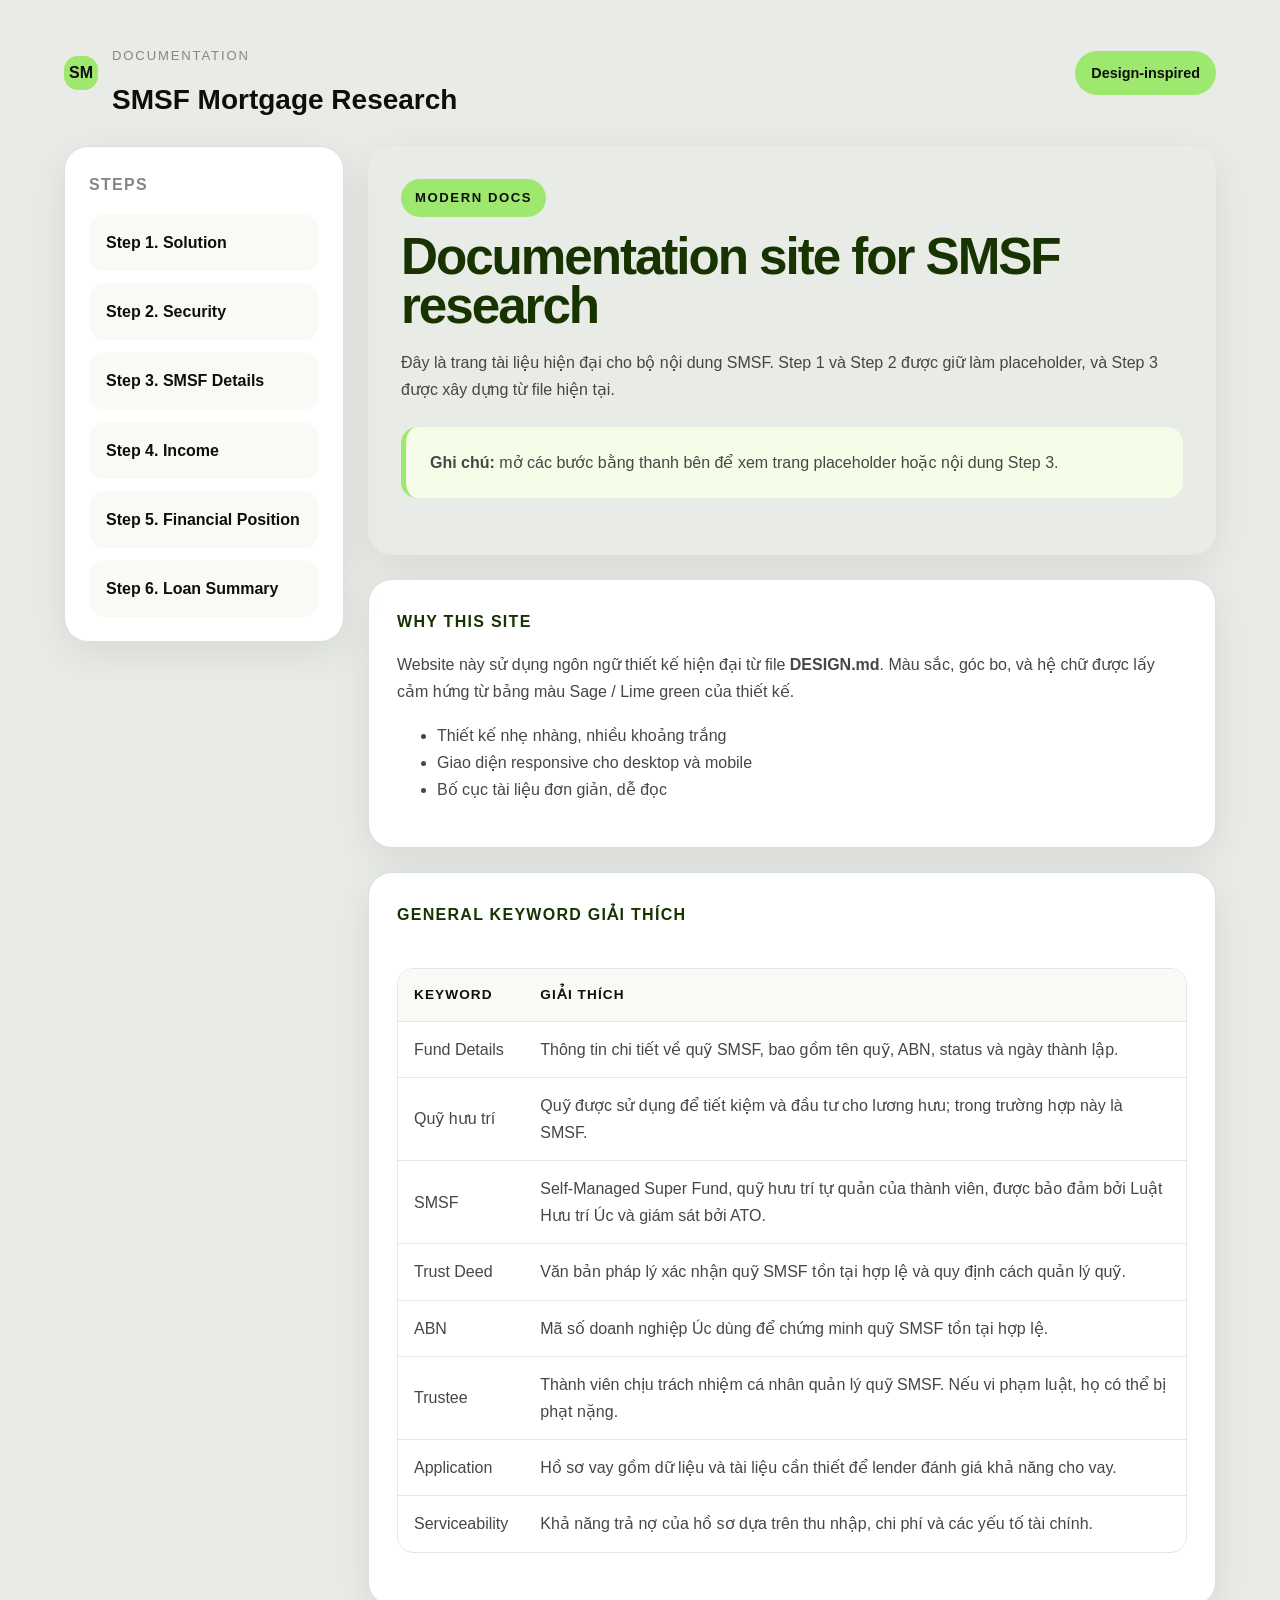
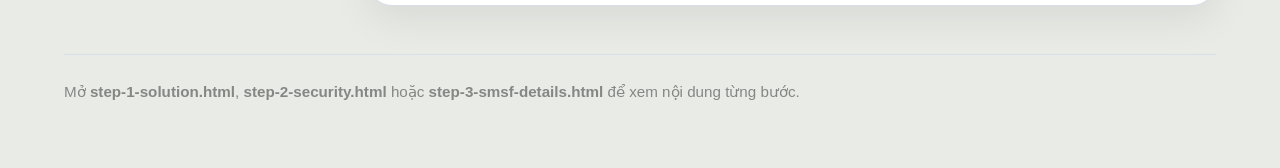
<file: docs/index.html>
<!DOCTYPE html>
<html lang="vi">
  <head>
    <meta charset="UTF-8" />
    <meta name="viewport" content="width=device-width, initial-scale=1.0" />
    <title>SMSF Documentation</title>
    <link rel="stylesheet" href="styles.css" />
  </head>
  <body>
    <div class="page-shell">
      <header class="site-header">
        <div class="brand">
          <mark>SM</mark>
          <div class="brand-title">
            <p class="eyebrow">Documentation</p>
            <h1>SMSF Mortgage Research</h1>
          </div>
        </div>
        <div class="badge">Design-inspired</div>
      </header>

      <div class="page-layout">
        <aside class="sidebar">
          <div class="sidebar-card">
            <h2>Steps</h2>
            <nav>
              <ul class="sidebar-list">
                <li><a href="step-1-solution.html">Step 1. Solution</a></li>
                <li><a href="step-2-security.html">Step 2. Security</a></li>
                <li><a href="step-3-smsf-details.html">Step 3. SMSF Details</a></li>
                <li><a href="step-4-income.html">Step 4. Income</a></li>
                <li><a href="step-5-financial-position.html">Step 5. Financial Position</a></li>
                <li><a href="step-6-loan-summary.html">Step 6. Loan Summary</a></li>
              </ul>
            </nav>
          </div>
        </aside>

        <section class="content">
          <article class="hero-card">
            <span class="eyebrow">Modern docs</span>
            <h1>Documentation site for SMSF research</h1>
            <p>
              Đây là trang tài liệu hiện đại cho bộ nội dung SMSF. Step 1 và Step 2 được giữ làm placeholder, và Step 3 được xây dựng từ file hiện tại.
            </p>
            <div class="callout">
              <strong>Ghi chú:</strong> mở các bước bằng thanh bên để xem trang placeholder hoặc nội dung Step 3.
            </div>
          </article>

          <section class="section-card">
            <h2>Why this site</h2>
            <p>
              Website này sử dụng ngôn ngữ thiết kế hiện đại từ file <strong>DESIGN.md</strong>. Màu sắc, góc bo, và hệ chữ được lấy cảm hứng từ bảng màu Sage / Lime green của thiết kế.
            </p>
            <ul>
              <li>Thiết kế nhẹ nhàng, nhiều khoảng trắng</li>
              <li>Giao diện responsive cho desktop và mobile</li>
              <li>Bố cục tài liệu đơn giản, dễ đọc</li>
            </ul>
          </section>

          <section class="section-card">
            <h2>General keyword giải thích</h2>
            <div class="table-wrap">
              <table>
                <thead>
                  <tr>
                    <th>Keyword</th>
                    <th>Giải thích</th>
                  </tr>
                </thead>
                <tbody>
                  <tr>
                    <td>Fund Details</td>
                    <td>Thông tin chi tiết về quỹ SMSF, bao gồm tên quỹ, ABN, status và ngày thành lập.</td>
                  </tr>
                  <tr>
                    <td>Quỹ hưu trí</td>
                    <td>Quỹ được sử dụng để tiết kiệm và đầu tư cho lương hưu; trong trường hợp này là SMSF.</td>
                  </tr>
                  <tr>
                    <td>SMSF</td>
                    <td>Self-Managed Super Fund, quỹ hưu trí tự quản của thành viên, được bảo đảm bởi Luật Hưu trí Úc và giám sát bởi ATO.</td>
                  </tr>
                  <tr>
                    <td>Trust Deed</td>
                    <td>Văn bản pháp lý xác nhận quỹ SMSF tồn tại hợp lệ và quy định cách quản lý quỹ.</td>
                  </tr>
                  <tr>
                    <td>ABN</td>
                    <td>Mã số doanh nghiệp Úc dùng để chứng minh quỹ SMSF tồn tại hợp lệ.</td>
                  </tr>
                  <tr>
                    <td>Trustee</td>
                    <td>Thành viên chịu trách nhiệm cá nhân quản lý quỹ SMSF. Nếu vi phạm luật, họ có thể bị phạt nặng.</td>
                  </tr>
                  <tr>
                    <td>Application</td>
                    <td>Hồ sơ vay gồm dữ liệu và tài liệu cần thiết để lender đánh giá khả năng cho vay.</td>
                  </tr>
                  <tr>
                    <td>Serviceability</td>
                    <td>Khả năng trả nợ của hồ sơ dựa trên thu nhập, chi phí và các yếu tố tài chính.</td>
                  </tr>
                </tbody>
              </table>
            </div>
          </section>
        </section>
      </div>

      <footer class="site-footer">
        Mở <strong>step-1-solution.html</strong>, <strong>step-2-security.html</strong> hoặc <strong>step-3-smsf-details.html</strong> để xem nội dung từng bước.
      </footer>
    </div>
    <script src="search.js"></script>
  </body>
</html>
</file>
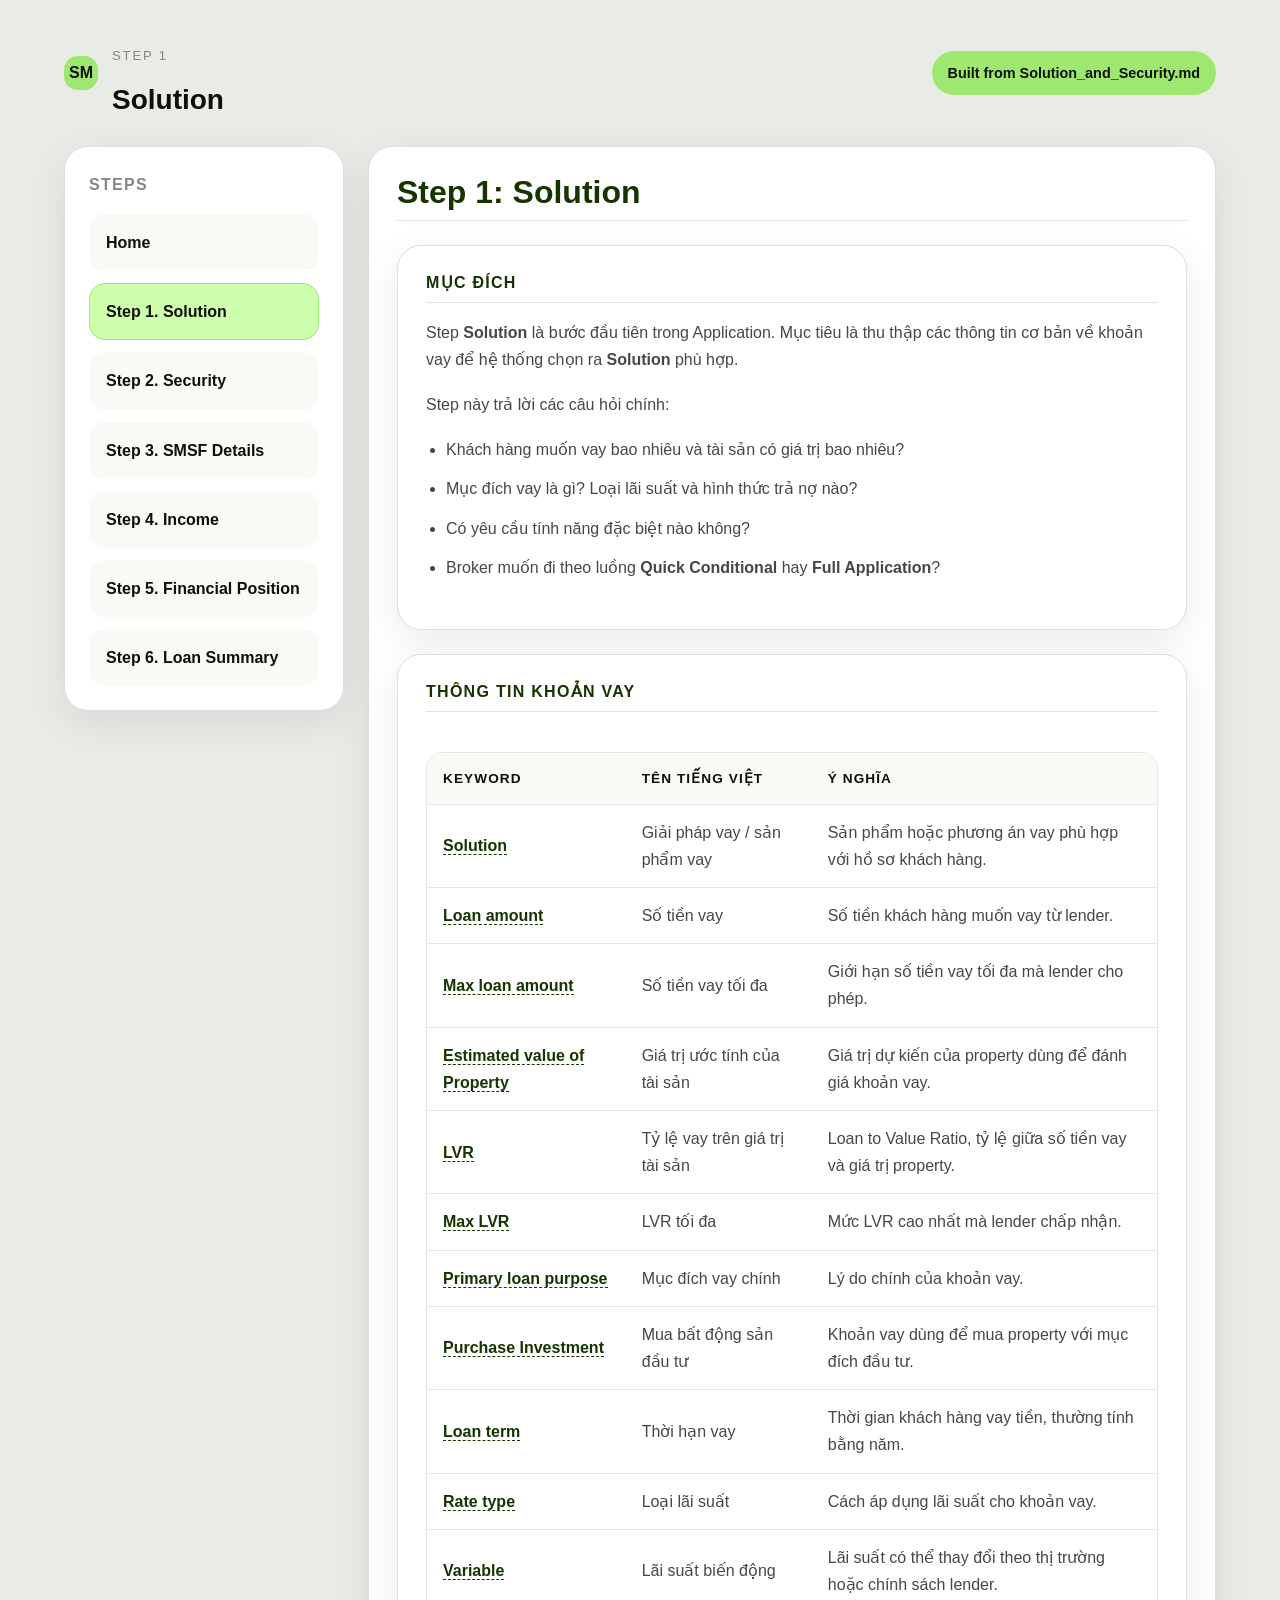
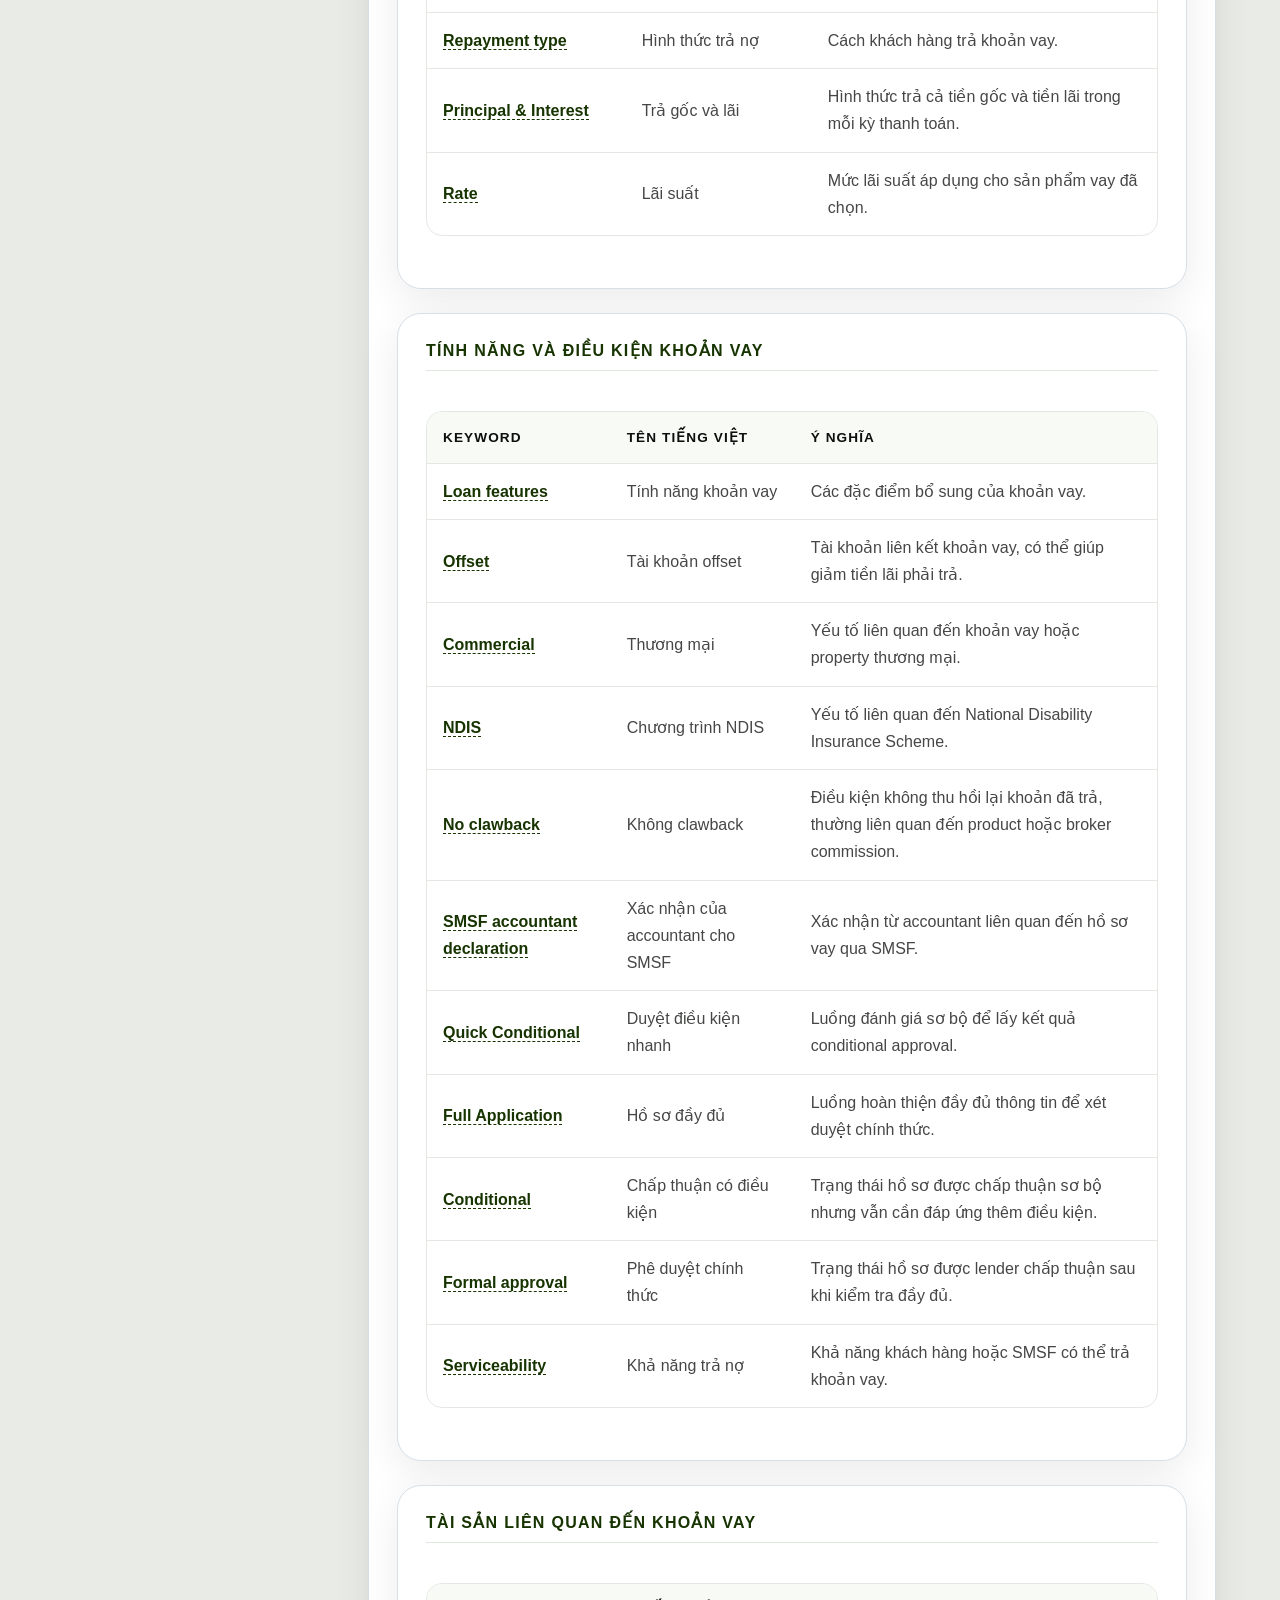
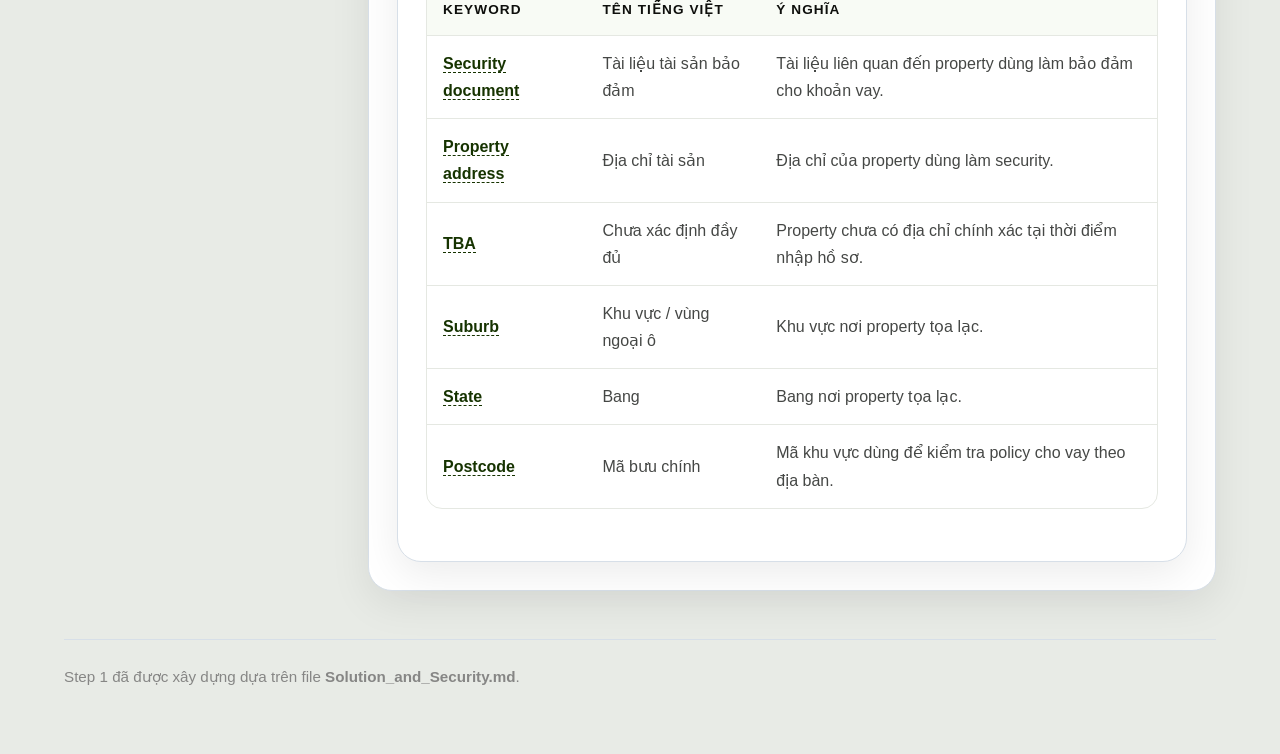
<file: docs/step-1-solution.html>
<!DOCTYPE html>
<html lang="vi">
  <head>
    <meta charset="UTF-8" />
    <meta name="viewport" content="width=device-width, initial-scale=1.0" />
    <title>Step 1. Solution</title>
    <link rel="stylesheet" href="styles.css" />
  </head>
  <body>
    <div class="page-shell">
      <header class="site-header">
        <div class="brand">
          <mark>SM</mark>
          <div class="brand-title">
            <p class="eyebrow">Step 1</p>
            <h1>Solution</h1>
          </div>
        </div>
        <div class="badge">Built from Solution_and_Security.md</div>
      </header>

      <div class="page-layout">
        <aside class="sidebar">
          <div class="sidebar-card">
            <h2>Steps</h2>
            <nav>
              <ul class="sidebar-list">
                <li><a href="index.html">Home</a></li>
                <li><a class="active" href="step-1-solution.html">Step 1. Solution</a></li>
                <li><a href="step-2-security.html">Step 2. Security</a></li>
                <li><a href="step-3-smsf-details.html">Step 3. SMSF Details</a></li>
                <li><a href="step-4-income.html">Step 4. Income</a></li>
                <li><a href="step-5-financial-position.html">Step 5. Financial Position</a></li>
                <li><a href="step-6-loan-summary.html">Step 6. Loan Summary</a></li>
              </ul>
            </nav>
          </div>
        </aside>

        <section class="content">
          <article class="content-card">
            <h2>Step 1: Solution</h2>

            <section class="section-card">
              <h2>Mục đích</h2>
              <p>Step <strong>Solution</strong> là bước đầu tiên trong Application. Mục tiêu là thu thập các thông tin cơ bản về khoản vay để hệ thống chọn ra <strong>Solution</strong> phù hợp.</p>
              <p>Step này trả lời các câu hỏi chính:</p>
              <ul>
                <li>Khách hàng muốn vay bao nhiêu và tài sản có giá trị bao nhiêu?</li>
                <li>Mục đích vay là gì? Loại lãi suất và hình thức trả nợ nào?</li>
                <li>Có yêu cầu tính năng đặc biệt nào không?</li>
                <li>Broker muốn đi theo luồng <strong>Quick Conditional</strong> hay <strong>Full Application</strong>?</li>
              </ul>
            </section>

            <section class="section-card">
              <h2>Thông tin khoản vay</h2>
              <div class="table-wrap">
                <table>
                  <thead>
                    <tr>
                      <th>Keyword</th>
                      <th>Tên tiếng Việt</th>
                      <th>Ý nghĩa</th>
                    </tr>
                  </thead>
                  <tbody>
                    <tr><td><strong>Solution</strong></td><td>Giải pháp vay / sản phẩm vay</td><td>Sản phẩm hoặc phương án vay phù hợp với hồ sơ khách hàng.</td></tr>
                    <tr><td><strong>Loan amount</strong></td><td>Số tiền vay</td><td>Số tiền khách hàng muốn vay từ lender.</td></tr>
                    <tr><td><strong>Max loan amount</strong></td><td>Số tiền vay tối đa</td><td>Giới hạn số tiền vay tối đa mà lender cho phép.</td></tr>
                    <tr><td><strong>Estimated value of Property</strong></td><td>Giá trị ước tính của tài sản</td><td>Giá trị dự kiến của property dùng để đánh giá khoản vay.</td></tr>
                    <tr><td><strong>LVR</strong></td><td>Tỷ lệ vay trên giá trị tài sản</td><td>Loan to Value Ratio, tỷ lệ giữa số tiền vay và giá trị property.</td></tr>
                    <tr><td><strong>Max LVR</strong></td><td>LVR tối đa</td><td>Mức LVR cao nhất mà lender chấp nhận.</td></tr>
                    <tr><td><strong>Primary loan purpose</strong></td><td>Mục đích vay chính</td><td>Lý do chính của khoản vay.</td></tr>
                    <tr><td><strong>Purchase Investment</strong></td><td>Mua bất động sản đầu tư</td><td>Khoản vay dùng để mua property với mục đích đầu tư.</td></tr>
                    <tr><td><strong>Loan term</strong></td><td>Thời hạn vay</td><td>Thời gian khách hàng vay tiền, thường tính bằng năm.</td></tr>
                    <tr><td><strong>Rate type</strong></td><td>Loại lãi suất</td><td>Cách áp dụng lãi suất cho khoản vay.</td></tr>
                    <tr><td><strong>Variable</strong></td><td>Lãi suất biến động</td><td>Lãi suất có thể thay đổi theo thị trường hoặc chính sách lender.</td></tr>
                    <tr><td><strong>Repayment type</strong></td><td>Hình thức trả nợ</td><td>Cách khách hàng trả khoản vay.</td></tr>
                    <tr><td><strong>Principal &amp; Interest</strong></td><td>Trả gốc và lãi</td><td>Hình thức trả cả tiền gốc và tiền lãi trong mỗi kỳ thanh toán.</td></tr>
                    <tr><td><strong>Rate</strong></td><td>Lãi suất</td><td>Mức lãi suất áp dụng cho sản phẩm vay đã chọn.</td></tr>
                  </tbody>
                </table>
              </div>
            </section>

            <section class="section-card">
              <h2>Tính năng và điều kiện khoản vay</h2>
              <div class="table-wrap">
                <table>
                  <thead>
                    <tr>
                      <th>Keyword</th>
                      <th>Tên tiếng Việt</th>
                      <th>Ý nghĩa</th>
                    </tr>
                  </thead>
                  <tbody>
                    <tr><td><strong>Loan features</strong></td><td>Tính năng khoản vay</td><td>Các đặc điểm bổ sung của khoản vay.</td></tr>
                    <tr><td><strong>Offset</strong></td><td>Tài khoản offset</td><td>Tài khoản liên kết khoản vay, có thể giúp giảm tiền lãi phải trả.</td></tr>
                    <tr><td><strong>Commercial</strong></td><td>Thương mại</td><td>Yếu tố liên quan đến khoản vay hoặc property thương mại.</td></tr>
                    <tr><td><strong>NDIS</strong></td><td>Chương trình NDIS</td><td>Yếu tố liên quan đến National Disability Insurance Scheme.</td></tr>
                    <tr><td><strong>No clawback</strong></td><td>Không clawback</td><td>Điều kiện không thu hồi lại khoản đã trả, thường liên quan đến product hoặc broker commission.</td></tr>
                    <tr><td><strong>SMSF accountant declaration</strong></td><td>Xác nhận của accountant cho SMSF</td><td>Xác nhận từ accountant liên quan đến hồ sơ vay qua SMSF.</td></tr>
                    <tr><td><strong>Quick Conditional</strong></td><td>Duyệt điều kiện nhanh</td><td>Luồng đánh giá sơ bộ để lấy kết quả conditional approval.</td></tr>
                    <tr><td><strong>Full Application</strong></td><td>Hồ sơ đầy đủ</td><td>Luồng hoàn thiện đầy đủ thông tin để xét duyệt chính thức.</td></tr>
                    <tr><td><strong>Conditional</strong></td><td>Chấp thuận có điều kiện</td><td>Trạng thái hồ sơ được chấp thuận sơ bộ nhưng vẫn cần đáp ứng thêm điều kiện.</td></tr>
                    <tr><td><strong>Formal approval</strong></td><td>Phê duyệt chính thức</td><td>Trạng thái hồ sơ được lender chấp thuận sau khi kiểm tra đầy đủ.</td></tr>
                    <tr><td><strong>Serviceability</strong></td><td>Khả năng trả nợ</td><td>Khả năng khách hàng hoặc SMSF có thể trả khoản vay.</td></tr>
                  </tbody>
                </table>
              </div>
            </section>

            <section class="section-card">
              <h2>Tài sản liên quan đến khoản vay</h2>
              <div class="table-wrap">
                <table>
                  <thead>
                    <tr>
                      <th>Keyword</th>
                      <th>Tên tiếng Việt</th>
                      <th>Ý nghĩa</th>
                    </tr>
                  </thead>
                  <tbody>
                    <tr><td><strong>Security document</strong></td><td>Tài liệu tài sản bảo đảm</td><td>Tài liệu liên quan đến property dùng làm bảo đảm cho khoản vay.</td></tr>
                    <tr><td><strong>Property address</strong></td><td>Địa chỉ tài sản</td><td>Địa chỉ của property dùng làm security.</td></tr>
                    <tr><td><strong>TBA</strong></td><td>Chưa xác định đầy đủ</td><td>Property chưa có địa chỉ chính xác tại thời điểm nhập hồ sơ.</td></tr>
                    <tr><td><strong>Suburb</strong></td><td>Khu vực / vùng ngoại ô</td><td>Khu vực nơi property tọa lạc.</td></tr>
                    <tr><td><strong>State</strong></td><td>Bang</td><td>Bang nơi property tọa lạc.</td></tr>
                    <tr><td><strong>Postcode</strong></td><td>Mã bưu chính</td><td>Mã khu vực dùng để kiểm tra policy cho vay theo địa bàn.</td></tr>
                  </tbody>
                </table>
              </div>
            </section>
          </article>
        </section>
      </div>

      <footer class="site-footer">
        Step 1 đã được xây dựng dựa trên file <strong>Solution_and_Security.md</strong>.
      </footer>
    </div>
    <script src="search.js"></script>
  </body>
</html>
</file>
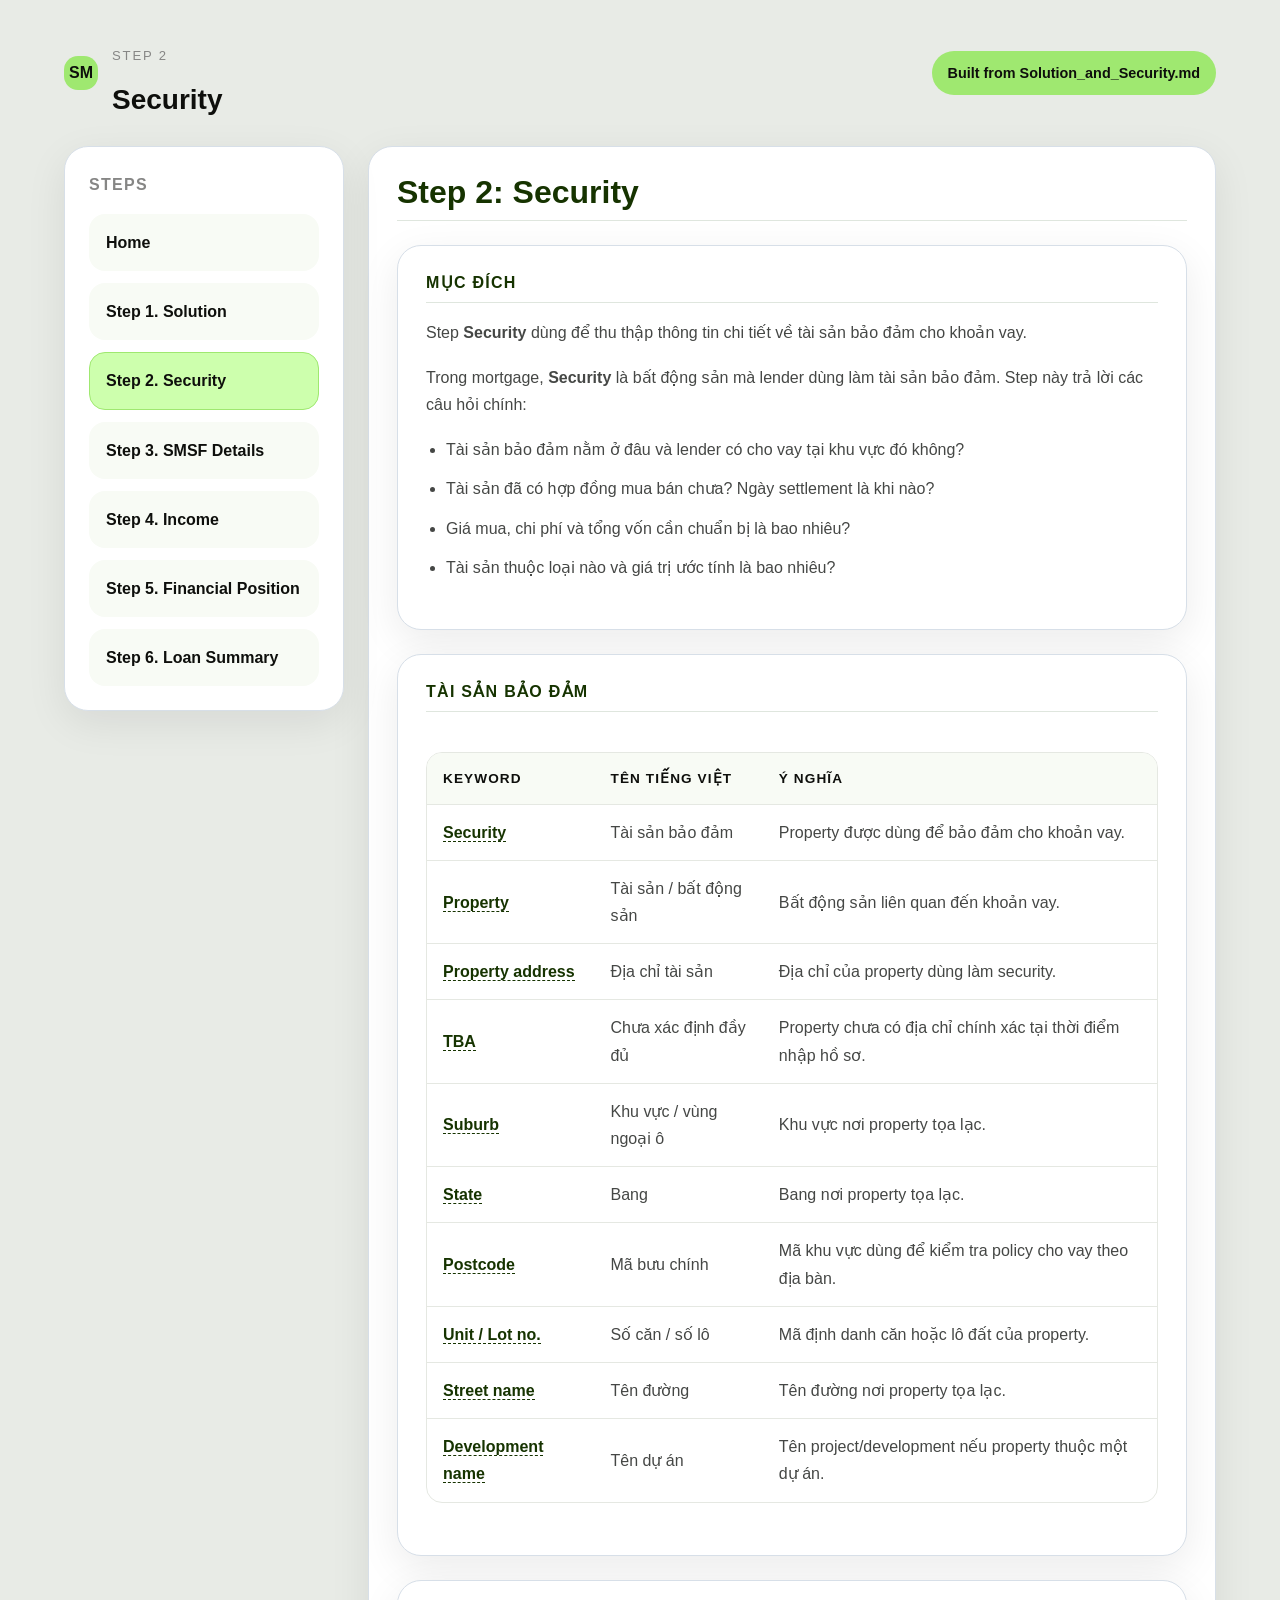
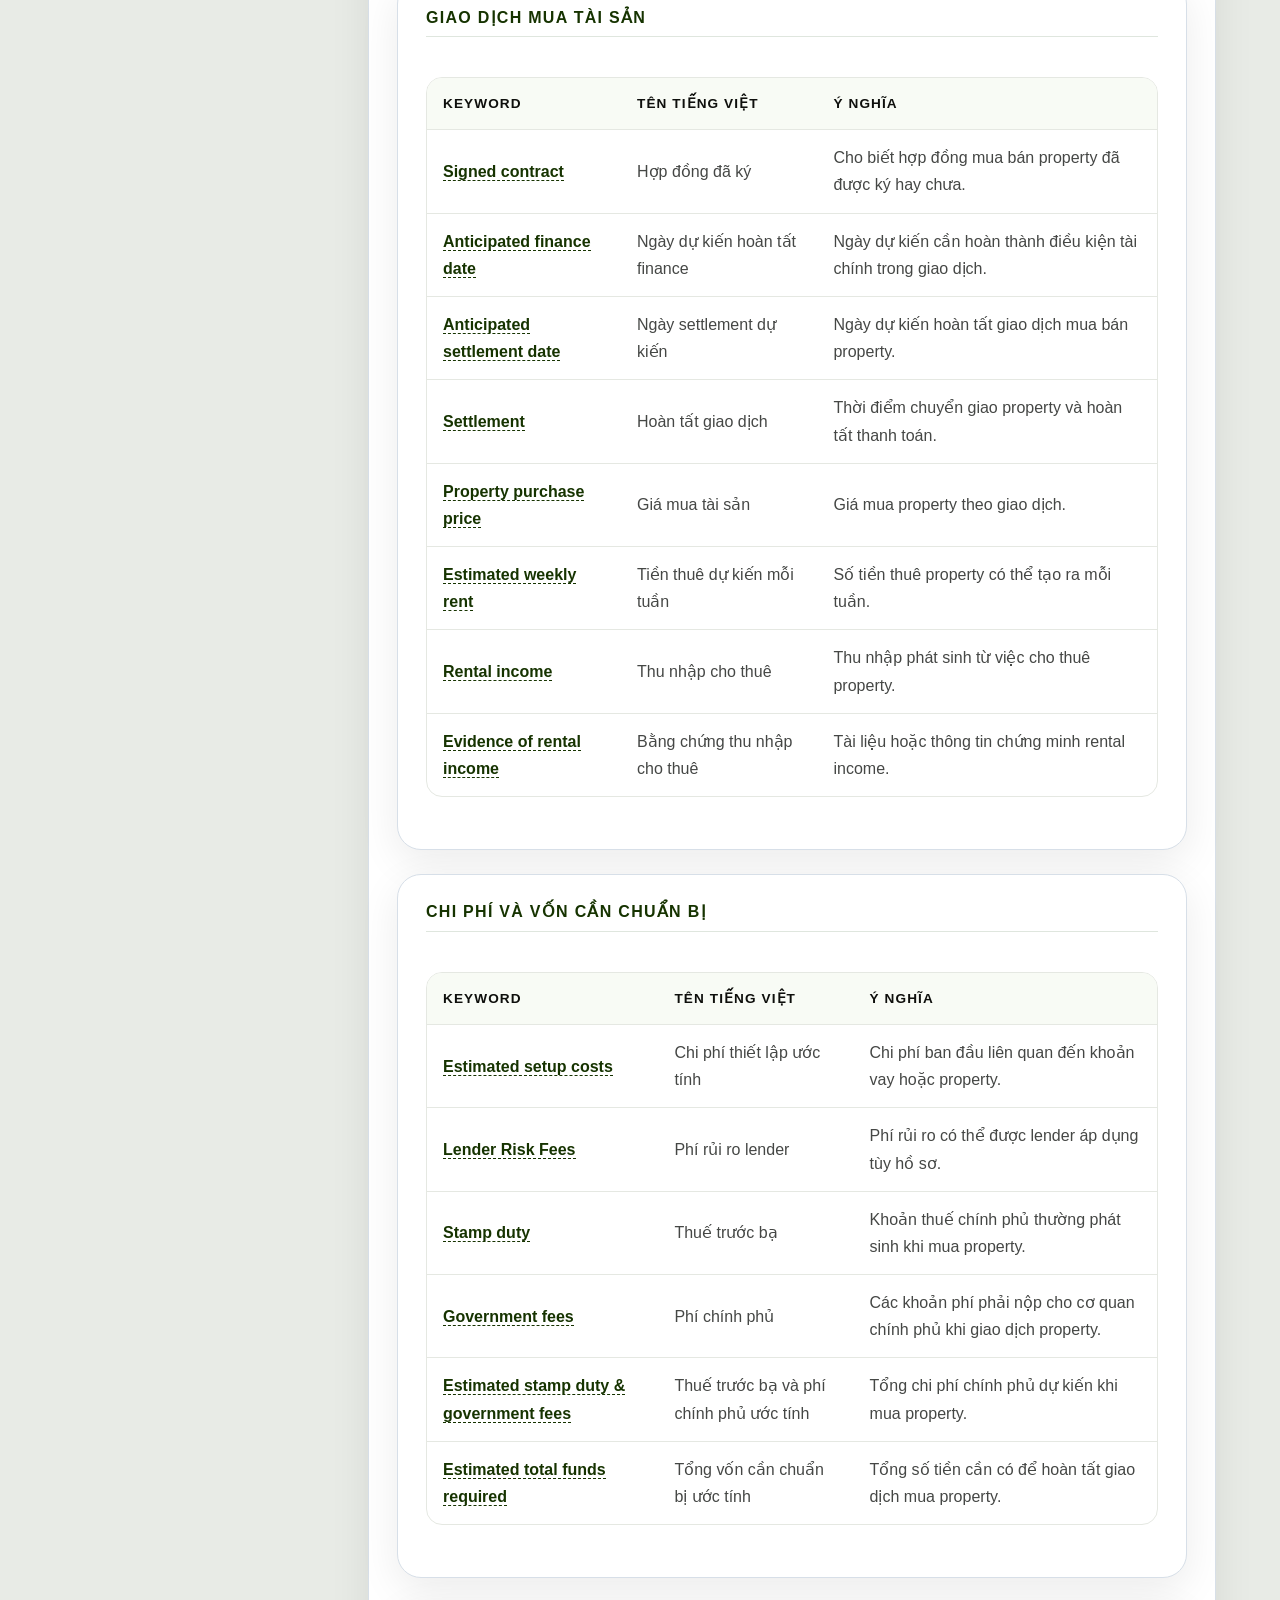
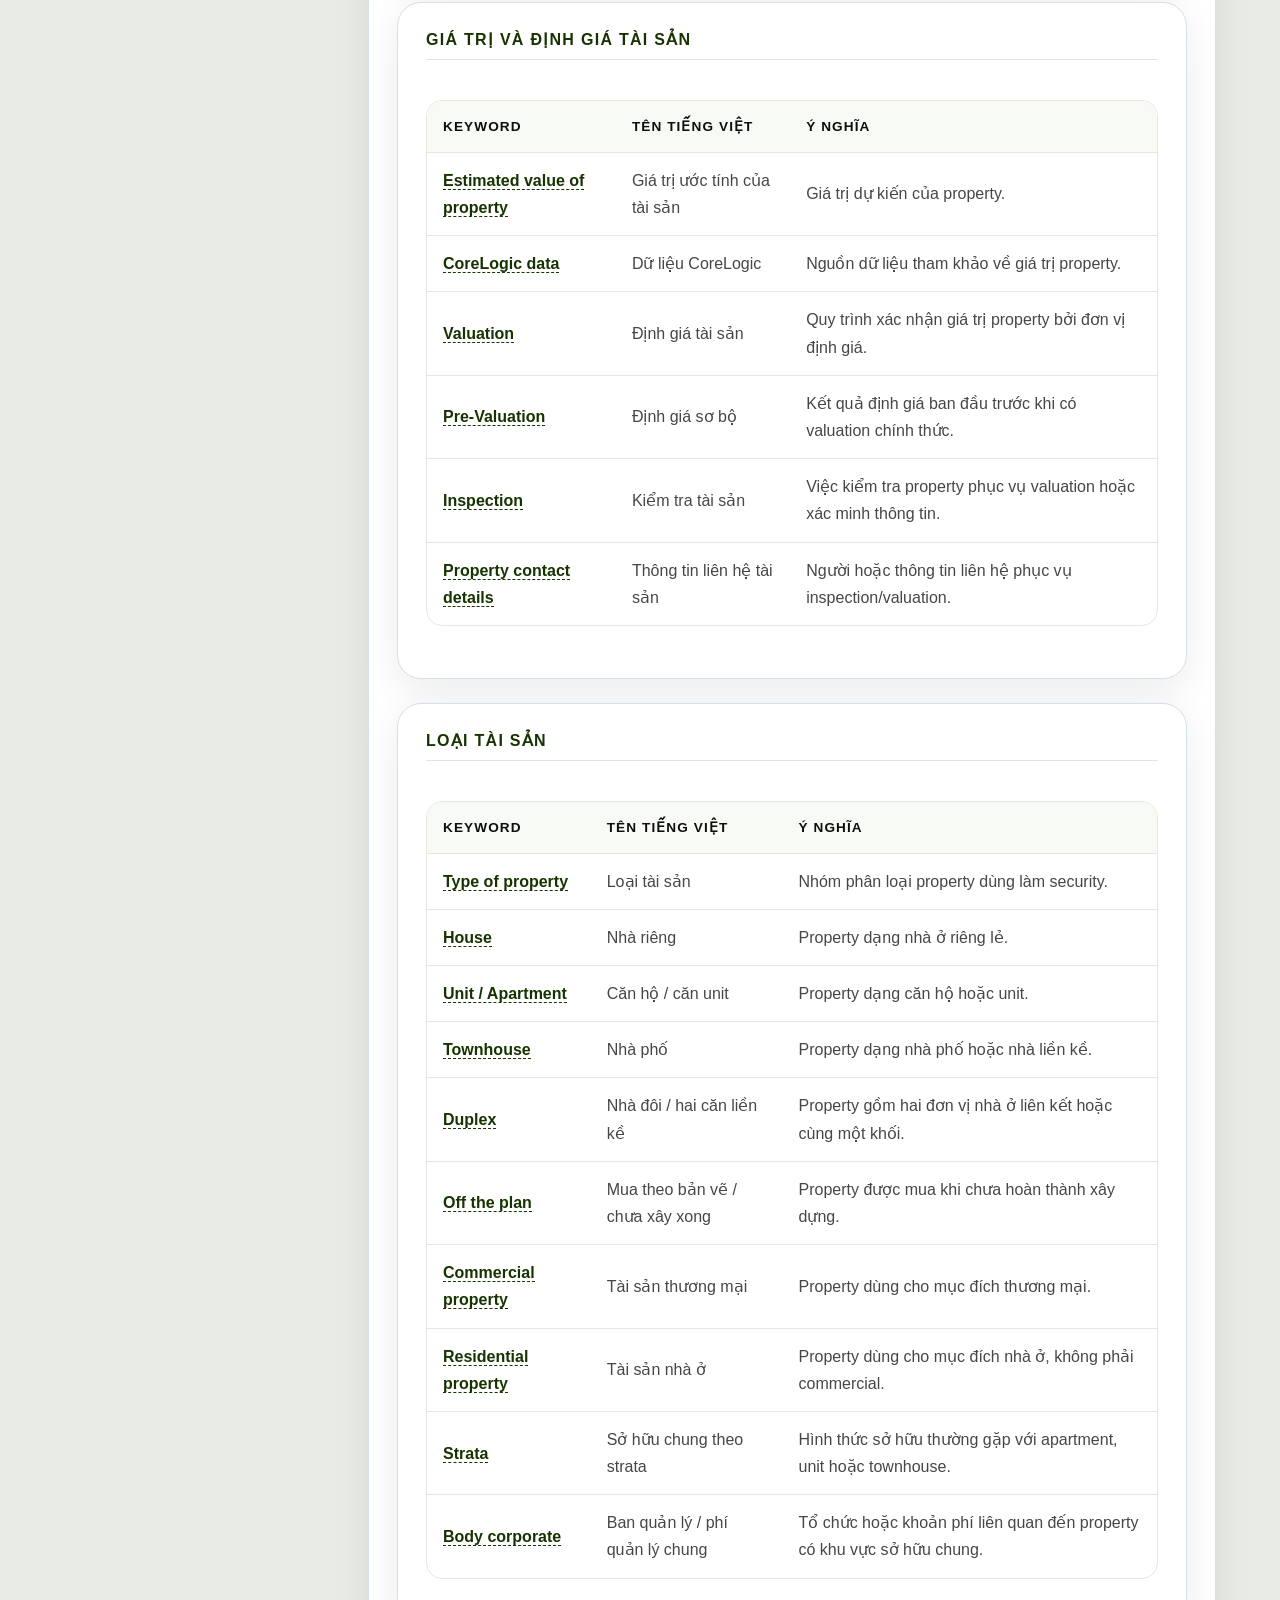
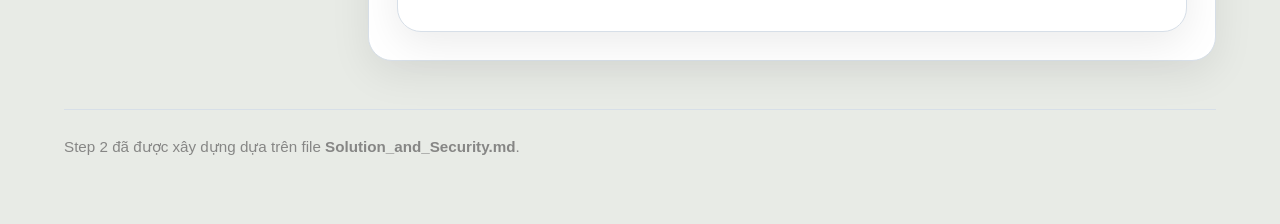
<file: docs/step-2-security.html>
<!DOCTYPE html>
<html lang="vi">
  <head>
    <meta charset="UTF-8" />
    <meta name="viewport" content="width=device-width, initial-scale=1.0" />
    <title>Step 2. Security</title>
    <link rel="stylesheet" href="styles.css" />
  </head>
  <body>
    <div class="page-shell">
      <header class="site-header">
        <div class="brand">
          <mark>SM</mark>
          <div class="brand-title">
            <p class="eyebrow">Step 2</p>
            <h1>Security</h1>
          </div>
        </div>
        <div class="badge">Built from Solution_and_Security.md</div>
      </header>

      <div class="page-layout">
        <aside class="sidebar">
          <div class="sidebar-card">
            <h2>Steps</h2>
            <nav>
              <ul class="sidebar-list">
                <li><a href="index.html">Home</a></li>
                <li><a href="step-1-solution.html">Step 1. Solution</a></li>
                <li><a class="active" href="step-2-security.html">Step 2. Security</a></li>
                <li><a href="step-3-smsf-details.html">Step 3. SMSF Details</a></li>
                <li><a href="step-4-income.html">Step 4. Income</a></li>
                <li><a href="step-5-financial-position.html">Step 5. Financial Position</a></li>
                <li><a href="step-6-loan-summary.html">Step 6. Loan Summary</a></li>
              </ul>
            </nav>
          </div>
        </aside>

        <section class="content">
          <article class="content-card">
            <h2>Step 2: Security</h2>

            <section class="section-card">
              <h2>Mục đích</h2>
              <p>Step <strong>Security</strong> dùng để thu thập thông tin chi tiết về tài sản bảo đảm cho khoản vay.</p>
              <p>Trong mortgage, <strong>Security</strong> là bất động sản mà lender dùng làm tài sản bảo đảm. Step này trả lời các câu hỏi chính:</p>
              <ul>
                <li>Tài sản bảo đảm nằm ở đâu và lender có cho vay tại khu vực đó không?</li>
                <li>Tài sản đã có hợp đồng mua bán chưa? Ngày settlement là khi nào?</li>
                <li>Giá mua, chi phí và tổng vốn cần chuẩn bị là bao nhiêu?</li>
                <li>Tài sản thuộc loại nào và giá trị ước tính là bao nhiêu?</li>
              </ul>
            </section>

            <section class="section-card">
              <h2>Tài sản bảo đảm</h2>
              <div class="table-wrap">
                <table>
                  <thead>
                    <tr>
                      <th>Keyword</th>
                      <th>Tên tiếng Việt</th>
                      <th>Ý nghĩa</th>
                    </tr>
                  </thead>
                  <tbody>
                    <tr><td><strong>Security</strong></td><td>Tài sản bảo đảm</td><td>Property được dùng để bảo đảm cho khoản vay.</td></tr>
                    <tr><td><strong>Property</strong></td><td>Tài sản / bất động sản</td><td>Bất động sản liên quan đến khoản vay.</td></tr>
                    <tr><td><strong>Property address</strong></td><td>Địa chỉ tài sản</td><td>Địa chỉ của property dùng làm security.</td></tr>
                    <tr><td><strong>TBA</strong></td><td>Chưa xác định đầy đủ</td><td>Property chưa có địa chỉ chính xác tại thời điểm nhập hồ sơ.</td></tr>
                    <tr><td><strong>Suburb</strong></td><td>Khu vực / vùng ngoại ô</td><td>Khu vực nơi property tọa lạc.</td></tr>
                    <tr><td><strong>State</strong></td><td>Bang</td><td>Bang nơi property tọa lạc.</td></tr>
                    <tr><td><strong>Postcode</strong></td><td>Mã bưu chính</td><td>Mã khu vực dùng để kiểm tra policy cho vay theo địa bàn.</td></tr>
                    <tr><td><strong>Unit / Lot no.</strong></td><td>Số căn / số lô</td><td>Mã định danh căn hoặc lô đất của property.</td></tr>
                    <tr><td><strong>Street name</strong></td><td>Tên đường</td><td>Tên đường nơi property tọa lạc.</td></tr>
                    <tr><td><strong>Development name</strong></td><td>Tên dự án</td><td>Tên project/development nếu property thuộc một dự án.</td></tr>
                  </tbody>
                </table>
              </div>
            </section>

            <section class="section-card">
              <h2>Giao dịch mua tài sản</h2>
              <div class="table-wrap">
                <table>
                  <thead>
                    <tr>
                      <th>Keyword</th>
                      <th>Tên tiếng Việt</th>
                      <th>Ý nghĩa</th>
                    </tr>
                  </thead>
                  <tbody>
                    <tr><td><strong>Signed contract</strong></td><td>Hợp đồng đã ký</td><td>Cho biết hợp đồng mua bán property đã được ký hay chưa.</td></tr>
                    <tr><td><strong>Anticipated finance date</strong></td><td>Ngày dự kiến hoàn tất finance</td><td>Ngày dự kiến cần hoàn thành điều kiện tài chính trong giao dịch.</td></tr>
                    <tr><td><strong>Anticipated settlement date</strong></td><td>Ngày settlement dự kiến</td><td>Ngày dự kiến hoàn tất giao dịch mua bán property.</td></tr>
                    <tr><td><strong>Settlement</strong></td><td>Hoàn tất giao dịch</td><td>Thời điểm chuyển giao property và hoàn tất thanh toán.</td></tr>
                    <tr><td><strong>Property purchase price</strong></td><td>Giá mua tài sản</td><td>Giá mua property theo giao dịch.</td></tr>
                    <tr><td><strong>Estimated weekly rent</strong></td><td>Tiền thuê dự kiến mỗi tuần</td><td>Số tiền thuê property có thể tạo ra mỗi tuần.</td></tr>
                    <tr><td><strong>Rental income</strong></td><td>Thu nhập cho thuê</td><td>Thu nhập phát sinh từ việc cho thuê property.</td></tr>
                    <tr><td><strong>Evidence of rental income</strong></td><td>Bằng chứng thu nhập cho thuê</td><td>Tài liệu hoặc thông tin chứng minh rental income.</td></tr>
                  </tbody>
                </table>
              </div>
            </section>

            <section class="section-card">
              <h2>Chi phí và vốn cần chuẩn bị</h2>
              <div class="table-wrap">
                <table>
                  <thead>
                    <tr>
                      <th>Keyword</th>
                      <th>Tên tiếng Việt</th>
                      <th>Ý nghĩa</th>
                    </tr>
                  </thead>
                  <tbody>
                    <tr><td><strong>Estimated setup costs</strong></td><td>Chi phí thiết lập ước tính</td><td>Chi phí ban đầu liên quan đến khoản vay hoặc property.</td></tr>
                    <tr><td><strong>Lender Risk Fees</strong></td><td>Phí rủi ro lender</td><td>Phí rủi ro có thể được lender áp dụng tùy hồ sơ.</td></tr>
                    <tr><td><strong>Stamp duty</strong></td><td>Thuế trước bạ</td><td>Khoản thuế chính phủ thường phát sinh khi mua property.</td></tr>
                    <tr><td><strong>Government fees</strong></td><td>Phí chính phủ</td><td>Các khoản phí phải nộp cho cơ quan chính phủ khi giao dịch property.</td></tr>
                    <tr><td><strong>Estimated stamp duty &amp; government fees</strong></td><td>Thuế trước bạ và phí chính phủ ước tính</td><td>Tổng chi phí chính phủ dự kiến khi mua property.</td></tr>
                    <tr><td><strong>Estimated total funds required</strong></td><td>Tổng vốn cần chuẩn bị ước tính</td><td>Tổng số tiền cần có để hoàn tất giao dịch mua property.</td></tr>
                  </tbody>
                </table>
              </div>
            </section>

            <section class="section-card">
              <h2>Giá trị và định giá tài sản</h2>
              <div class="table-wrap">
                <table>
                  <thead>
                    <tr>
                      <th>Keyword</th>
                      <th>Tên tiếng Việt</th>
                      <th>Ý nghĩa</th>
                    </tr>
                  </thead>
                  <tbody>
                    <tr><td><strong>Estimated value of property</strong></td><td>Giá trị ước tính của tài sản</td><td>Giá trị dự kiến của property.</td></tr>
                    <tr><td><strong>CoreLogic data</strong></td><td>Dữ liệu CoreLogic</td><td>Nguồn dữ liệu tham khảo về giá trị property.</td></tr>
                    <tr><td><strong>Valuation</strong></td><td>Định giá tài sản</td><td>Quy trình xác nhận giá trị property bởi đơn vị định giá.</td></tr>
                    <tr><td><strong>Pre-Valuation</strong></td><td>Định giá sơ bộ</td><td>Kết quả định giá ban đầu trước khi có valuation chính thức.</td></tr>
                    <tr><td><strong>Inspection</strong></td><td>Kiểm tra tài sản</td><td>Việc kiểm tra property phục vụ valuation hoặc xác minh thông tin.</td></tr>
                    <tr><td><strong>Property contact details</strong></td><td>Thông tin liên hệ tài sản</td><td>Người hoặc thông tin liên hệ phục vụ inspection/valuation.</td></tr>
                  </tbody>
                </table>
              </div>
            </section>

            <section class="section-card">
              <h2>Loại tài sản</h2>
              <div class="table-wrap">
                <table>
                  <thead>
                    <tr>
                      <th>Keyword</th>
                      <th>Tên tiếng Việt</th>
                      <th>Ý nghĩa</th>
                    </tr>
                  </thead>
                  <tbody>
                    <tr><td><strong>Type of property</strong></td><td>Loại tài sản</td><td>Nhóm phân loại property dùng làm security.</td></tr>
                    <tr><td><strong>House</strong></td><td>Nhà riêng</td><td>Property dạng nhà ở riêng lẻ.</td></tr>
                    <tr><td><strong>Unit / Apartment</strong></td><td>Căn hộ / căn unit</td><td>Property dạng căn hộ hoặc unit.</td></tr>
                    <tr><td><strong>Townhouse</strong></td><td>Nhà phố</td><td>Property dạng nhà phố hoặc nhà liền kề.</td></tr>
                    <tr><td><strong>Duplex</strong></td><td>Nhà đôi / hai căn liền kề</td><td>Property gồm hai đơn vị nhà ở liên kết hoặc cùng một khối.</td></tr>
                    <tr><td><strong>Off the plan</strong></td><td>Mua theo bản vẽ / chưa xây xong</td><td>Property được mua khi chưa hoàn thành xây dựng.</td></tr>
                    <tr><td><strong>Commercial property</strong></td><td>Tài sản thương mại</td><td>Property dùng cho mục đích thương mại.</td></tr>
                    <tr><td><strong>Residential property</strong></td><td>Tài sản nhà ở</td><td>Property dùng cho mục đích nhà ở, không phải commercial.</td></tr>
                    <tr><td><strong>Strata</strong></td><td>Sở hữu chung theo strata</td><td>Hình thức sở hữu thường gặp với apartment, unit hoặc townhouse.</td></tr>
                    <tr><td><strong>Body corporate</strong></td><td>Ban quản lý / phí quản lý chung</td><td>Tổ chức hoặc khoản phí liên quan đến property có khu vực sở hữu chung.</td></tr>
                  </tbody>
                </table>
              </div>
            </section>
          </article>
        </section>
      </div>

      <footer class="site-footer">
        Step 2 đã được xây dựng dựa trên file <strong>Solution_and_Security.md</strong>.
      </footer>
    </div>
    <script src="search.js"></script>
  </body>
</html>
</file>
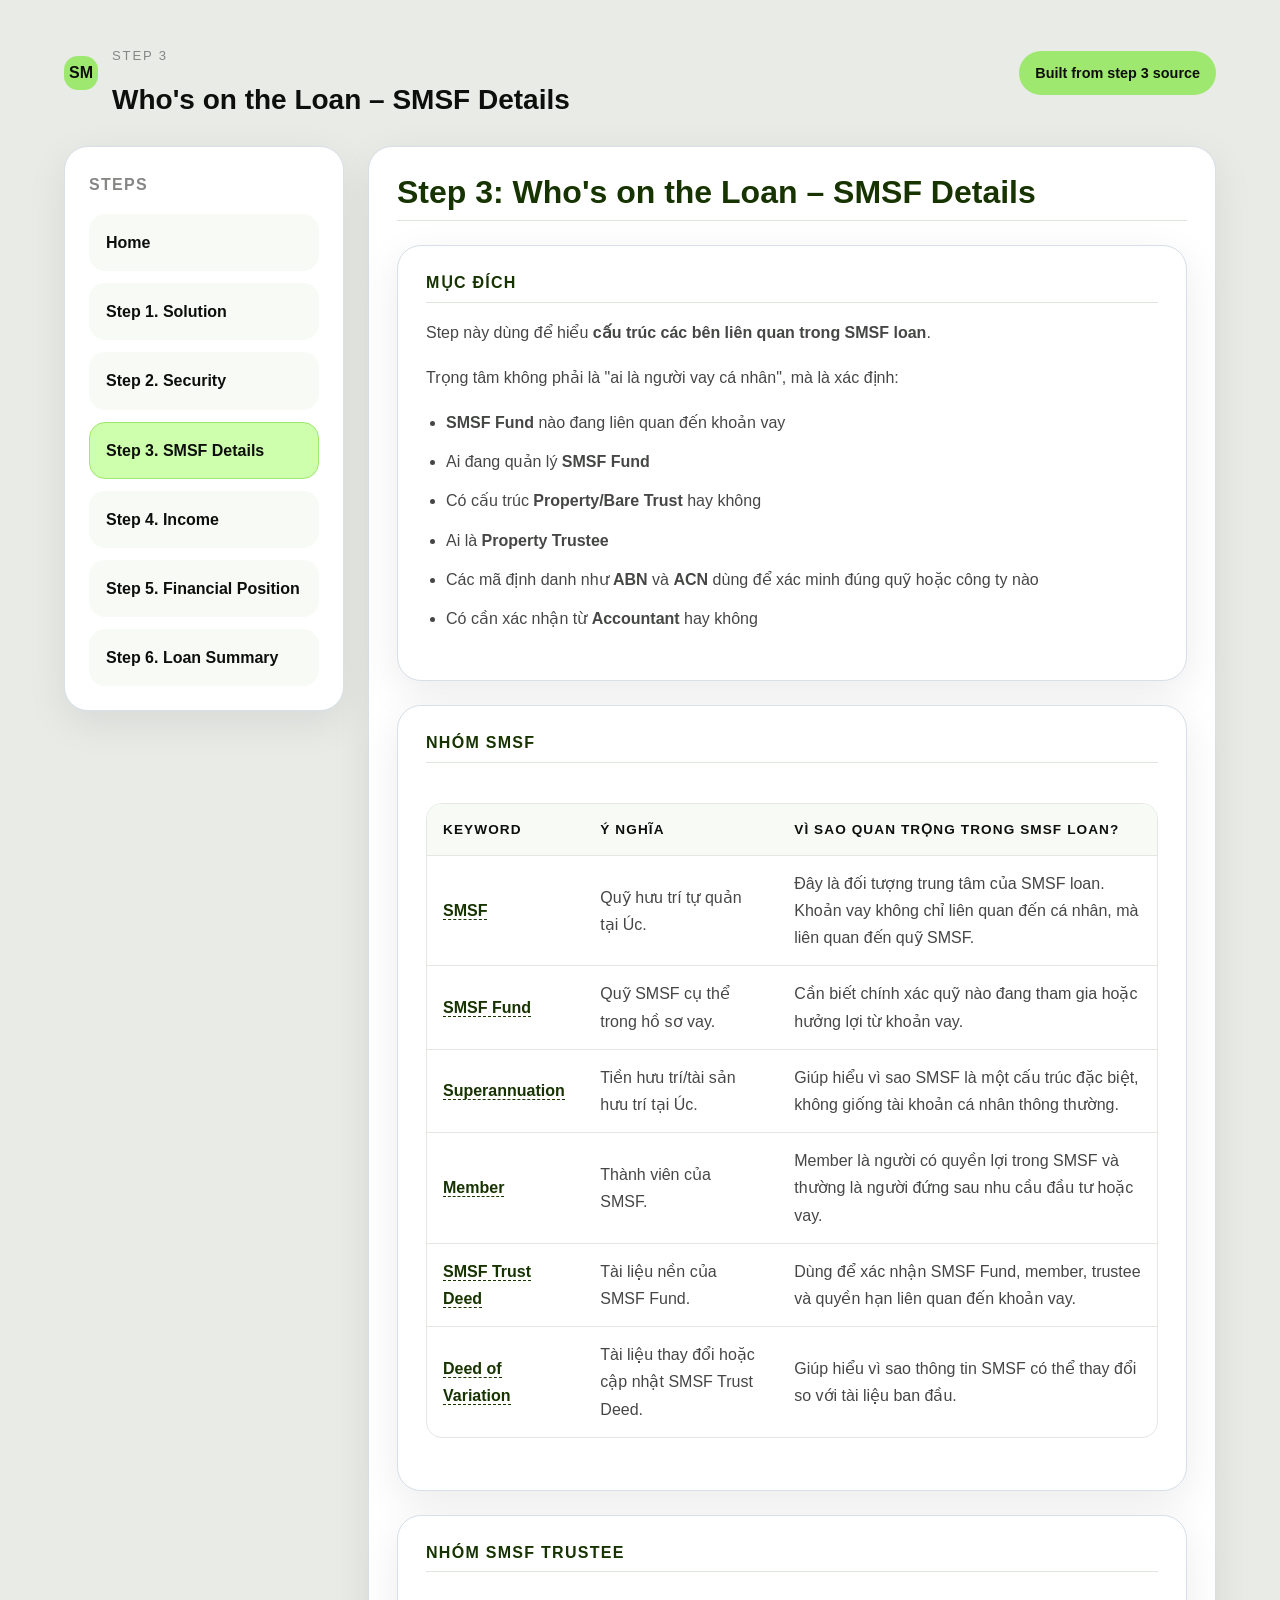
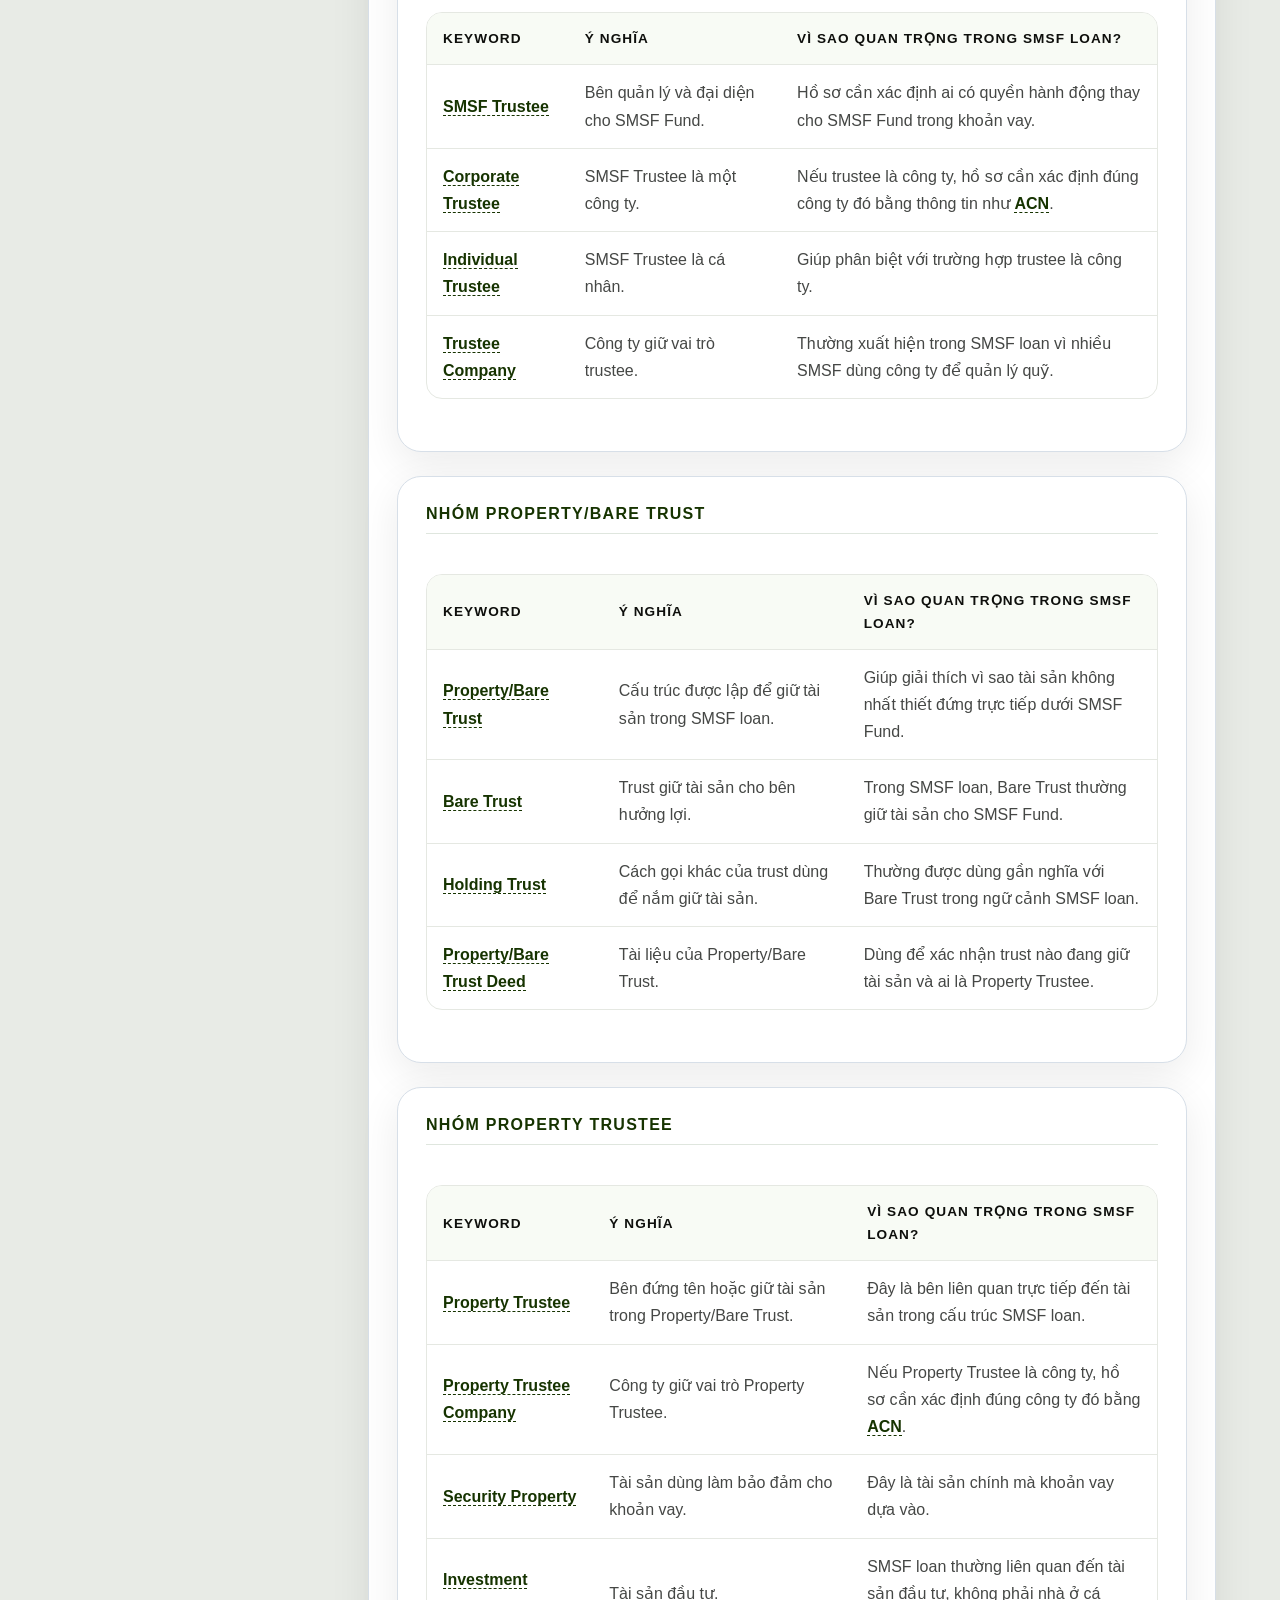
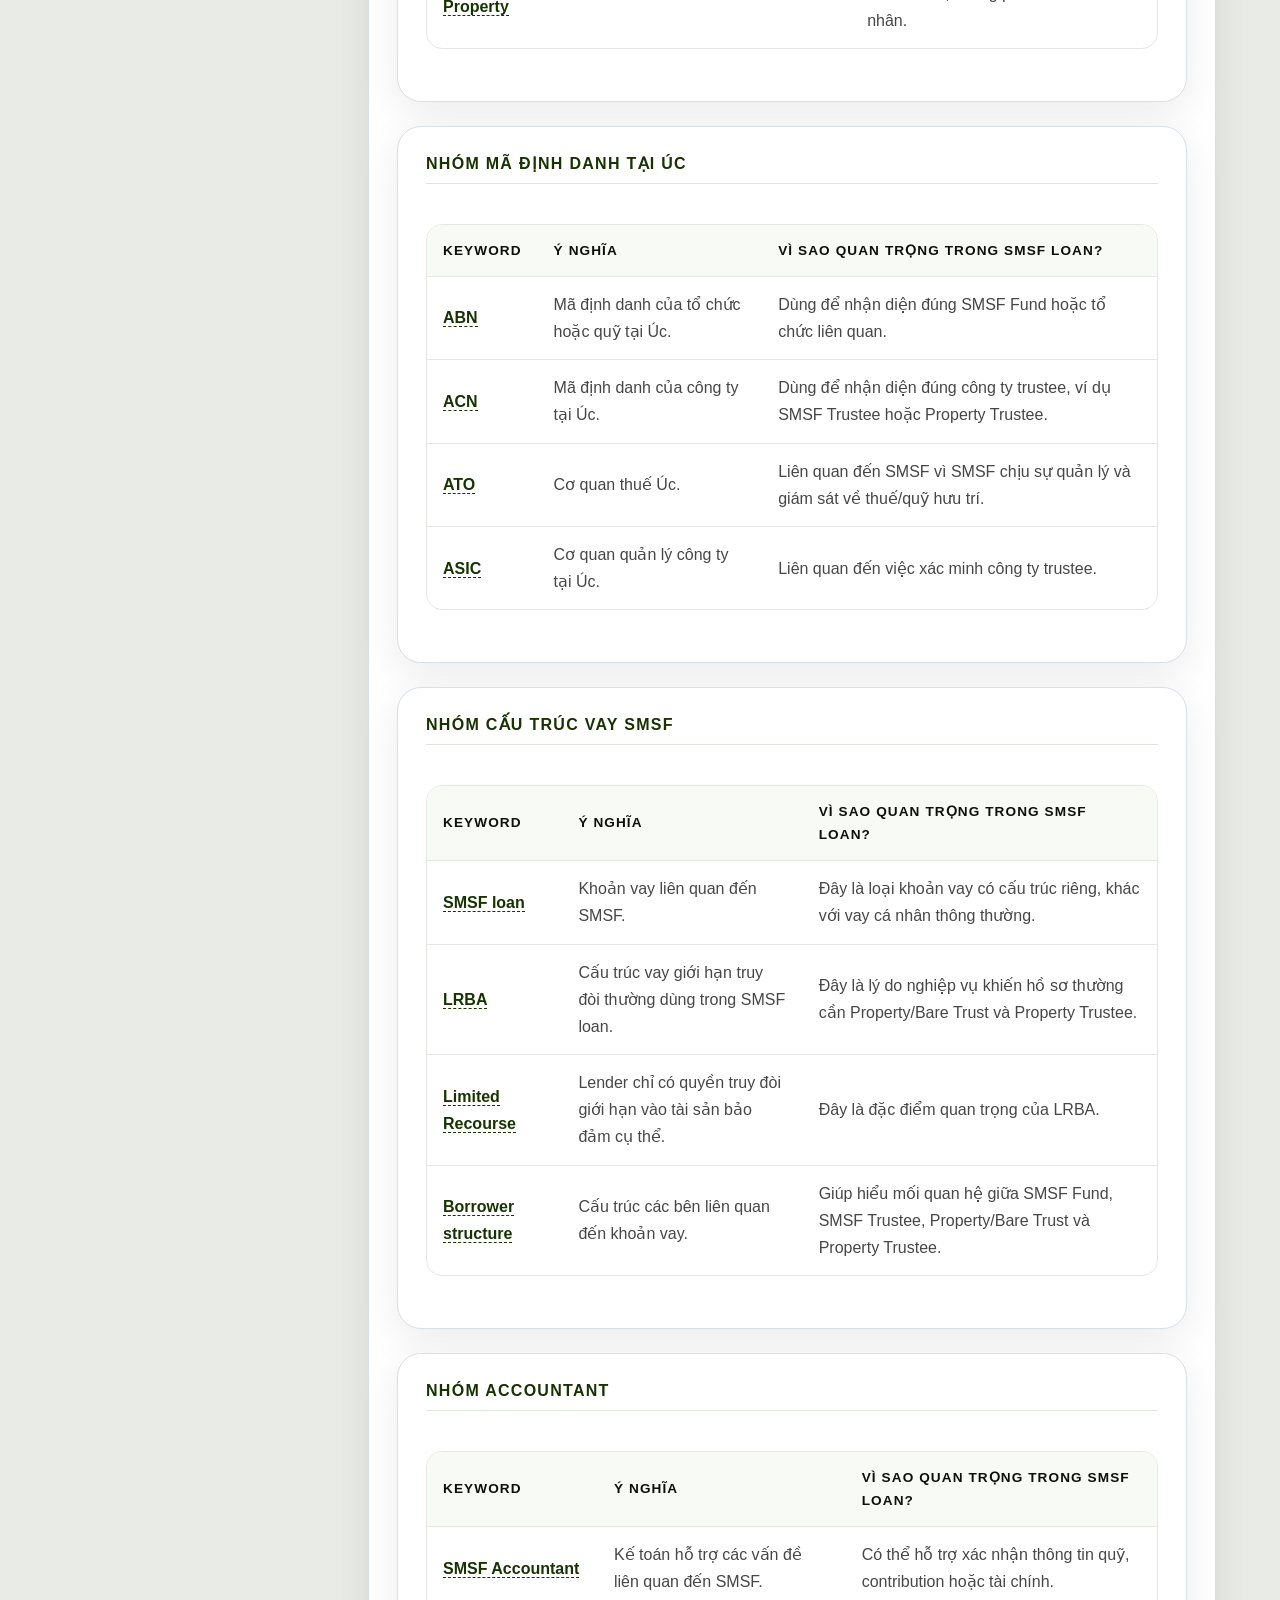
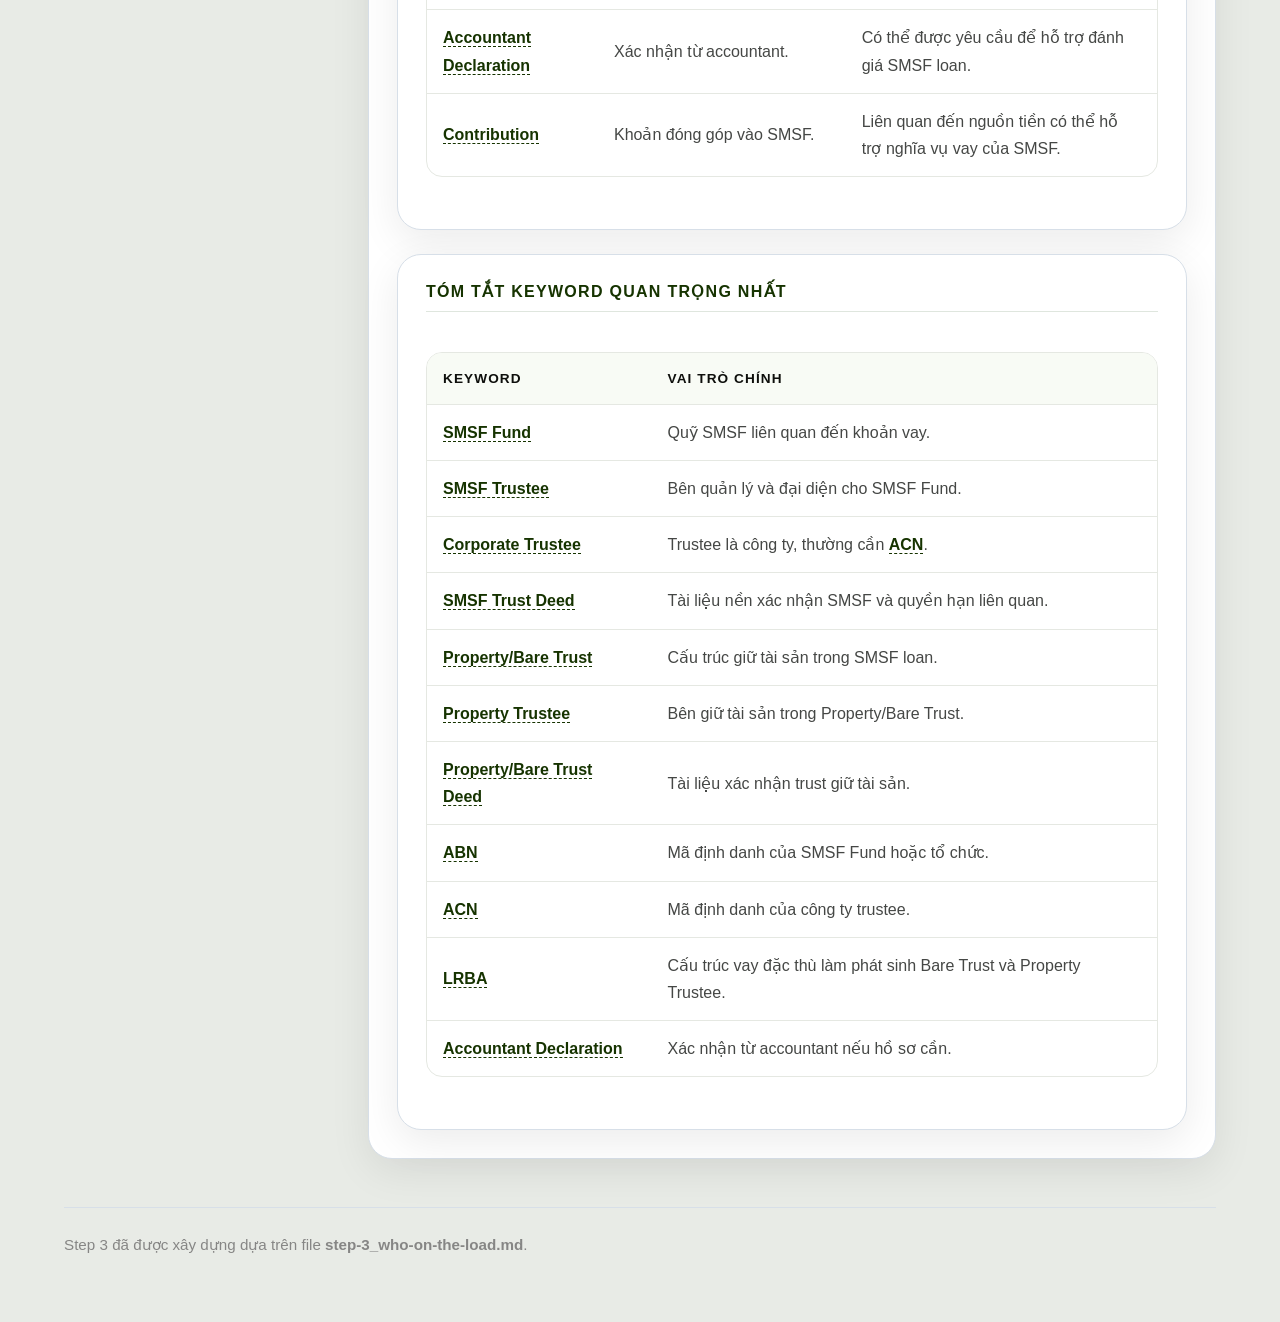
<file: docs/step-3-smsf-details.html>
<!DOCTYPE html>
<html lang="vi">
  <head>
    <meta charset="UTF-8" />
    <meta name="viewport" content="width=device-width, initial-scale=1.0" />
    <title>Step 3: Who's on the Loan – SMSF Details</title>
    <link rel="stylesheet" href="styles.css" />
  </head>
  <body>
    <div class="page-shell">
      <header class="site-header">
        <div class="brand">
          <mark>SM</mark>
          <div class="brand-title">
            <p class="eyebrow">Step 3</p>
            <h1>Who's on the Loan – SMSF Details</h1>
          </div>
        </div>
        <div class="badge">Built from step 3 source</div>
      </header>

      <div class="page-layout">
        <aside class="sidebar">
          <div class="sidebar-card">
            <h2>Steps</h2>
            <nav>
              <ul class="sidebar-list">
                <li><a href="index.html">Home</a></li>
                <li><a href="step-1-solution.html">Step 1. Solution</a></li>
                <li><a href="step-2-security.html">Step 2. Security</a></li>
                <li><a class="active" href="step-3-smsf-details.html">Step 3. SMSF Details</a></li>
                <li><a href="step-4-income.html">Step 4. Income</a></li>
                <li><a href="step-5-financial-position.html">Step 5. Financial Position</a></li>
                <li><a href="step-6-loan-summary.html">Step 6. Loan Summary</a></li>
              </ul>
            </nav>
          </div>
        </aside>

        <section class="content">
          <article class="content-card">
            <h2>Step 3: Who's on the Loan – SMSF Details</h2>

            <section class="section-card">
              <h2>Mục đích</h2>
              <p>Step này dùng để hiểu <strong>cấu trúc các bên liên quan trong SMSF loan</strong>.</p>
              <p>Trọng tâm không phải là "ai là người vay cá nhân", mà là xác định:</p>
              <ul>
                <li><strong>SMSF Fund</strong> nào đang liên quan đến khoản vay</li>
                <li>Ai đang quản lý <strong>SMSF Fund</strong></li>
                <li>Có cấu trúc <strong>Property/Bare Trust</strong> hay không</li>
                <li>Ai là <strong>Property Trustee</strong></li>
                <li>Các mã định danh như <strong>ABN</strong> và <strong>ACN</strong> dùng để xác minh đúng quỹ hoặc công ty nào</li>
                <li>Có cần xác nhận từ <strong>Accountant</strong> hay không</li>
              </ul>
            </section>

            <section class="section-card">
              <h2>Nhóm SMSF</h2>
              <div class="table-wrap">
                <table>
                  <thead>
                    <tr>
                      <th>Keyword</th>
                      <th>Ý nghĩa</th>
                      <th>Vì sao quan trọng trong SMSF loan?</th>
                    </tr>
                  </thead>
                  <tbody>
                    <tr><td><strong>SMSF</strong></td><td>Quỹ hưu trí tự quản tại Úc.</td><td>Đây là đối tượng trung tâm của SMSF loan. Khoản vay không chỉ liên quan đến cá nhân, mà liên quan đến quỹ SMSF.</td></tr>
                    <tr><td><strong>SMSF Fund</strong></td><td>Quỹ SMSF cụ thể trong hồ sơ vay.</td><td>Cần biết chính xác quỹ nào đang tham gia hoặc hưởng lợi từ khoản vay.</td></tr>
                    <tr><td><strong>Superannuation</strong></td><td>Tiền hưu trí/tài sản hưu trí tại Úc.</td><td>Giúp hiểu vì sao SMSF là một cấu trúc đặc biệt, không giống tài khoản cá nhân thông thường.</td></tr>
                    <tr><td><strong>Member</strong></td><td>Thành viên của SMSF.</td><td>Member là người có quyền lợi trong SMSF và thường là người đứng sau nhu cầu đầu tư hoặc vay.</td></tr>
                    <tr><td><strong>SMSF Trust Deed</strong></td><td>Tài liệu nền của SMSF Fund.</td><td>Dùng để xác nhận SMSF Fund, member, trustee và quyền hạn liên quan đến khoản vay.</td></tr>
                    <tr><td><strong>Deed of Variation</strong></td><td>Tài liệu thay đổi hoặc cập nhật SMSF Trust Deed.</td><td>Giúp hiểu vì sao thông tin SMSF có thể thay đổi so với tài liệu ban đầu.</td></tr>
                  </tbody>
                </table>
              </div>
            </section>

            <section class="section-card">
              <h2>Nhóm SMSF Trustee</h2>
              <div class="table-wrap">
                <table>
                  <thead>
                    <tr>
                      <th>Keyword</th>
                      <th>Ý nghĩa</th>
                      <th>Vì sao quan trọng trong SMSF loan?</th>
                    </tr>
                  </thead>
                  <tbody>
                    <tr><td><strong>SMSF Trustee</strong></td><td>Bên quản lý và đại diện cho SMSF Fund.</td><td>Hồ sơ cần xác định ai có quyền hành động thay cho SMSF Fund trong khoản vay.</td></tr>
                    <tr><td><strong>Corporate Trustee</strong></td><td>SMSF Trustee là một công ty.</td><td>Nếu trustee là công ty, hồ sơ cần xác định đúng công ty đó bằng thông tin như <strong>ACN</strong>.</td></tr>
                    <tr><td><strong>Individual Trustee</strong></td><td>SMSF Trustee là cá nhân.</td><td>Giúp phân biệt với trường hợp trustee là công ty.</td></tr>
                    <tr><td><strong>Trustee Company</strong></td><td>Công ty giữ vai trò trustee.</td><td>Thường xuất hiện trong SMSF loan vì nhiều SMSF dùng công ty để quản lý quỹ.</td></tr>
                  </tbody>
                </table>
              </div>
            </section>

            <section class="section-card">
              <h2>Nhóm Property/Bare Trust</h2>
              <div class="table-wrap">
                <table>
                  <thead>
                    <tr>
                      <th>Keyword</th>
                      <th>Ý nghĩa</th>
                      <th>Vì sao quan trọng trong SMSF loan?</th>
                    </tr>
                  </thead>
                  <tbody>
                    <tr><td><strong>Property/Bare Trust</strong></td><td>Cấu trúc được lập để giữ tài sản trong SMSF loan.</td><td>Giúp giải thích vì sao tài sản không nhất thiết đứng trực tiếp dưới SMSF Fund.</td></tr>
                    <tr><td><strong>Bare Trust</strong></td><td>Trust giữ tài sản cho bên hưởng lợi.</td><td>Trong SMSF loan, Bare Trust thường giữ tài sản cho SMSF Fund.</td></tr>
                    <tr><td><strong>Holding Trust</strong></td><td>Cách gọi khác của trust dùng để nắm giữ tài sản.</td><td>Thường được dùng gần nghĩa với Bare Trust trong ngữ cảnh SMSF loan.</td></tr>
                    <tr><td><strong>Property/Bare Trust Deed</strong></td><td>Tài liệu của Property/Bare Trust.</td><td>Dùng để xác nhận trust nào đang giữ tài sản và ai là Property Trustee.</td></tr>
                  </tbody>
                </table>
              </div>
            </section>

            <section class="section-card">
              <h2>Nhóm Property Trustee</h2>
              <div class="table-wrap">
                <table>
                  <thead>
                    <tr>
                      <th>Keyword</th>
                      <th>Ý nghĩa</th>
                      <th>Vì sao quan trọng trong SMSF loan?</th>
                    </tr>
                  </thead>
                  <tbody>
                    <tr><td><strong>Property Trustee</strong></td><td>Bên đứng tên hoặc giữ tài sản trong Property/Bare Trust.</td><td>Đây là bên liên quan trực tiếp đến tài sản trong cấu trúc SMSF loan.</td></tr>
                    <tr><td><strong>Property Trustee Company</strong></td><td>Công ty giữ vai trò Property Trustee.</td><td>Nếu Property Trustee là công ty, hồ sơ cần xác định đúng công ty đó bằng <strong>ACN</strong>.</td></tr>
                    <tr><td><strong>Security Property</strong></td><td>Tài sản dùng làm bảo đảm cho khoản vay.</td><td>Đây là tài sản chính mà khoản vay dựa vào.</td></tr>
                    <tr><td><strong>Investment Property</strong></td><td>Tài sản đầu tư.</td><td>SMSF loan thường liên quan đến tài sản đầu tư, không phải nhà ở cá nhân.</td></tr>
                  </tbody>
                </table>
              </div>
            </section>

            <section class="section-card">
              <h2>Nhóm mã định danh tại Úc</h2>
              <div class="table-wrap">
                <table>
                  <thead>
                    <tr>
                      <th>Keyword</th>
                      <th>Ý nghĩa</th>
                      <th>Vì sao quan trọng trong SMSF loan?</th>
                    </tr>
                  </thead>
                  <tbody>
                    <tr><td><strong>ABN</strong></td><td>Mã định danh của tổ chức hoặc quỹ tại Úc.</td><td>Dùng để nhận diện đúng SMSF Fund hoặc tổ chức liên quan.</td></tr>
                    <tr><td><strong>ACN</strong></td><td>Mã định danh của công ty tại Úc.</td><td>Dùng để nhận diện đúng công ty trustee, ví dụ SMSF Trustee hoặc Property Trustee.</td></tr>
                    <tr><td><strong>ATO</strong></td><td>Cơ quan thuế Úc.</td><td>Liên quan đến SMSF vì SMSF chịu sự quản lý và giám sát về thuế/quỹ hưu trí.</td></tr>
                    <tr><td><strong>ASIC</strong></td><td>Cơ quan quản lý công ty tại Úc.</td><td>Liên quan đến việc xác minh công ty trustee.</td></tr>
                  </tbody>
                </table>
              </div>
            </section>

            <section class="section-card">
              <h2>Nhóm cấu trúc vay SMSF</h2>
              <div class="table-wrap">
                <table>
                  <thead>
                    <tr>
                      <th>Keyword</th>
                      <th>Ý nghĩa</th>
                      <th>Vì sao quan trọng trong SMSF loan?</th>
                    </tr>
                  </thead>
                  <tbody>
                    <tr><td><strong>SMSF loan</strong></td><td>Khoản vay liên quan đến SMSF.</td><td>Đây là loại khoản vay có cấu trúc riêng, khác với vay cá nhân thông thường.</td></tr>
                    <tr><td><strong>LRBA</strong></td><td>Cấu trúc vay giới hạn truy đòi thường dùng trong SMSF loan.</td><td>Đây là lý do nghiệp vụ khiến hồ sơ thường cần Property/Bare Trust và Property Trustee.</td></tr>
                    <tr><td><strong>Limited Recourse</strong></td><td>Lender chỉ có quyền truy đòi giới hạn vào tài sản bảo đảm cụ thể.</td><td>Đây là đặc điểm quan trọng của LRBA.</td></tr>
                    <tr><td><strong>Borrower structure</strong></td><td>Cấu trúc các bên liên quan đến khoản vay.</td><td>Giúp hiểu mối quan hệ giữa SMSF Fund, SMSF Trustee, Property/Bare Trust và Property Trustee.</td></tr>
                  </tbody>
                </table>
              </div>
            </section>

            <section class="section-card">
              <h2>Nhóm Accountant</h2>
              <div class="table-wrap">
                <table>
                  <thead>
                    <tr>
                      <th>Keyword</th>
                      <th>Ý nghĩa</th>
                      <th>Vì sao quan trọng trong SMSF loan?</th>
                    </tr>
                  </thead>
                  <tbody>
                    <tr><td><strong>SMSF Accountant</strong></td><td>Kế toán hỗ trợ các vấn đề liên quan đến SMSF.</td><td>Có thể hỗ trợ xác nhận thông tin quỹ, contribution hoặc tài chính.</td></tr>
                    <tr><td><strong>Accountant Declaration</strong></td><td>Xác nhận từ accountant.</td><td>Có thể được yêu cầu để hỗ trợ đánh giá SMSF loan.</td></tr>
                    <tr><td><strong>Contribution</strong></td><td>Khoản đóng góp vào SMSF.</td><td>Liên quan đến nguồn tiền có thể hỗ trợ nghĩa vụ vay của SMSF.</td></tr>
                  </tbody>
                </table>
              </div>
            </section>

            <section class="section-card">
              <h2>Tóm tắt keyword quan trọng nhất</h2>
              <div class="table-wrap">
                <table>
                  <thead>
                    <tr>
                      <th>Keyword</th>
                      <th>Vai trò chính</th>
                    </tr>
                  </thead>
                  <tbody>
                    <tr><td><strong>SMSF Fund</strong></td><td>Quỹ SMSF liên quan đến khoản vay.</td></tr>
                    <tr><td><strong>SMSF Trustee</strong></td><td>Bên quản lý và đại diện cho SMSF Fund.</td></tr>
                    <tr><td><strong>Corporate Trustee</strong></td><td>Trustee là công ty, thường cần <strong>ACN</strong>.</td></tr>
                    <tr><td><strong>SMSF Trust Deed</strong></td><td>Tài liệu nền xác nhận SMSF và quyền hạn liên quan.</td></tr>
                    <tr><td><strong>Property/Bare Trust</strong></td><td>Cấu trúc giữ tài sản trong SMSF loan.</td></tr>
                    <tr><td><strong>Property Trustee</strong></td><td>Bên giữ tài sản trong Property/Bare Trust.</td></tr>
                    <tr><td><strong>Property/Bare Trust Deed</strong></td><td>Tài liệu xác nhận trust giữ tài sản.</td></tr>
                    <tr><td><strong>ABN</strong></td><td>Mã định danh của SMSF Fund hoặc tổ chức.</td></tr>
                    <tr><td><strong>ACN</strong></td><td>Mã định danh của công ty trustee.</td></tr>
                    <tr><td><strong>LRBA</strong></td><td>Cấu trúc vay đặc thù làm phát sinh Bare Trust và Property Trustee.</td></tr>
                    <tr><td><strong>Accountant Declaration</strong></td><td>Xác nhận từ accountant nếu hồ sơ cần.</td></tr>
                  </tbody>
                </table>
              </div>
            </section>
          </article>
        </section>
      </div>

      <footer class="site-footer">
        Step 3 đã được xây dựng dựa trên file <strong>step-3_who-on-the-load.md</strong>.
      </footer>
    </div>
    <script src="search.js"></script>
  </body>
</html>
</file>
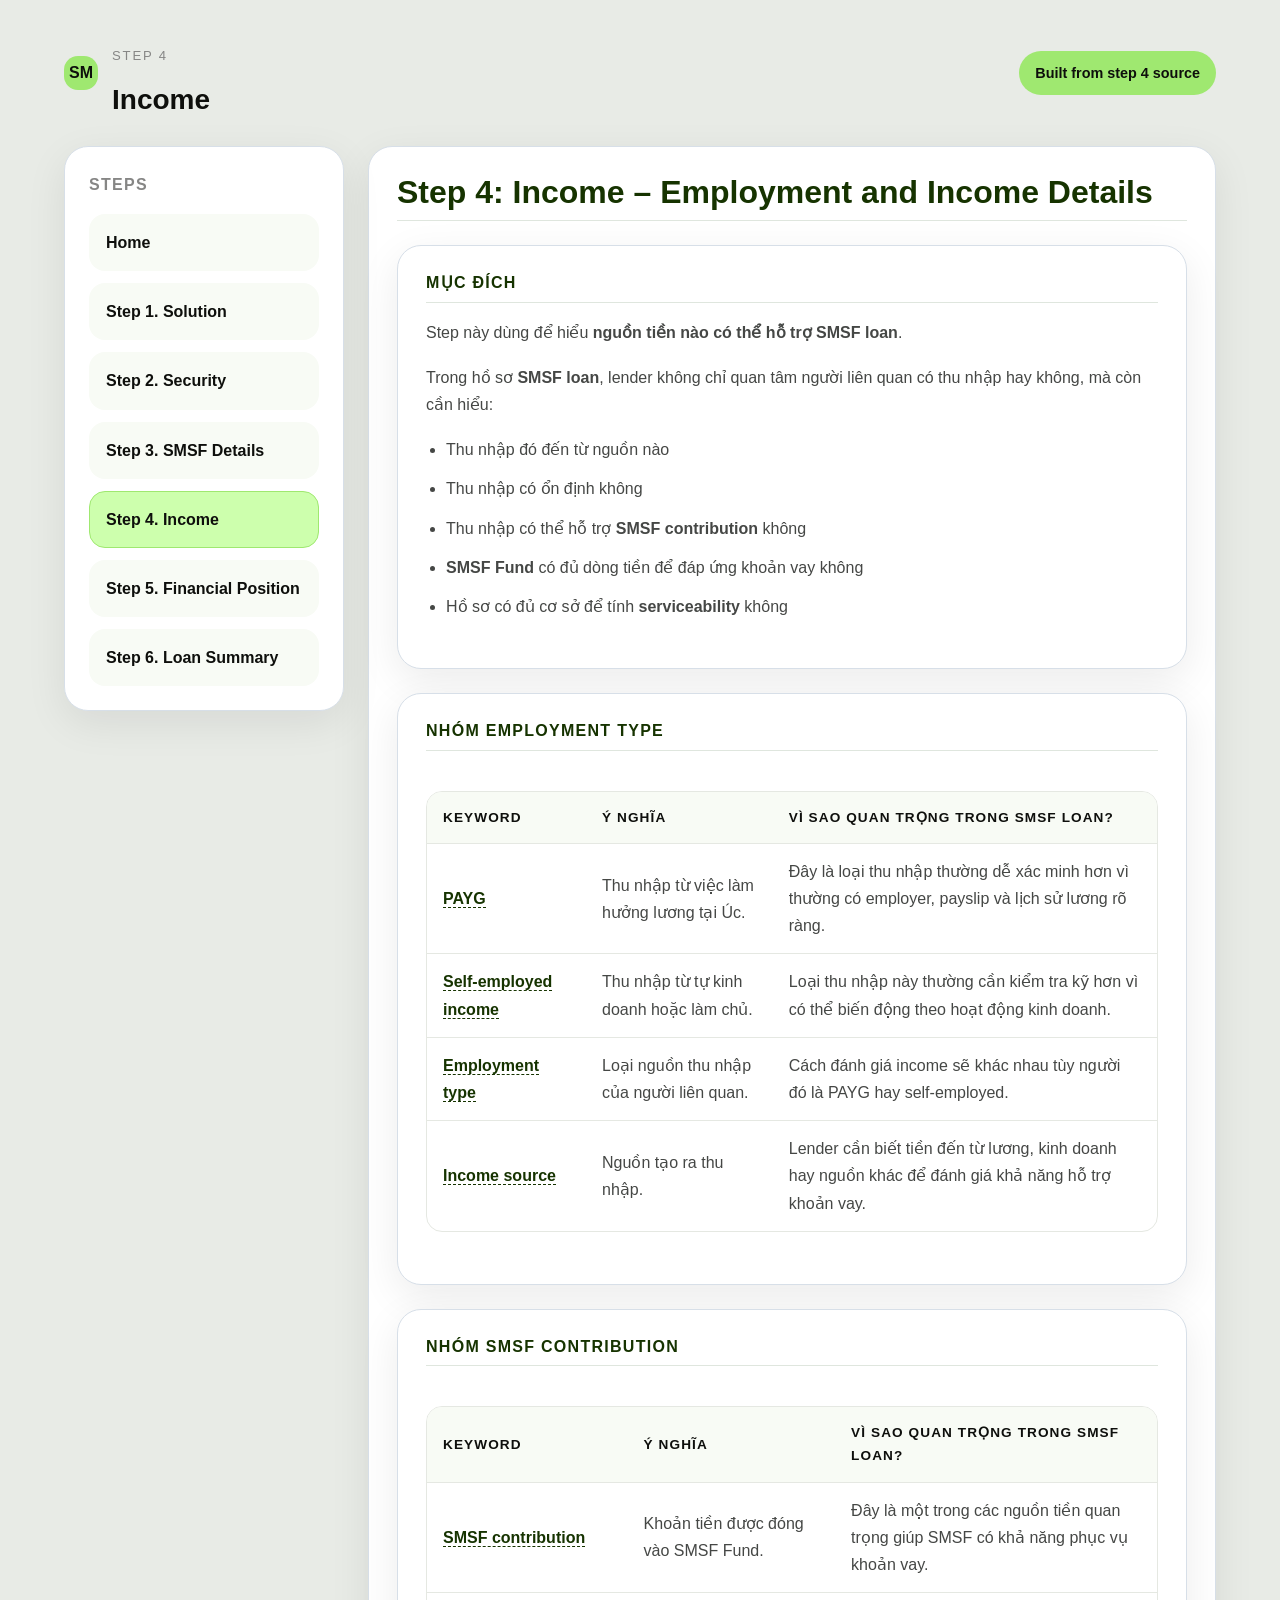
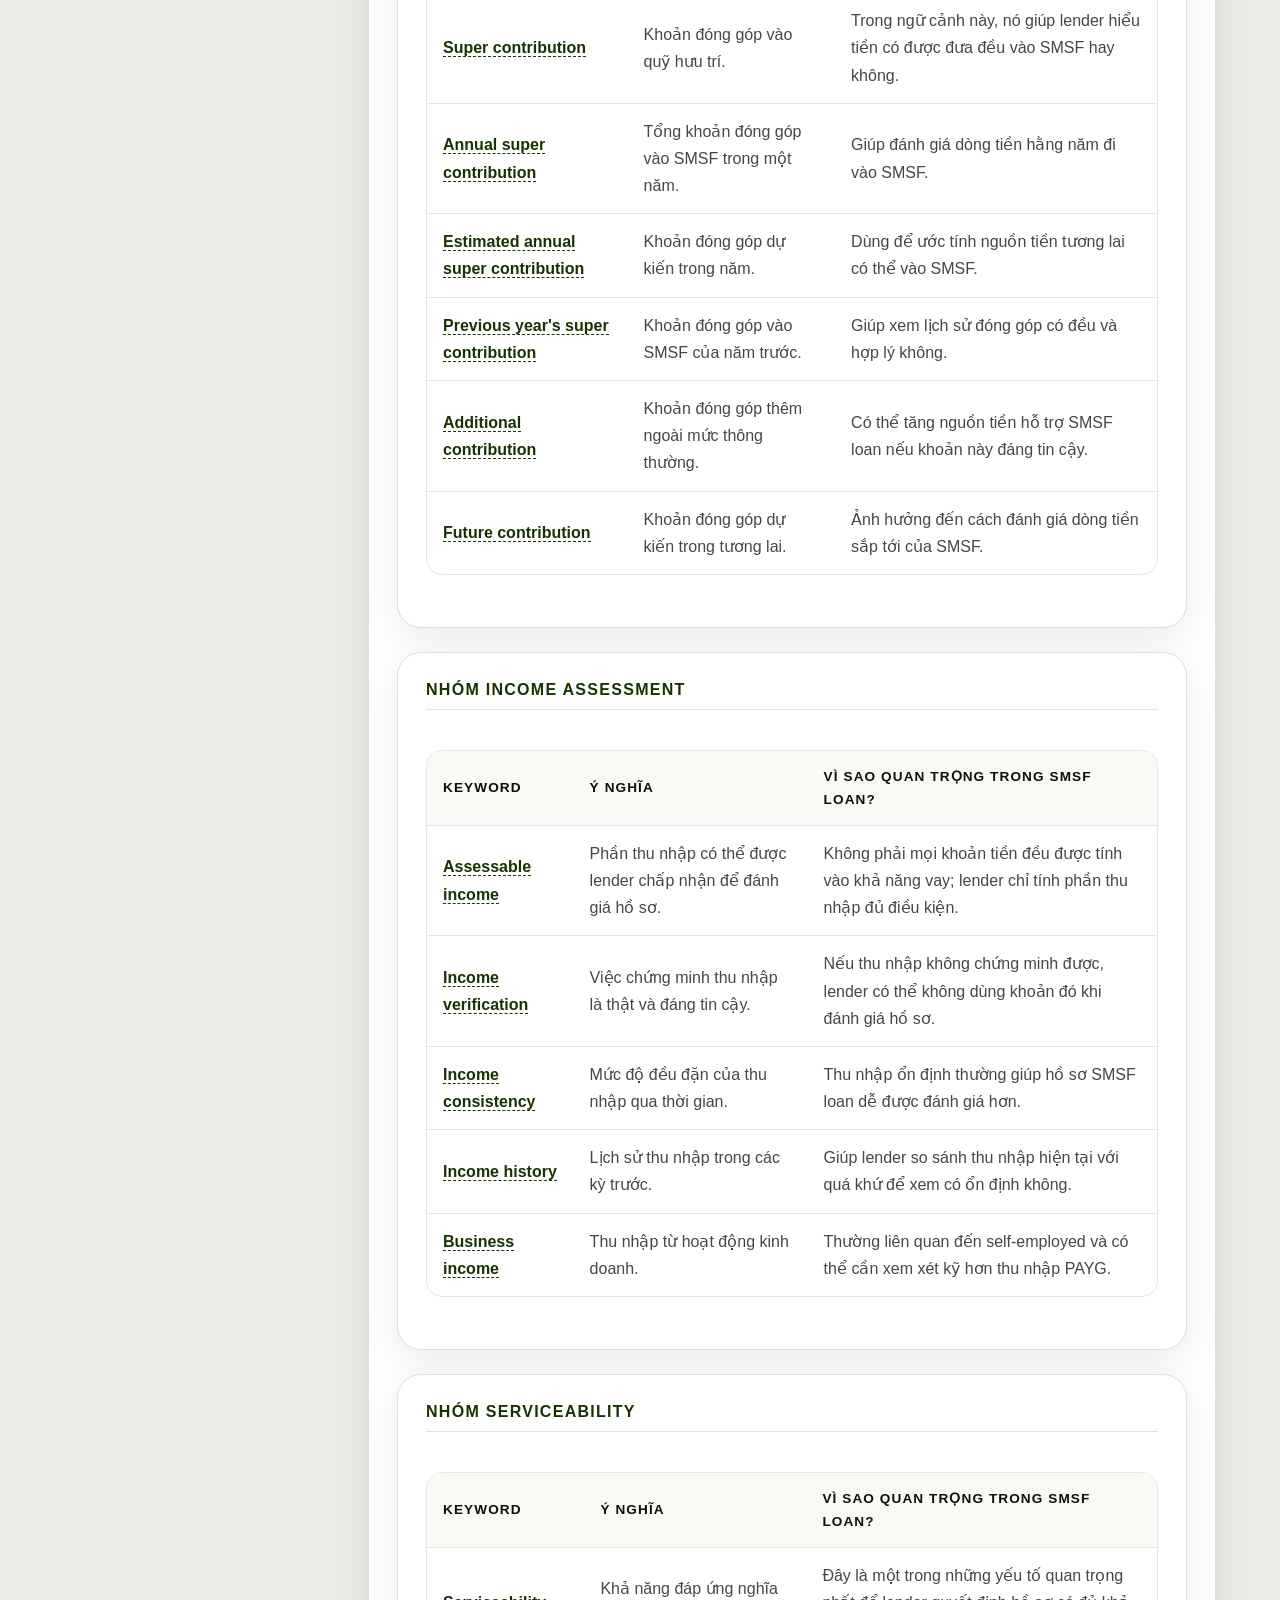
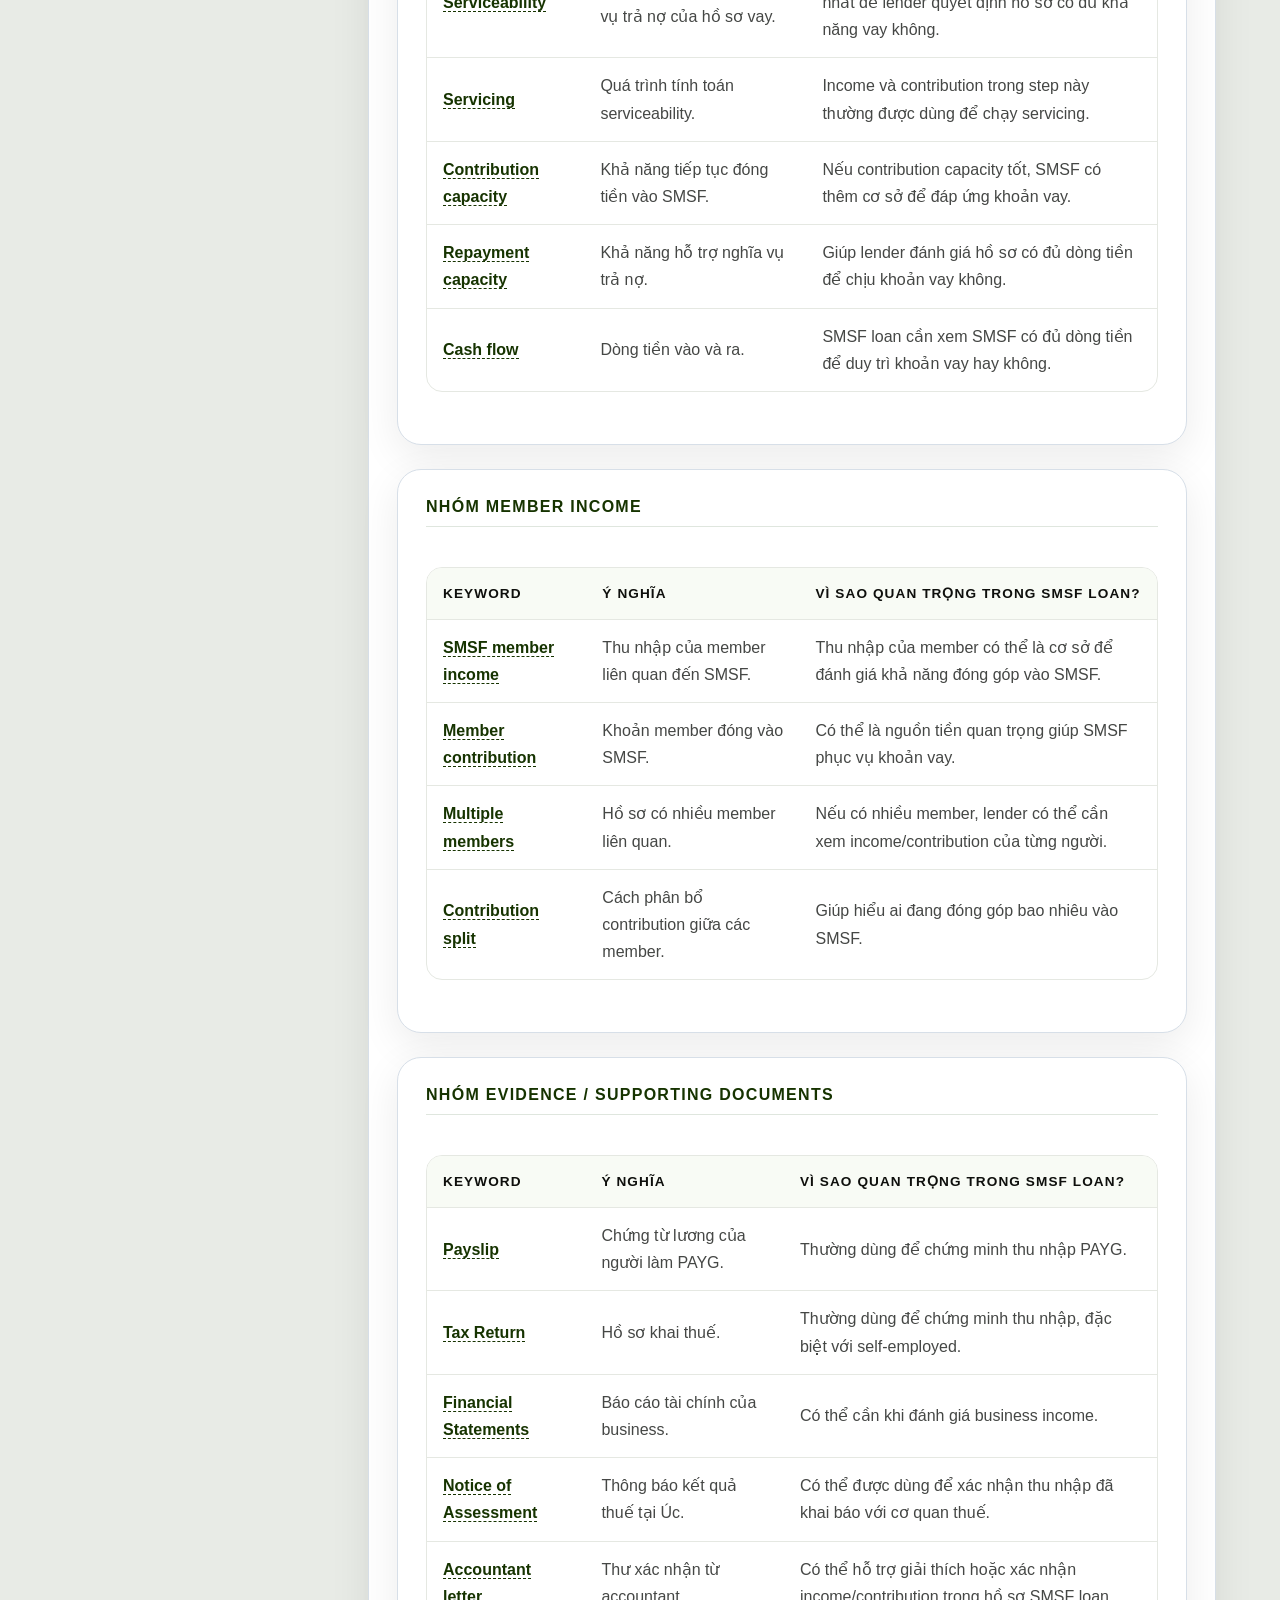
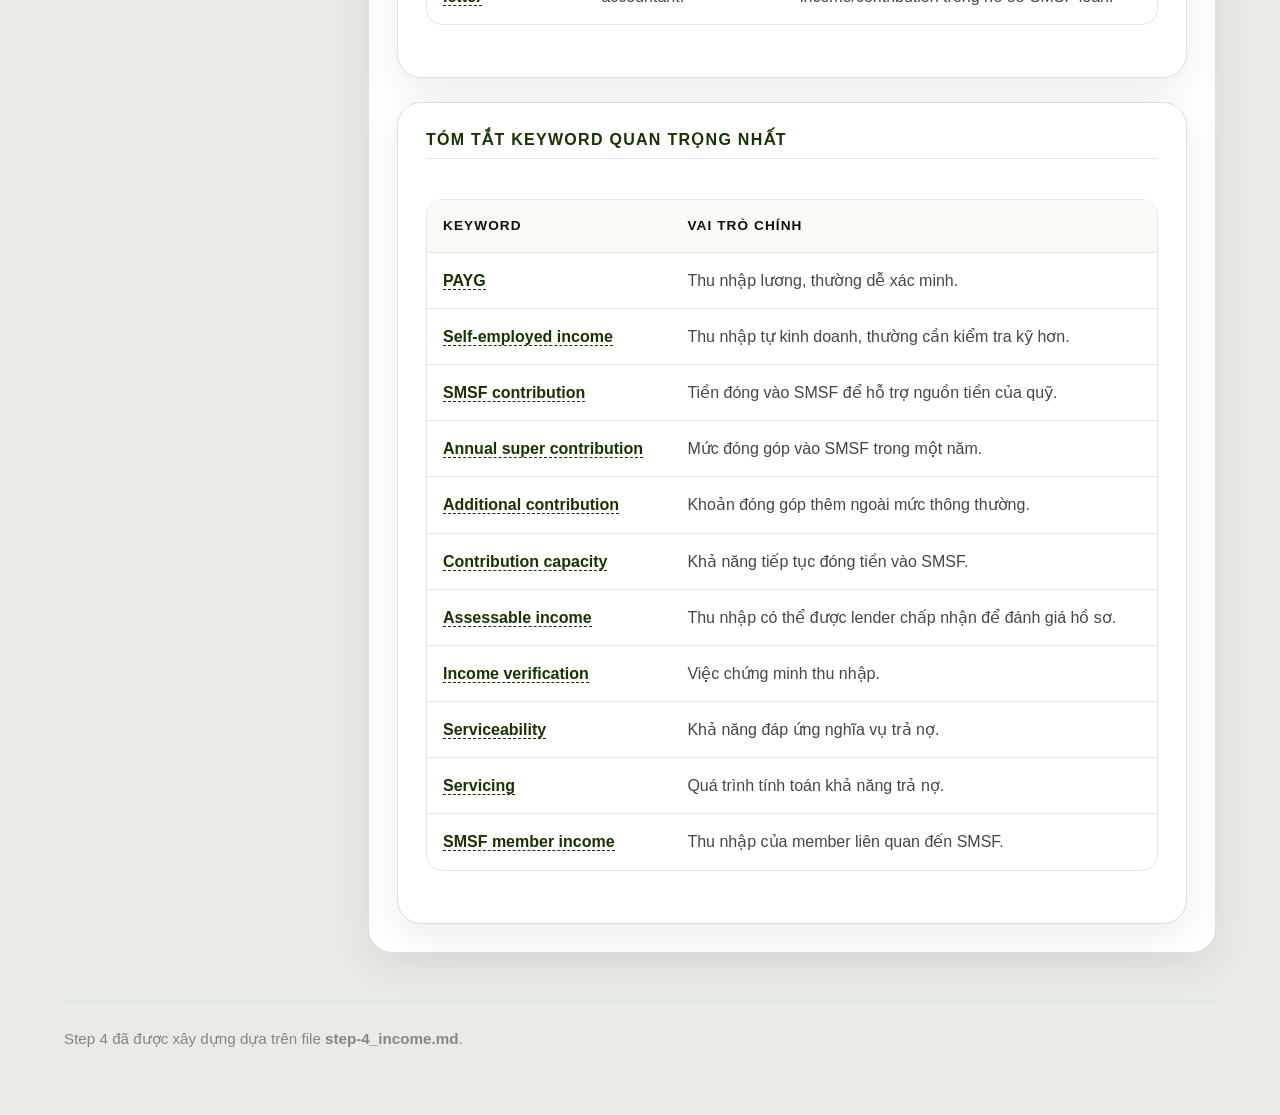
<file: docs/step-4-income.html>
<!DOCTYPE html>
<html lang="vi">
  <head>
    <meta charset="UTF-8" />
    <meta name="viewport" content="width=device-width, initial-scale=1.0" />
    <title>Step 4. Income</title>
    <link rel="stylesheet" href="styles.css" />
  </head>
  <body>
    <div class="page-shell">
      <header class="site-header">
        <div class="brand">
          <mark>SM</mark>
          <div class="brand-title">
            <p class="eyebrow">Step 4</p>
            <h1>Income</h1>
          </div>
        </div>
        <div class="badge">Built from step 4 source</div>
      </header>

      <div class="page-layout">
        <aside class="sidebar">
          <div class="sidebar-card">
            <h2>Steps</h2>
            <nav>
              <ul class="sidebar-list">
                <li><a href="index.html">Home</a></li>
                <li><a href="step-1-solution.html">Step 1. Solution</a></li>
                <li><a href="step-2-security.html">Step 2. Security</a></li>
                <li><a href="step-3-smsf-details.html">Step 3. SMSF Details</a></li>
                <li><a class="active" href="step-4-income.html">Step 4. Income</a></li>
                <li><a href="step-5-financial-position.html">Step 5. Financial Position</a></li>
                <li><a href="step-6-loan-summary.html">Step 6. Loan Summary</a></li>
              </ul>
            </nav>
          </div>
        </aside>

        <section class="content">
          <article class="content-card">
            <h2>Step 4: Income – Employment and Income Details</h2>

            <section class="section-card">
              <h2>Mục đích</h2>
              <p>Step này dùng để hiểu <strong>nguồn tiền nào có thể hỗ trợ SMSF loan</strong>.</p>
              <p>Trong hồ sơ <strong>SMSF loan</strong>, lender không chỉ quan tâm người liên quan có thu nhập hay không, mà còn cần hiểu:</p>
              <ul>
                <li>Thu nhập đó đến từ nguồn nào</li>
                <li>Thu nhập có ổn định không</li>
                <li>Thu nhập có thể hỗ trợ <strong>SMSF contribution</strong> không</li>
                <li><strong>SMSF Fund</strong> có đủ dòng tiền để đáp ứng khoản vay không</li>
                <li>Hồ sơ có đủ cơ sở để tính <strong>serviceability</strong> không</li>
              </ul>
            </section>

            <section class="section-card">
              <h2>Nhóm Employment Type</h2>
              <div class="table-wrap">
                <table>
                  <thead>
                    <tr>
                      <th>Keyword</th>
                      <th>Ý nghĩa</th>
                      <th>Vì sao quan trọng trong SMSF loan?</th>
                    </tr>
                  </thead>
                  <tbody>
                    <tr><td><strong>PAYG</strong></td><td>Thu nhập từ việc làm hưởng lương tại Úc.</td><td>Đây là loại thu nhập thường dễ xác minh hơn vì thường có employer, payslip và lịch sử lương rõ ràng.</td></tr>
                    <tr><td><strong>Self-employed income</strong></td><td>Thu nhập từ tự kinh doanh hoặc làm chủ.</td><td>Loại thu nhập này thường cần kiểm tra kỹ hơn vì có thể biến động theo hoạt động kinh doanh.</td></tr>
                    <tr><td><strong>Employment type</strong></td><td>Loại nguồn thu nhập của người liên quan.</td><td>Cách đánh giá income sẽ khác nhau tùy người đó là PAYG hay self-employed.</td></tr>
                    <tr><td><strong>Income source</strong></td><td>Nguồn tạo ra thu nhập.</td><td>Lender cần biết tiền đến từ lương, kinh doanh hay nguồn khác để đánh giá khả năng hỗ trợ khoản vay.</td></tr>
                  </tbody>
                </table>
              </div>
            </section>

            <section class="section-card">
              <h2>Nhóm SMSF Contribution</h2>
              <div class="table-wrap">
                <table>
                  <thead>
                    <tr>
                      <th>Keyword</th>
                      <th>Ý nghĩa</th>
                      <th>Vì sao quan trọng trong SMSF loan?</th>
                    </tr>
                  </thead>
                  <tbody>
                    <tr><td><strong>SMSF contribution</strong></td><td>Khoản tiền được đóng vào SMSF Fund.</td><td>Đây là một trong các nguồn tiền quan trọng giúp SMSF có khả năng phục vụ khoản vay.</td></tr>
                    <tr><td><strong>Super contribution</strong></td><td>Khoản đóng góp vào quỹ hưu trí.</td><td>Trong ngữ cảnh này, nó giúp lender hiểu tiền có được đưa đều vào SMSF hay không.</td></tr>
                    <tr><td><strong>Annual super contribution</strong></td><td>Tổng khoản đóng góp vào SMSF trong một năm.</td><td>Giúp đánh giá dòng tiền hằng năm đi vào SMSF.</td></tr>
                    <tr><td><strong>Estimated annual super contribution</strong></td><td>Khoản đóng góp dự kiến trong năm.</td><td>Dùng để ước tính nguồn tiền tương lai có thể vào SMSF.</td></tr>
                    <tr><td><strong>Previous year's super contribution</strong></td><td>Khoản đóng góp vào SMSF của năm trước.</td><td>Giúp xem lịch sử đóng góp có đều và hợp lý không.</td></tr>
                    <tr><td><strong>Additional contribution</strong></td><td>Khoản đóng góp thêm ngoài mức thông thường.</td><td>Có thể tăng nguồn tiền hỗ trợ SMSF loan nếu khoản này đáng tin cậy.</td></tr>
                    <tr><td><strong>Future contribution</strong></td><td>Khoản đóng góp dự kiến trong tương lai.</td><td>Ảnh hưởng đến cách đánh giá dòng tiền sắp tới của SMSF.</td></tr>
                  </tbody>
                </table>
              </div>
            </section>

            <section class="section-card">
              <h2>Nhóm Income Assessment</h2>
              <div class="table-wrap">
                <table>
                  <thead>
                    <tr>
                      <th>Keyword</th>
                      <th>Ý nghĩa</th>
                      <th>Vì sao quan trọng trong SMSF loan?</th>
                    </tr>
                  </thead>
                  <tbody>
                    <tr><td><strong>Assessable income</strong></td><td>Phần thu nhập có thể được lender chấp nhận để đánh giá hồ sơ.</td><td>Không phải mọi khoản tiền đều được tính vào khả năng vay; lender chỉ tính phần thu nhập đủ điều kiện.</td></tr>
                    <tr><td><strong>Income verification</strong></td><td>Việc chứng minh thu nhập là thật và đáng tin cậy.</td><td>Nếu thu nhập không chứng minh được, lender có thể không dùng khoản đó khi đánh giá hồ sơ.</td></tr>
                    <tr><td><strong>Income consistency</strong></td><td>Mức độ đều đặn của thu nhập qua thời gian.</td><td>Thu nhập ổn định thường giúp hồ sơ SMSF loan dễ được đánh giá hơn.</td></tr>
                    <tr><td><strong>Income history</strong></td><td>Lịch sử thu nhập trong các kỳ trước.</td><td>Giúp lender so sánh thu nhập hiện tại với quá khứ để xem có ổn định không.</td></tr>
                    <tr><td><strong>Business income</strong></td><td>Thu nhập từ hoạt động kinh doanh.</td><td>Thường liên quan đến self-employed và có thể cần xem xét kỹ hơn thu nhập PAYG.</td></tr>
                  </tbody>
                </table>
              </div>
            </section>

            <section class="section-card">
              <h2>Nhóm Serviceability</h2>
              <div class="table-wrap">
                <table>
                  <thead>
                    <tr>
                      <th>Keyword</th>
                      <th>Ý nghĩa</th>
                      <th>Vì sao quan trọng trong SMSF loan?</th>
                    </tr>
                  </thead>
                  <tbody>
                    <tr><td><strong>Serviceability</strong></td><td>Khả năng đáp ứng nghĩa vụ trả nợ của hồ sơ vay.</td><td>Đây là một trong những yếu tố quan trọng nhất để lender quyết định hồ sơ có đủ khả năng vay không.</td></tr>
                    <tr><td><strong>Servicing</strong></td><td>Quá trình tính toán serviceability.</td><td>Income và contribution trong step này thường được dùng để chạy servicing.</td></tr>
                    <tr><td><strong>Contribution capacity</strong></td><td>Khả năng tiếp tục đóng tiền vào SMSF.</td><td>Nếu contribution capacity tốt, SMSF có thêm cơ sở để đáp ứng khoản vay.</td></tr>
                    <tr><td><strong>Repayment capacity</strong></td><td>Khả năng hỗ trợ nghĩa vụ trả nợ.</td><td>Giúp lender đánh giá hồ sơ có đủ dòng tiền để chịu khoản vay không.</td></tr>
                    <tr><td><strong>Cash flow</strong></td><td>Dòng tiền vào và ra.</td><td>SMSF loan cần xem SMSF có đủ dòng tiền để duy trì khoản vay hay không.</td></tr>
                  </tbody>
                </table>
              </div>
            </section>

            <section class="section-card">
              <h2>Nhóm Member Income</h2>
              <div class="table-wrap">
                <table>
                  <thead>
                    <tr>
                      <th>Keyword</th>
                      <th>Ý nghĩa</th>
                      <th>Vì sao quan trọng trong SMSF loan?</th>
                    </tr>
                  </thead>
                  <tbody>
                    <tr><td><strong>SMSF member income</strong></td><td>Thu nhập của member liên quan đến SMSF.</td><td>Thu nhập của member có thể là cơ sở để đánh giá khả năng đóng góp vào SMSF.</td></tr>
                    <tr><td><strong>Member contribution</strong></td><td>Khoản member đóng vào SMSF.</td><td>Có thể là nguồn tiền quan trọng giúp SMSF phục vụ khoản vay.</td></tr>
                    <tr><td><strong>Multiple members</strong></td><td>Hồ sơ có nhiều member liên quan.</td><td>Nếu có nhiều member, lender có thể cần xem income/contribution của từng người.</td></tr>
                    <tr><td><strong>Contribution split</strong></td><td>Cách phân bổ contribution giữa các member.</td><td>Giúp hiểu ai đang đóng góp bao nhiêu vào SMSF.</td></tr>
                  </tbody>
                </table>
              </div>
            </section>

            <section class="section-card">
              <h2>Nhóm Evidence / Supporting Documents</h2>
              <div class="table-wrap">
                <table>
                  <thead>
                    <tr>
                      <th>Keyword</th>
                      <th>Ý nghĩa</th>
                      <th>Vì sao quan trọng trong SMSF loan?</th>
                    </tr>
                  </thead>
                  <tbody>
                    <tr><td><strong>Payslip</strong></td><td>Chứng từ lương của người làm PAYG.</td><td>Thường dùng để chứng minh thu nhập PAYG.</td></tr>
                    <tr><td><strong>Tax Return</strong></td><td>Hồ sơ khai thuế.</td><td>Thường dùng để chứng minh thu nhập, đặc biệt với self-employed.</td></tr>
                    <tr><td><strong>Financial Statements</strong></td><td>Báo cáo tài chính của business.</td><td>Có thể cần khi đánh giá business income.</td></tr>
                    <tr><td><strong>Notice of Assessment</strong></td><td>Thông báo kết quả thuế tại Úc.</td><td>Có thể được dùng để xác nhận thu nhập đã khai báo với cơ quan thuế.</td></tr>
                    <tr><td><strong>Accountant letter</strong></td><td>Thư xác nhận từ accountant.</td><td>Có thể hỗ trợ giải thích hoặc xác nhận income/contribution trong hồ sơ SMSF loan.</td></tr>
                  </tbody>
                </table>
              </div>
            </section>

            <section class="section-card">
              <h2>Tóm tắt keyword quan trọng nhất</h2>
              <div class="table-wrap">
                <table>
                  <thead>
                    <tr>
                      <th>Keyword</th>
                      <th>Vai trò chính</th>
                    </tr>
                  </thead>
                  <tbody>
                    <tr><td><strong>PAYG</strong></td><td>Thu nhập lương, thường dễ xác minh.</td></tr>
                    <tr><td><strong>Self-employed income</strong></td><td>Thu nhập tự kinh doanh, thường cần kiểm tra kỹ hơn.</td></tr>
                    <tr><td><strong>SMSF contribution</strong></td><td>Tiền đóng vào SMSF để hỗ trợ nguồn tiền của quỹ.</td></tr>
                    <tr><td><strong>Annual super contribution</strong></td><td>Mức đóng góp vào SMSF trong một năm.</td></tr>
                    <tr><td><strong>Additional contribution</strong></td><td>Khoản đóng góp thêm ngoài mức thông thường.</td></tr>
                    <tr><td><strong>Contribution capacity</strong></td><td>Khả năng tiếp tục đóng tiền vào SMSF.</td></tr>
                    <tr><td><strong>Assessable income</strong></td><td>Thu nhập có thể được lender chấp nhận để đánh giá hồ sơ.</td></tr>
                    <tr><td><strong>Income verification</strong></td><td>Việc chứng minh thu nhập.</td></tr>
                    <tr><td><strong>Serviceability</strong></td><td>Khả năng đáp ứng nghĩa vụ trả nợ.</td></tr>
                    <tr><td><strong>Servicing</strong></td><td>Quá trình tính toán khả năng trả nợ.</td></tr>
                    <tr><td><strong>SMSF member income</strong></td><td>Thu nhập của member liên quan đến SMSF.</td></tr>
                  </tbody>
                </table>
              </div>
            </section>
          </article>
        </section>
      </div>

      <footer class="site-footer">
        Step 4 đã được xây dựng dựa trên file <strong>step-4_income.md</strong>.
      </footer>
    </div>
    <script src="search.js"></script>
  </body>
</html>
</file>
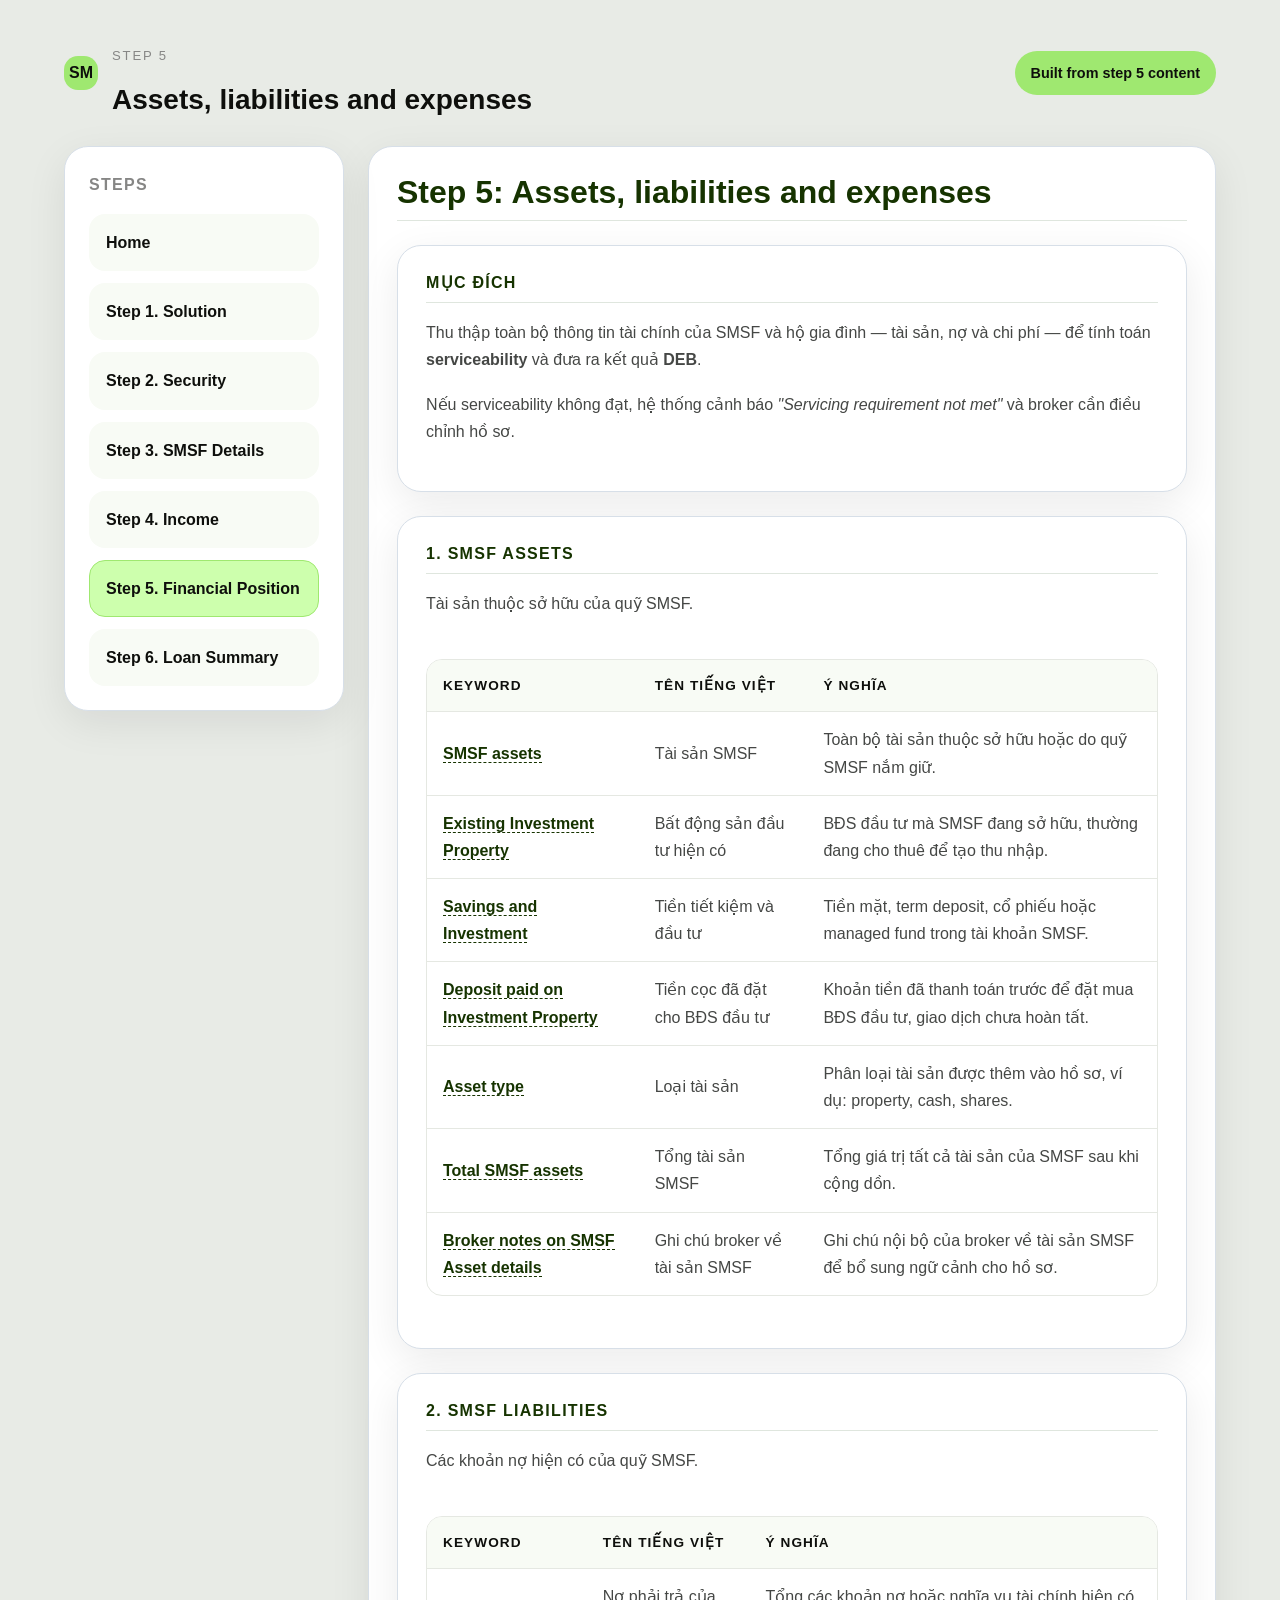
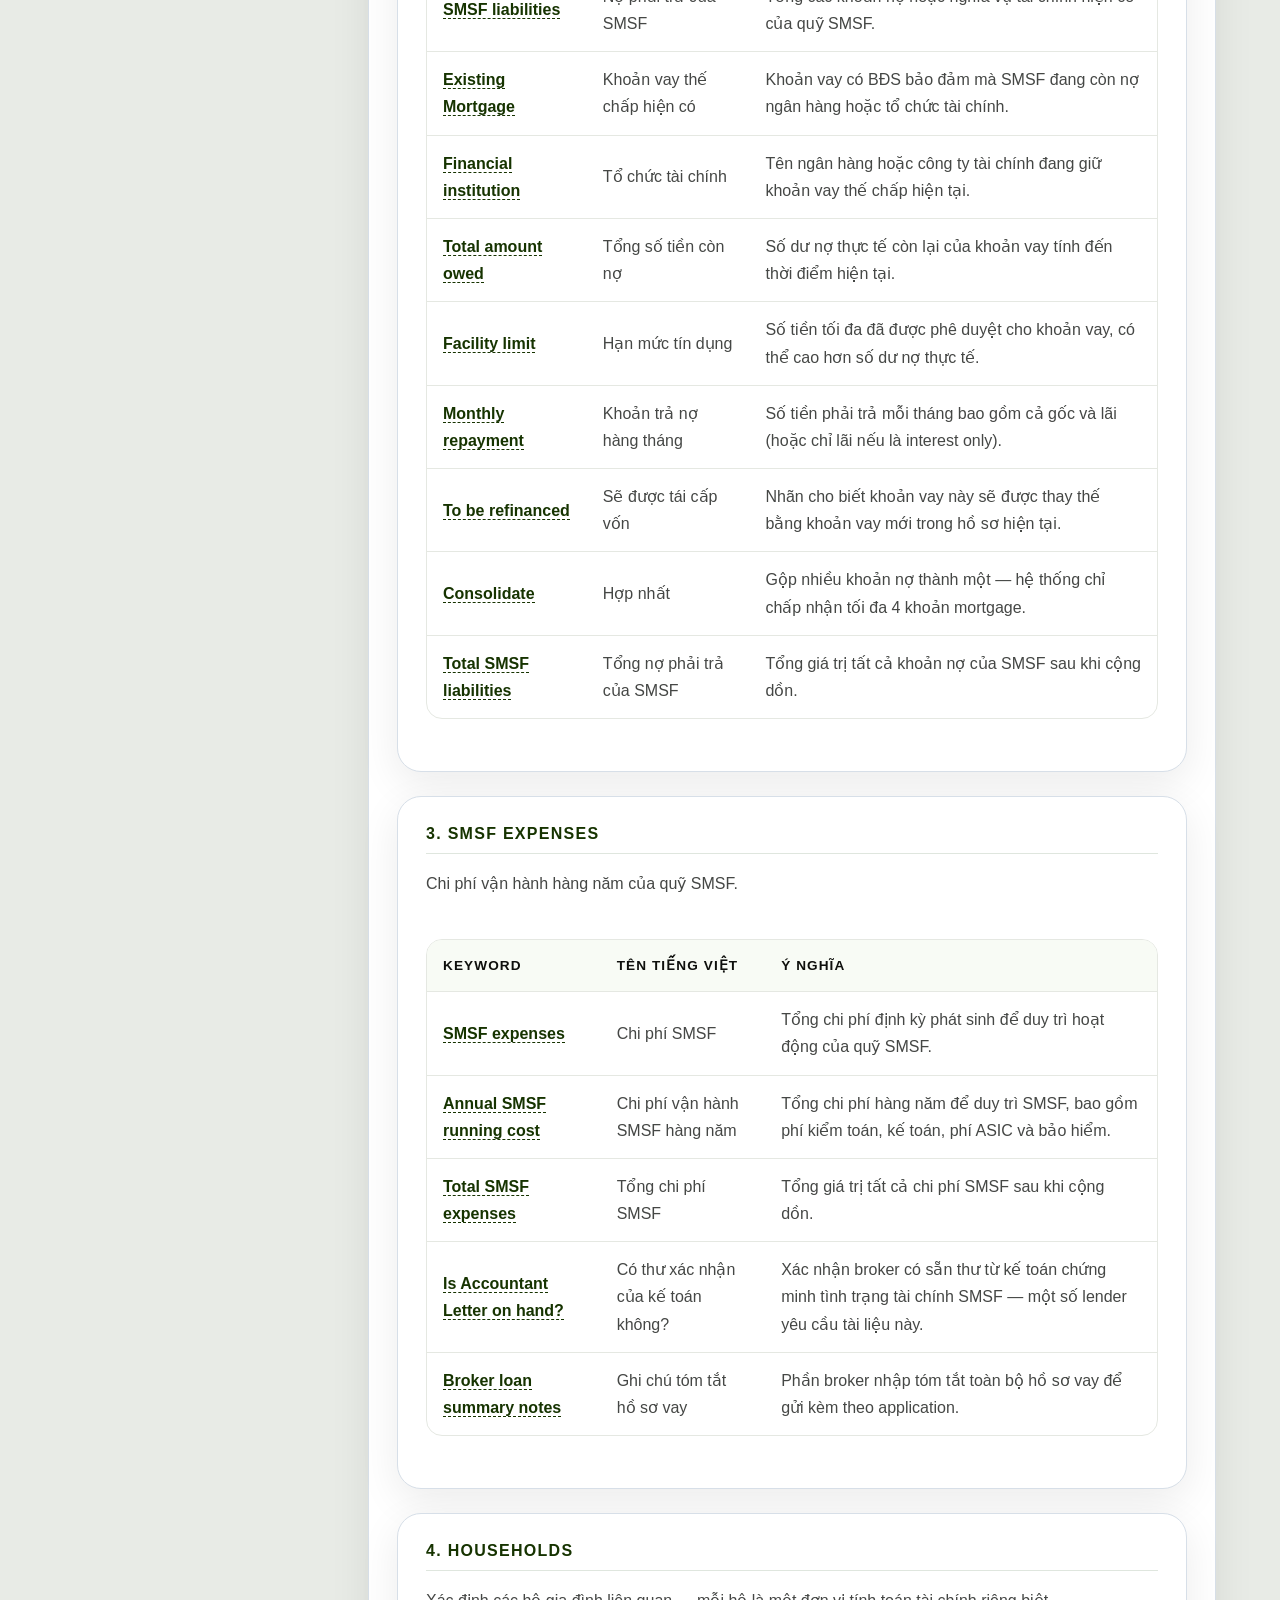
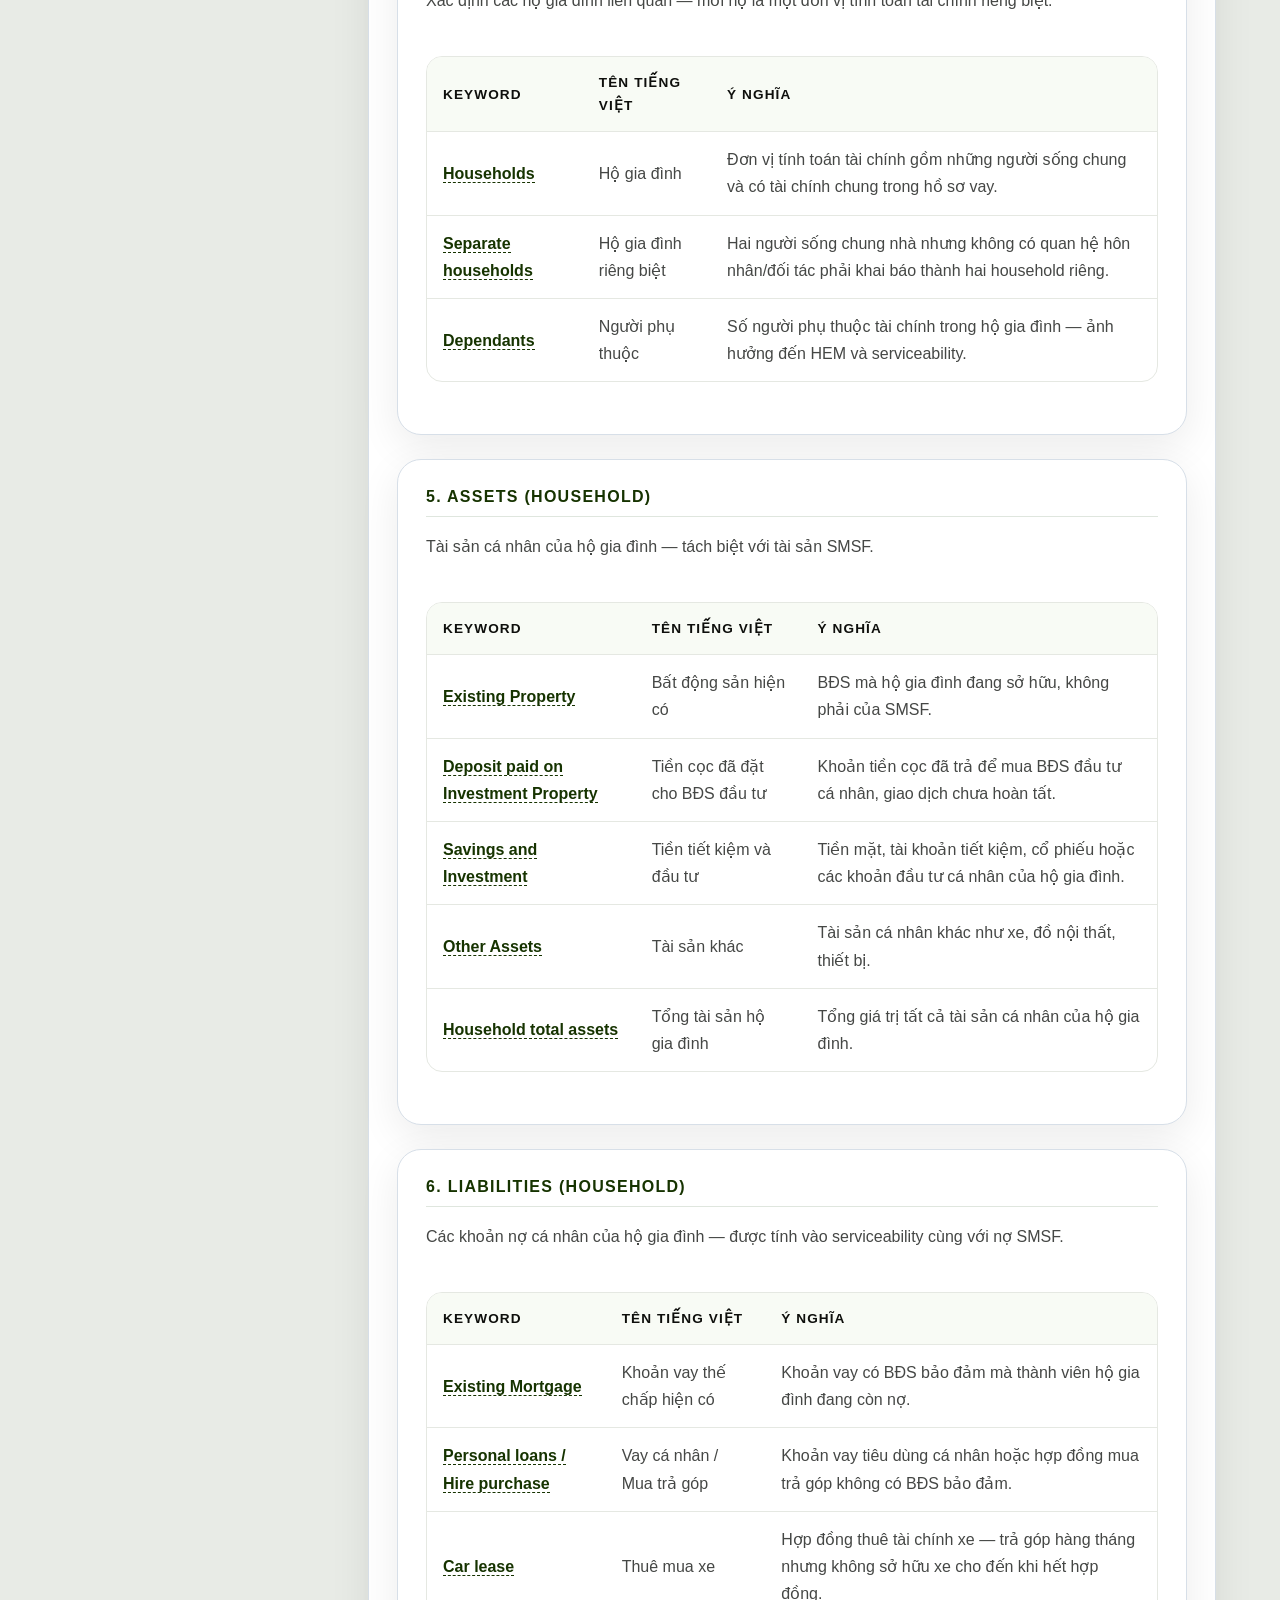
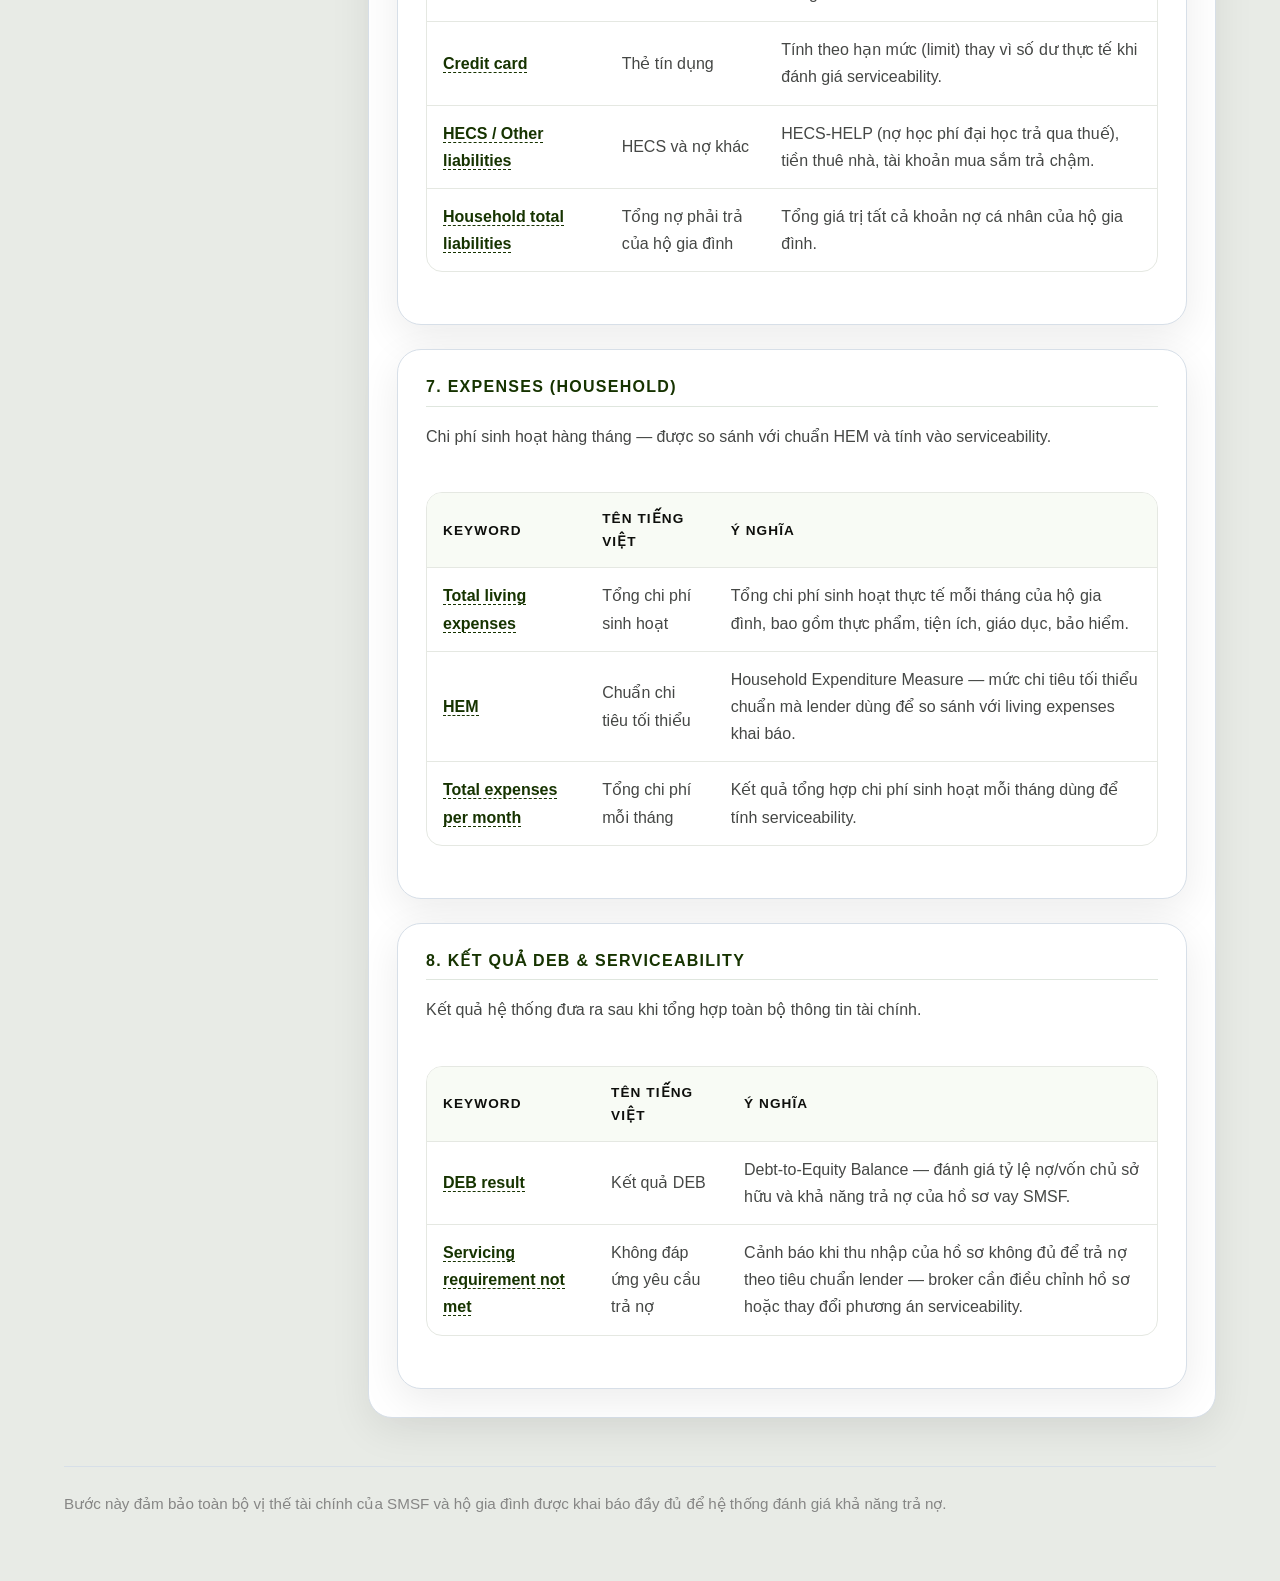
<file: docs/step-5-financial-position.html>
<!DOCTYPE html>
<html lang="vi">
  <head>
    <meta charset="UTF-8" />
    <meta name="viewport" content="width=device-width, initial-scale=1.0" />
    <title>Step 5. Financial Position</title>
    <link rel="stylesheet" href="styles.css" />
  </head>
  <body>
    <div class="page-shell">
      <header class="site-header">
        <div class="brand">
          <mark>SM</mark>
          <div class="brand-title">
            <p class="eyebrow">Step 5</p>
            <h1>Assets, liabilities and expenses</h1>
          </div>
        </div>
        <div class="badge">Built from step 5 content</div>
      </header>

      <div class="page-layout">
        <aside class="sidebar">
          <div class="sidebar-card">
            <h2>Steps</h2>
            <nav>
              <ul class="sidebar-list">
                <li><a href="index.html">Home</a></li>
                <li><a href="step-1-solution.html">Step 1. Solution</a></li>
                <li><a href="step-2-security.html">Step 2. Security</a></li>
                <li><a href="step-3-smsf-details.html">Step 3. SMSF Details</a></li>
                <li><a href="step-4-income.html">Step 4. Income</a></li>
                <li><a class="active" href="step-5-financial-position.html">Step 5. Financial Position</a></li>
                <li><a href="step-6-loan-summary.html">Step 6. Loan Summary</a></li>
              </ul>
            </nav>
          </div>
        </aside>

        <section class="content">
          <article class="content-card">
            <h2>Step 5: Assets, liabilities and expenses</h2>

            <section class="section-card">
              <h2>Mục đích</h2>
              <p>Thu thập toàn bộ thông tin tài chính của SMSF và hộ gia đình — tài sản, nợ và chi phí — để tính toán <strong>serviceability</strong> và đưa ra kết quả <strong>DEB</strong>.</p>
              <p>Nếu serviceability không đạt, hệ thống cảnh báo <em>"Servicing requirement not met"</em> và broker cần điều chỉnh hồ sơ.</p>
            </section>

            <section class="section-card">
              <h2>1. SMSF assets</h2>
              <p>Tài sản thuộc sở hữu của quỹ SMSF.</p>
              <div class="table-wrap">
                <table>
                  <thead>
                    <tr>
                      <th>Keyword</th>
                      <th>Tên tiếng Việt</th>
                      <th>Ý nghĩa</th>
                    </tr>
                  </thead>
                  <tbody>
                    <tr><td><strong>SMSF assets</strong></td><td>Tài sản SMSF</td><td>Toàn bộ tài sản thuộc sở hữu hoặc do quỹ SMSF nắm giữ.</td></tr>
                    <tr><td><strong>Existing Investment Property</strong></td><td>Bất động sản đầu tư hiện có</td><td>BĐS đầu tư mà SMSF đang sở hữu, thường đang cho thuê để tạo thu nhập.</td></tr>
                    <tr><td><strong>Savings and Investment</strong></td><td>Tiền tiết kiệm và đầu tư</td><td>Tiền mặt, term deposit, cổ phiếu hoặc managed fund trong tài khoản SMSF.</td></tr>
                    <tr><td><strong>Deposit paid on Investment Property</strong></td><td>Tiền cọc đã đặt cho BĐS đầu tư</td><td>Khoản tiền đã thanh toán trước để đặt mua BĐS đầu tư, giao dịch chưa hoàn tất.</td></tr>
                    <tr><td><strong>Asset type</strong></td><td>Loại tài sản</td><td>Phân loại tài sản được thêm vào hồ sơ, ví dụ: property, cash, shares.</td></tr>
                    <tr><td><strong>Total SMSF assets</strong></td><td>Tổng tài sản SMSF</td><td>Tổng giá trị tất cả tài sản của SMSF sau khi cộng dồn.</td></tr>
                    <tr><td><strong>Broker notes on SMSF Asset details</strong></td><td>Ghi chú broker về tài sản SMSF</td><td>Ghi chú nội bộ của broker về tài sản SMSF để bổ sung ngữ cảnh cho hồ sơ.</td></tr>
                  </tbody>
                </table>
              </div>
            </section>

            <section class="section-card">
              <h2>2. SMSF liabilities</h2>
              <p>Các khoản nợ hiện có của quỹ SMSF.</p>
              <div class="table-wrap">
                <table>
                  <thead>
                    <tr>
                      <th>Keyword</th>
                      <th>Tên tiếng Việt</th>
                      <th>Ý nghĩa</th>
                    </tr>
                  </thead>
                  <tbody>
                    <tr><td><strong>SMSF liabilities</strong></td><td>Nợ phải trả của SMSF</td><td>Tổng các khoản nợ hoặc nghĩa vụ tài chính hiện có của quỹ SMSF.</td></tr>
                    <tr><td><strong>Existing Mortgage</strong></td><td>Khoản vay thế chấp hiện có</td><td>Khoản vay có BĐS bảo đảm mà SMSF đang còn nợ ngân hàng hoặc tổ chức tài chính.</td></tr>
                    <tr><td><strong>Financial institution</strong></td><td>Tổ chức tài chính</td><td>Tên ngân hàng hoặc công ty tài chính đang giữ khoản vay thế chấp hiện tại.</td></tr>
                    <tr><td><strong>Total amount owed</strong></td><td>Tổng số tiền còn nợ</td><td>Số dư nợ thực tế còn lại của khoản vay tính đến thời điểm hiện tại.</td></tr>
                    <tr><td><strong>Facility limit</strong></td><td>Hạn mức tín dụng</td><td>Số tiền tối đa đã được phê duyệt cho khoản vay, có thể cao hơn số dư nợ thực tế.</td></tr>
                    <tr><td><strong>Monthly repayment</strong></td><td>Khoản trả nợ hàng tháng</td><td>Số tiền phải trả mỗi tháng bao gồm cả gốc và lãi (hoặc chỉ lãi nếu là interest only).</td></tr>
                    <tr><td><strong>To be refinanced</strong></td><td>Sẽ được tái cấp vốn</td><td>Nhãn cho biết khoản vay này sẽ được thay thế bằng khoản vay mới trong hồ sơ hiện tại.</td></tr>
                    <tr><td><strong>Consolidate</strong></td><td>Hợp nhất</td><td>Gộp nhiều khoản nợ thành một — hệ thống chỉ chấp nhận tối đa 4 khoản mortgage.</td></tr>
                    <tr><td><strong>Total SMSF liabilities</strong></td><td>Tổng nợ phải trả của SMSF</td><td>Tổng giá trị tất cả khoản nợ của SMSF sau khi cộng dồn.</td></tr>
                  </tbody>
                </table>
              </div>
            </section>

            <section class="section-card">
              <h2>3. SMSF expenses</h2>
              <p>Chi phí vận hành hàng năm của quỹ SMSF.</p>
              <div class="table-wrap">
                <table>
                  <thead>
                    <tr>
                      <th>Keyword</th>
                      <th>Tên tiếng Việt</th>
                      <th>Ý nghĩa</th>
                    </tr>
                  </thead>
                  <tbody>
                    <tr><td><strong>SMSF expenses</strong></td><td>Chi phí SMSF</td><td>Tổng chi phí định kỳ phát sinh để duy trì hoạt động của quỹ SMSF.</td></tr>
                    <tr><td><strong>Annual SMSF running cost</strong></td><td>Chi phí vận hành SMSF hàng năm</td><td>Tổng chi phí hàng năm để duy trì SMSF, bao gồm phí kiểm toán, kế toán, phí ASIC và bảo hiểm.</td></tr>
                    <tr><td><strong>Total SMSF expenses</strong></td><td>Tổng chi phí SMSF</td><td>Tổng giá trị tất cả chi phí SMSF sau khi cộng dồn.</td></tr>
                    <tr><td><strong>Is Accountant Letter on hand?</strong></td><td>Có thư xác nhận của kế toán không?</td><td>Xác nhận broker có sẵn thư từ kế toán chứng minh tình trạng tài chính SMSF — một số lender yêu cầu tài liệu này.</td></tr>
                    <tr><td><strong>Broker loan summary notes</strong></td><td>Ghi chú tóm tắt hồ sơ vay</td><td>Phần broker nhập tóm tắt toàn bộ hồ sơ vay để gửi kèm theo application.</td></tr>
                  </tbody>
                </table>
              </div>
            </section>

            <section class="section-card">
              <h2>4. Households</h2>
              <p>Xác định các hộ gia đình liên quan — mỗi hộ là một đơn vị tính toán tài chính riêng biệt.</p>
              <div class="table-wrap">
                <table>
                  <thead>
                    <tr>
                      <th>Keyword</th>
                      <th>Tên tiếng Việt</th>
                      <th>Ý nghĩa</th>
                    </tr>
                  </thead>
                  <tbody>
                    <tr><td><strong>Households</strong></td><td>Hộ gia đình</td><td>Đơn vị tính toán tài chính gồm những người sống chung và có tài chính chung trong hồ sơ vay.</td></tr>
                    <tr><td><strong>Separate households</strong></td><td>Hộ gia đình riêng biệt</td><td>Hai người sống chung nhà nhưng không có quan hệ hôn nhân/đối tác phải khai báo thành hai household riêng.</td></tr>
                    <tr><td><strong>Dependants</strong></td><td>Người phụ thuộc</td><td>Số người phụ thuộc tài chính trong hộ gia đình — ảnh hưởng đến HEM và serviceability.</td></tr>
                  </tbody>
                </table>
              </div>
            </section>

            <section class="section-card">
              <h2>5. Assets (Household)</h2>
              <p>Tài sản cá nhân của hộ gia đình — tách biệt với tài sản SMSF.</p>
              <div class="table-wrap">
                <table>
                  <thead>
                    <tr>
                      <th>Keyword</th>
                      <th>Tên tiếng Việt</th>
                      <th>Ý nghĩa</th>
                    </tr>
                  </thead>
                  <tbody>
                    <tr><td><strong>Existing Property</strong></td><td>Bất động sản hiện có</td><td>BĐS mà hộ gia đình đang sở hữu, không phải của SMSF.</td></tr>
                    <tr><td><strong>Deposit paid on Investment Property</strong></td><td>Tiền cọc đã đặt cho BĐS đầu tư</td><td>Khoản tiền cọc đã trả để mua BĐS đầu tư cá nhân, giao dịch chưa hoàn tất.</td></tr>
                    <tr><td><strong>Savings and Investment</strong></td><td>Tiền tiết kiệm và đầu tư</td><td>Tiền mặt, tài khoản tiết kiệm, cổ phiếu hoặc các khoản đầu tư cá nhân của hộ gia đình.</td></tr>
                    <tr><td><strong>Other Assets</strong></td><td>Tài sản khác</td><td>Tài sản cá nhân khác như xe, đồ nội thất, thiết bị.</td></tr>
                    <tr><td><strong>Household total assets</strong></td><td>Tổng tài sản hộ gia đình</td><td>Tổng giá trị tất cả tài sản cá nhân của hộ gia đình.</td></tr>
                  </tbody>
                </table>
              </div>
            </section>

            <section class="section-card">
              <h2>6. Liabilities (Household)</h2>
              <p>Các khoản nợ cá nhân của hộ gia đình — được tính vào serviceability cùng với nợ SMSF.</p>
              <div class="table-wrap">
                <table>
                  <thead>
                    <tr>
                      <th>Keyword</th>
                      <th>Tên tiếng Việt</th>
                      <th>Ý nghĩa</th>
                    </tr>
                  </thead>
                  <tbody>
                    <tr><td><strong>Existing Mortgage</strong></td><td>Khoản vay thế chấp hiện có</td><td>Khoản vay có BĐS bảo đảm mà thành viên hộ gia đình đang còn nợ.</td></tr>
                    <tr><td><strong>Personal loans / Hire purchase</strong></td><td>Vay cá nhân / Mua trả góp</td><td>Khoản vay tiêu dùng cá nhân hoặc hợp đồng mua trả góp không có BĐS bảo đảm.</td></tr>
                    <tr><td><strong>Car lease</strong></td><td>Thuê mua xe</td><td>Hợp đồng thuê tài chính xe — trả góp hàng tháng nhưng không sở hữu xe cho đến khi hết hợp đồng.</td></tr>
                    <tr><td><strong>Credit card</strong></td><td>Thẻ tín dụng</td><td>Tính theo hạn mức (limit) thay vì số dư thực tế khi đánh giá serviceability.</td></tr>
                    <tr><td><strong>HECS / Other liabilities</strong></td><td>HECS và nợ khác</td><td>HECS-HELP (nợ học phí đại học trả qua thuế), tiền thuê nhà, tài khoản mua sắm trả chậm.</td></tr>
                    <tr><td><strong>Household total liabilities</strong></td><td>Tổng nợ phải trả của hộ gia đình</td><td>Tổng giá trị tất cả khoản nợ cá nhân của hộ gia đình.</td></tr>
                  </tbody>
                </table>
              </div>
            </section>

            <section class="section-card">
              <h2>7. Expenses (Household)</h2>
              <p>Chi phí sinh hoạt hàng tháng — được so sánh với chuẩn HEM và tính vào serviceability.</p>
              <div class="table-wrap">
                <table>
                  <thead>
                    <tr>
                      <th>Keyword</th>
                      <th>Tên tiếng Việt</th>
                      <th>Ý nghĩa</th>
                    </tr>
                  </thead>
                  <tbody>
                    <tr><td><strong>Total living expenses</strong></td><td>Tổng chi phí sinh hoạt</td><td>Tổng chi phí sinh hoạt thực tế mỗi tháng của hộ gia đình, bao gồm thực phẩm, tiện ích, giáo dục, bảo hiểm.</td></tr>
                    <tr><td><strong>HEM</strong></td><td>Chuẩn chi tiêu tối thiểu</td><td>Household Expenditure Measure — mức chi tiêu tối thiểu chuẩn mà lender dùng để so sánh với living expenses khai báo.</td></tr>
                    <tr><td><strong>Total expenses per month</strong></td><td>Tổng chi phí mỗi tháng</td><td>Kết quả tổng hợp chi phí sinh hoạt mỗi tháng dùng để tính serviceability.</td></tr>
                  </tbody>
                </table>
              </div>
            </section>

            <section class="section-card">
              <h2>8. Kết quả DEB &amp; Serviceability</h2>
              <p>Kết quả hệ thống đưa ra sau khi tổng hợp toàn bộ thông tin tài chính.</p>
              <div class="table-wrap">
                <table>
                  <thead>
                    <tr>
                      <th>Keyword</th>
                      <th>Tên tiếng Việt</th>
                      <th>Ý nghĩa</th>
                    </tr>
                  </thead>
                  <tbody>
                    <tr><td><strong>DEB result</strong></td><td>Kết quả DEB</td><td>Debt-to-Equity Balance — đánh giá tỷ lệ nợ/vốn chủ sở hữu và khả năng trả nợ của hồ sơ vay SMSF.</td></tr>
                    <tr><td><strong>Servicing requirement not met</strong></td><td>Không đáp ứng yêu cầu trả nợ</td><td>Cảnh báo khi thu nhập của hồ sơ không đủ để trả nợ theo tiêu chuẩn lender — broker cần điều chỉnh hồ sơ hoặc thay đổi phương án serviceability.</td></tr>
                  </tbody>
                </table>
              </div>
            </section>
          </article>
        </section>
      </div>

      <footer class="site-footer">
        Bước này đảm bảo toàn bộ vị thế tài chính của SMSF và hộ gia đình được khai báo đầy đủ để hệ thống đánh giá khả năng trả nợ.
      </footer>
    </div>
    <script src="search.js"></script>
  </body>
</html>
</file>
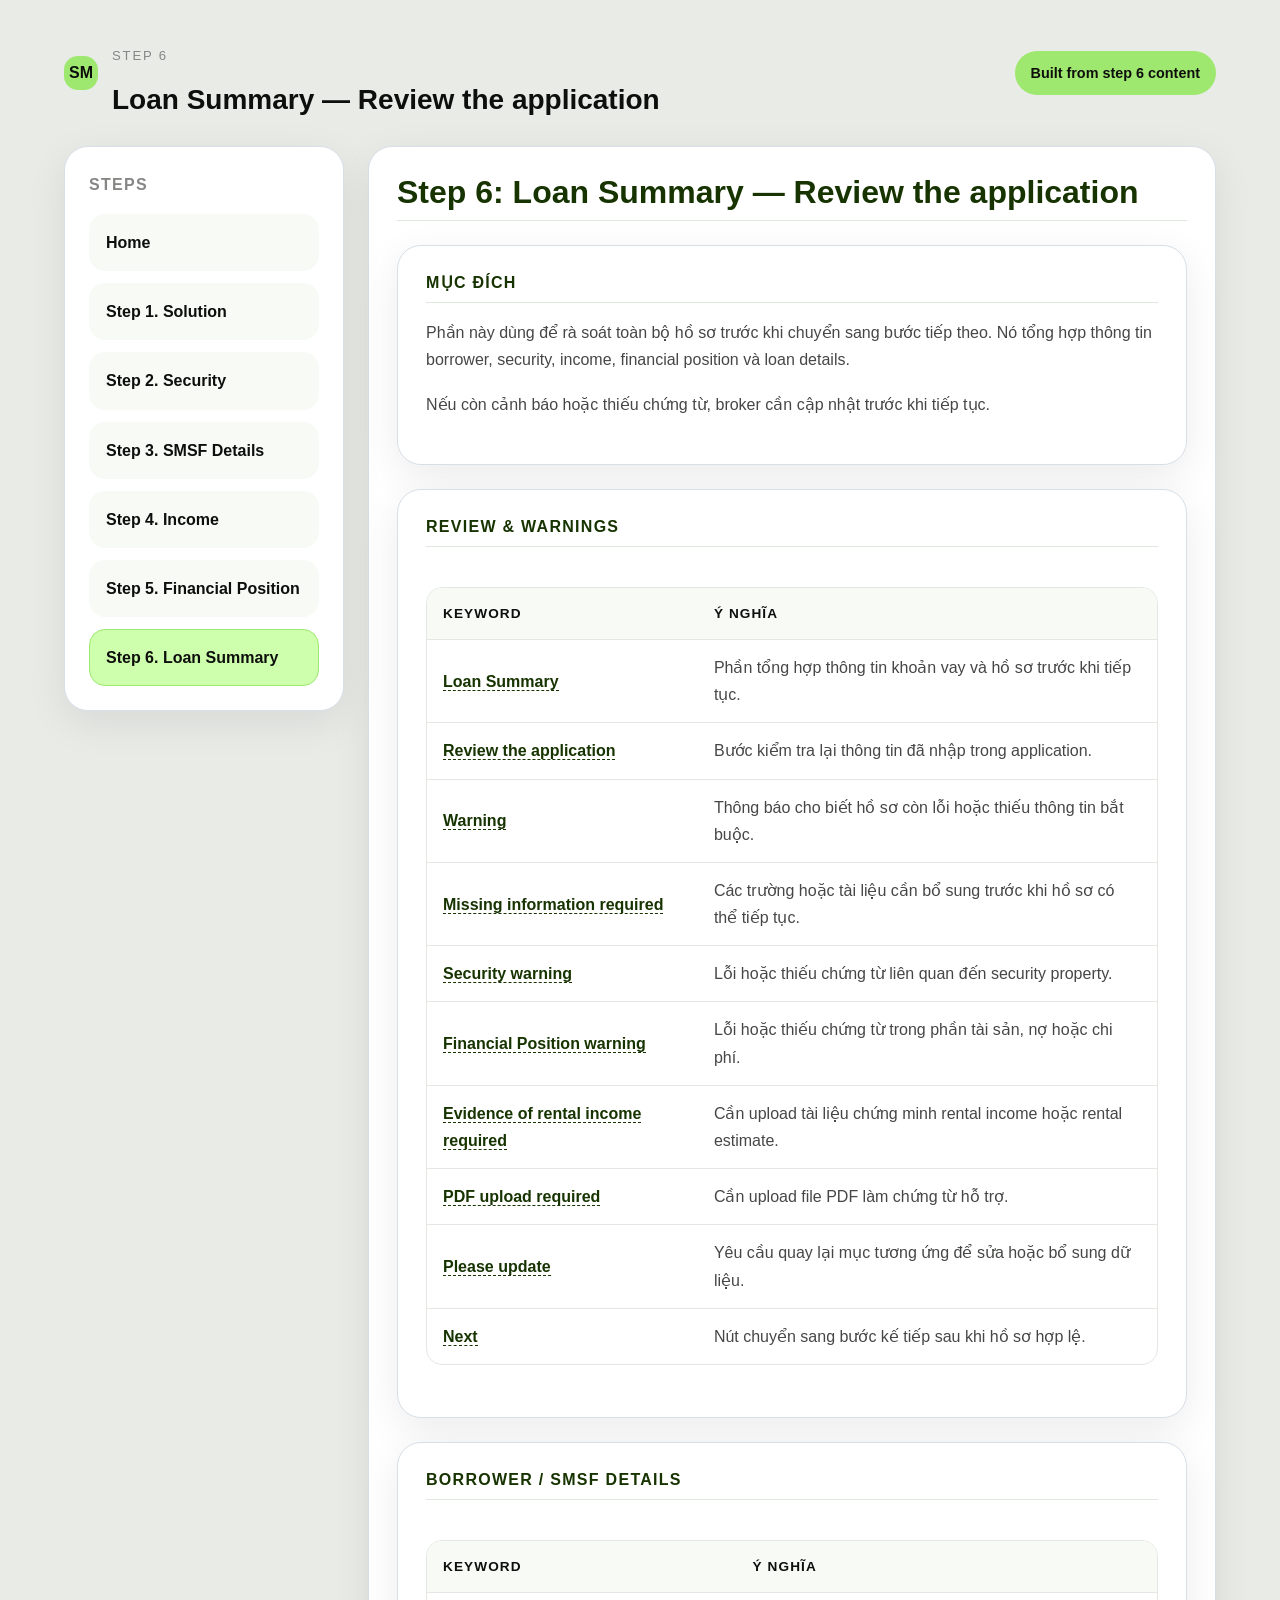
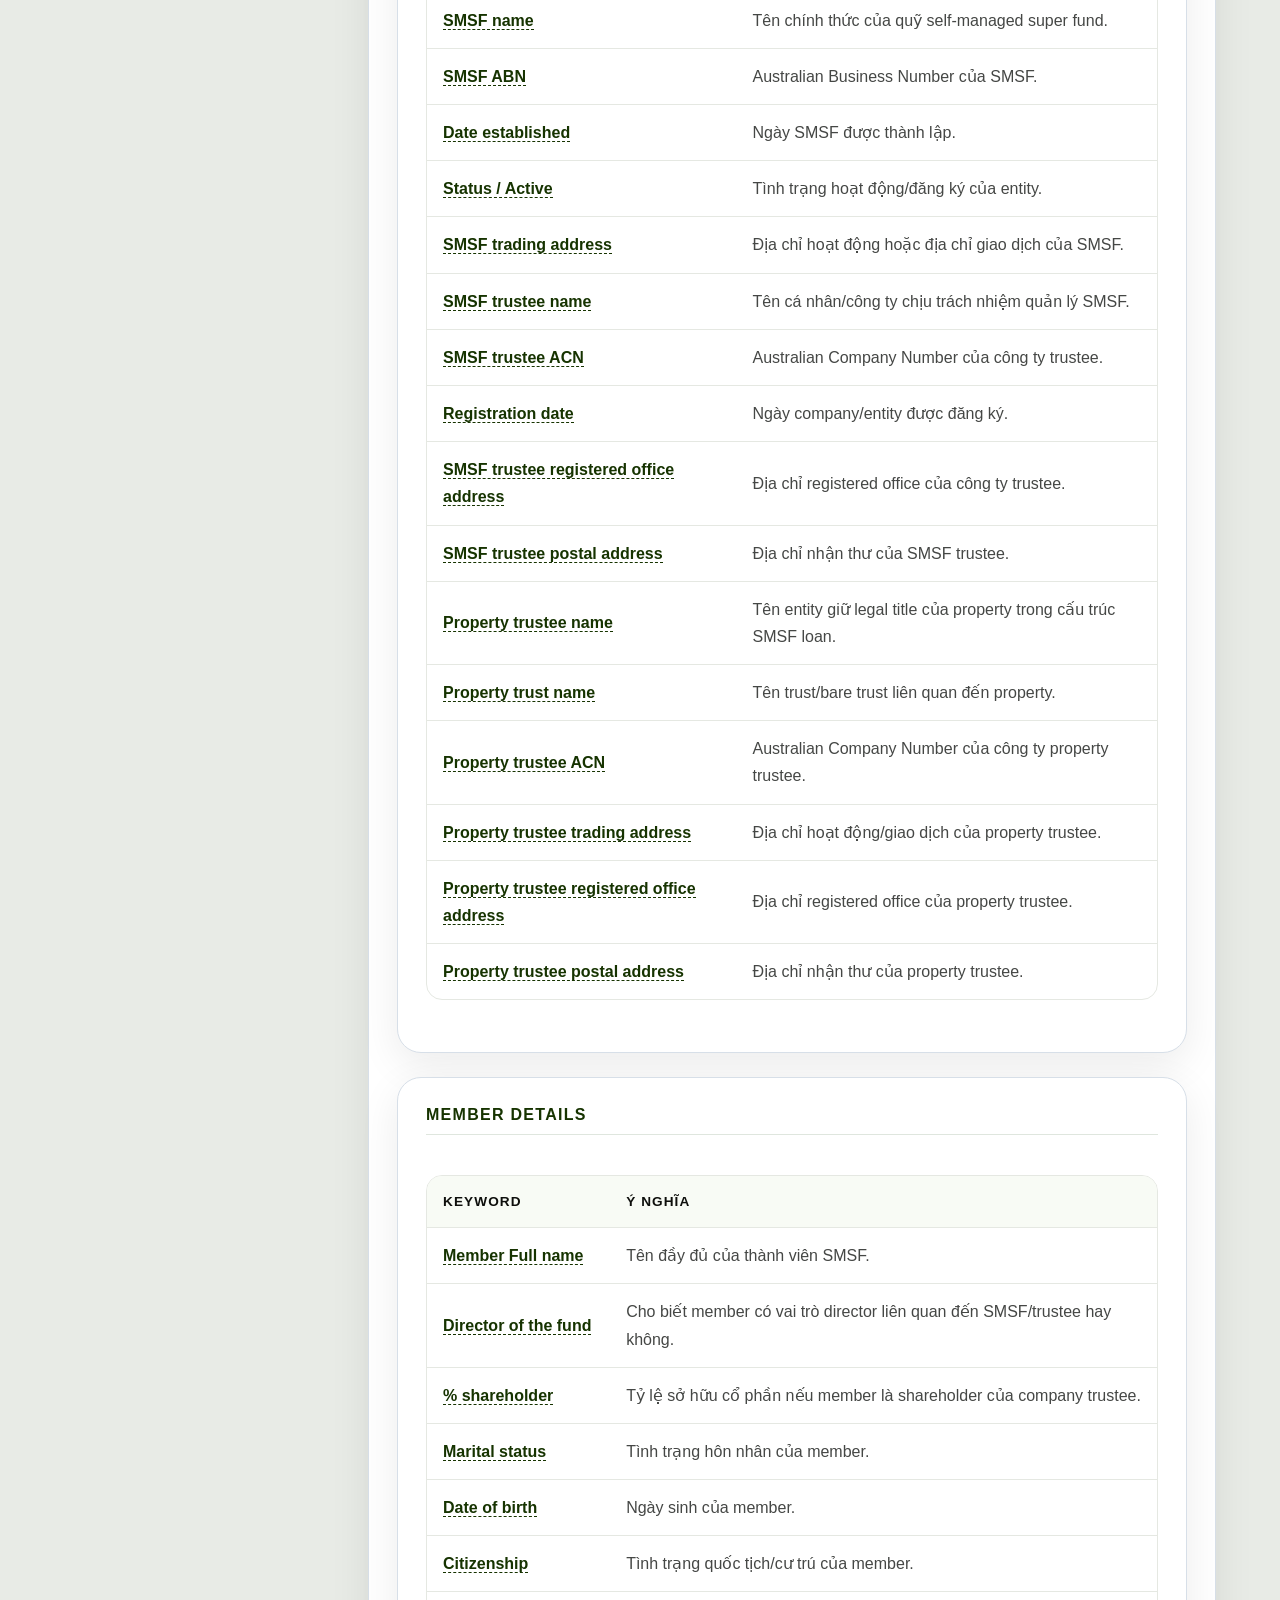
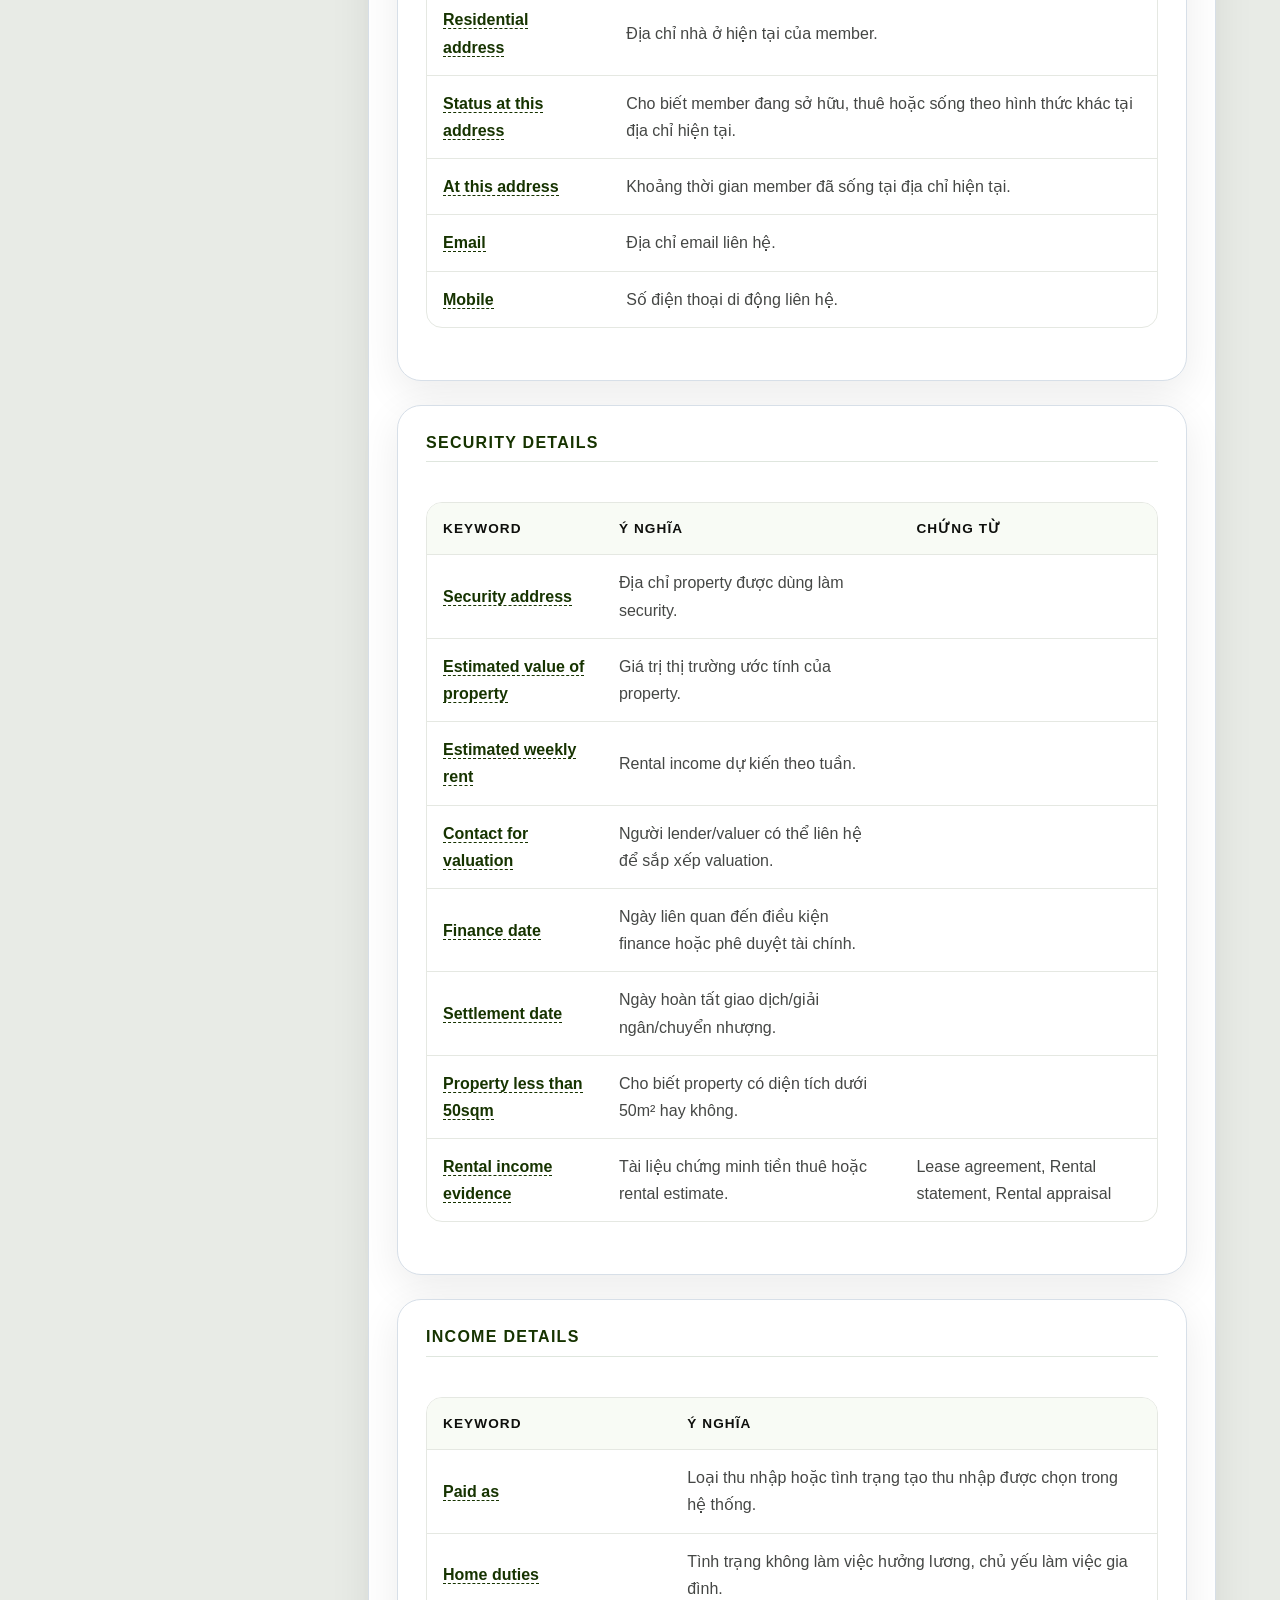
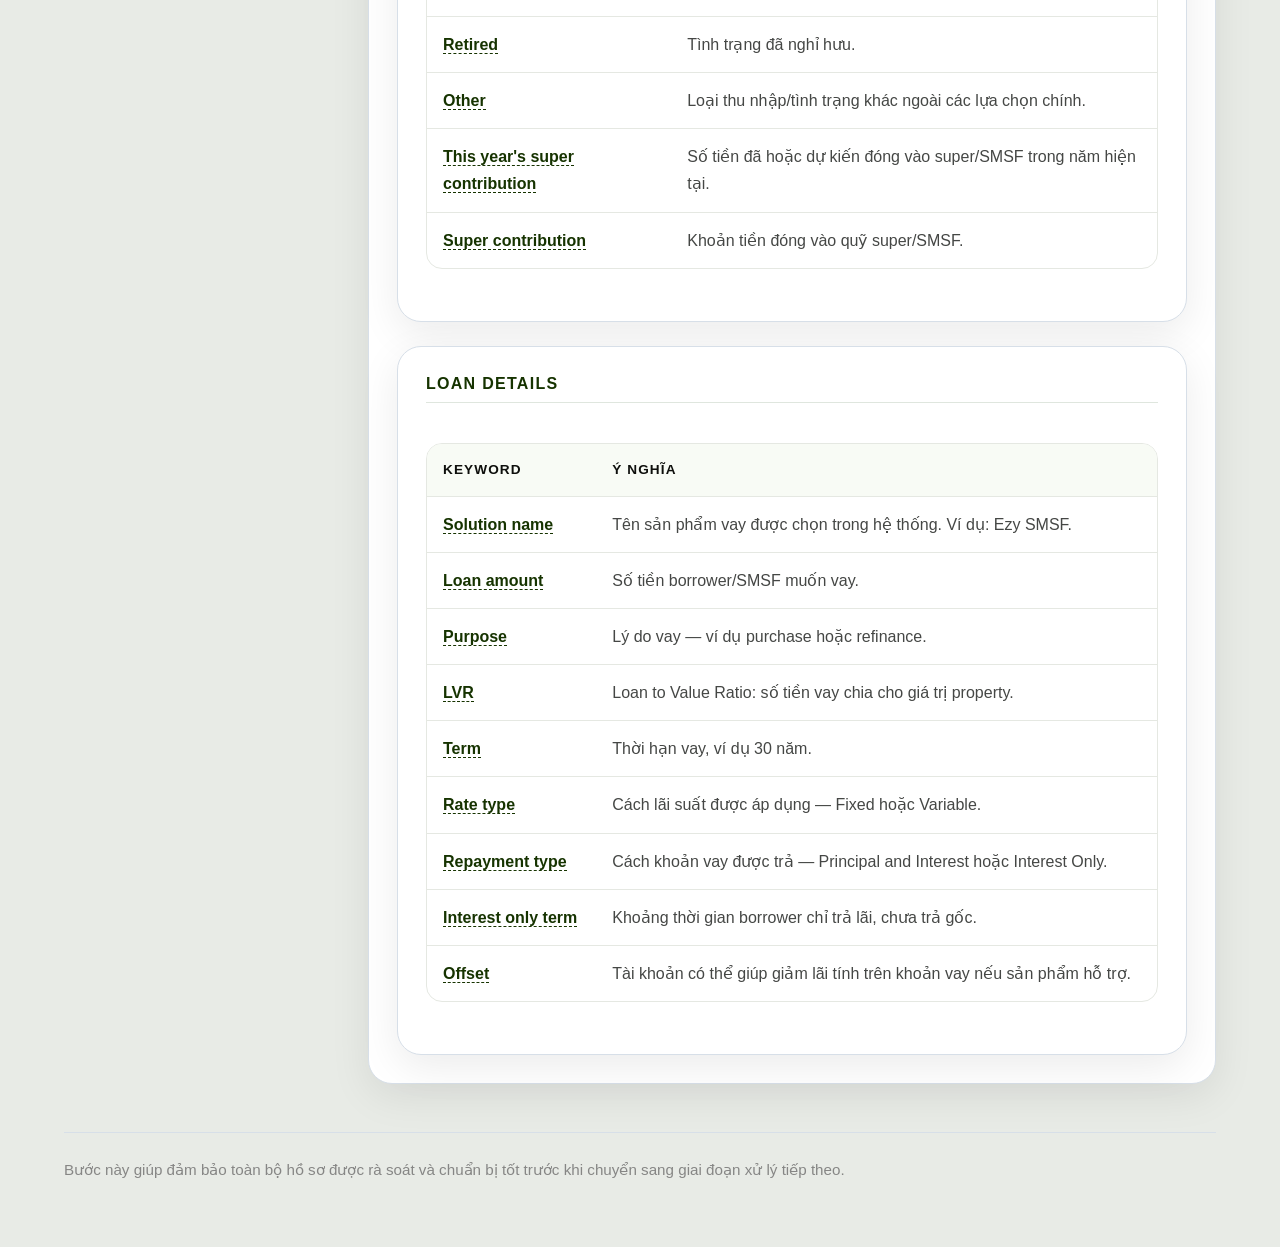
<file: docs/step-6-loan-summary.html>
<!DOCTYPE html>
<html lang="vi">
  <head>
    <meta charset="UTF-8" />
    <meta name="viewport" content="width=device-width, initial-scale=1.0" />
    <title>Step 6. Loan Summary</title>
    <link rel="stylesheet" href="styles.css" />
  </head>
  <body>
    <div class="page-shell">
      <header class="site-header">
        <div class="brand">
          <mark>SM</mark>
          <div class="brand-title">
            <p class="eyebrow">Step 6</p>
            <h1>Loan Summary — Review the application</h1>
          </div>
        </div>
        <div class="badge">Built from step 6 content</div>
      </header>

      <div class="page-layout">
        <aside class="sidebar">
          <div class="sidebar-card">
            <h2>Steps</h2>
            <nav>
              <ul class="sidebar-list">
                <li><a href="index.html">Home</a></li>
                <li><a href="step-1-solution.html">Step 1. Solution</a></li>
                <li><a href="step-2-security.html">Step 2. Security</a></li>
                <li><a href="step-3-smsf-details.html">Step 3. SMSF Details</a></li>
                <li><a href="step-4-income.html">Step 4. Income</a></li>
                <li><a href="step-5-financial-position.html">Step 5. Financial Position</a></li>
                <li><a class="active" href="step-6-loan-summary.html">Step 6. Loan Summary</a></li>
              </ul>
            </nav>
          </div>
        </aside>

        <section class="content">
          <article class="content-card">
            <h2>Step 6: Loan Summary — Review the application</h2>

            <section class="section-card">
              <h2>Mục đích</h2>
              <p>Phần này dùng để rà soát toàn bộ hồ sơ trước khi chuyển sang bước tiếp theo. Nó tổng hợp thông tin borrower, security, income, financial position và loan details.</p>
              <p>Nếu còn cảnh báo hoặc thiếu chứng từ, broker cần cập nhật trước khi tiếp tục.</p>
            </section>

            <section class="section-card">
              <h2>Review &amp; warnings</h2>
              <div class="table-wrap">
                <table>
                  <thead>
                    <tr>
                      <th>Keyword</th>
                      <th>Ý nghĩa</th>
                    </tr>
                  </thead>
                  <tbody>
                    <tr><td><strong>Loan Summary</strong></td><td>Phần tổng hợp thông tin khoản vay và hồ sơ trước khi tiếp tục.</td></tr>
                    <tr><td><strong>Review the application</strong></td><td>Bước kiểm tra lại thông tin đã nhập trong application.</td></tr>
                    <tr><td><strong>Warning</strong></td><td>Thông báo cho biết hồ sơ còn lỗi hoặc thiếu thông tin bắt buộc.</td></tr>
                    <tr><td><strong>Missing information required</strong></td><td>Các trường hoặc tài liệu cần bổ sung trước khi hồ sơ có thể tiếp tục.</td></tr>
                    <tr><td><strong>Security warning</strong></td><td>Lỗi hoặc thiếu chứng từ liên quan đến security property.</td></tr>
                    <tr><td><strong>Financial Position warning</strong></td><td>Lỗi hoặc thiếu chứng từ trong phần tài sản, nợ hoặc chi phí.</td></tr>
                    <tr><td><strong>Evidence of rental income required</strong></td><td>Cần upload tài liệu chứng minh rental income hoặc rental estimate.</td></tr>
                    <tr><td><strong>PDF upload required</strong></td><td>Cần upload file PDF làm chứng từ hỗ trợ.</td></tr>
                    <tr><td><strong>Please update</strong></td><td>Yêu cầu quay lại mục tương ứng để sửa hoặc bổ sung dữ liệu.</td></tr>
                    <tr><td><strong>Next</strong></td><td>Nút chuyển sang bước kế tiếp sau khi hồ sơ hợp lệ.</td></tr>
                  </tbody>
                </table>
              </div>
            </section>

            <section class="section-card">
              <h2>Borrower / SMSF details</h2>
              <div class="table-wrap">
                <table>
                  <thead>
                    <tr>
                      <th>Keyword</th>
                      <th>Ý nghĩa</th>
                    </tr>
                  </thead>
                  <tbody>
                    <tr><td><strong>SMSF name</strong></td><td>Tên chính thức của quỹ self-managed super fund.</td></tr>
                    <tr><td><strong>SMSF ABN</strong></td><td>Australian Business Number của SMSF.</td></tr>
                    <tr><td><strong>Date established</strong></td><td>Ngày SMSF được thành lập.</td></tr>
                    <tr><td><strong>Status / Active</strong></td><td>Tình trạng hoạt động/đăng ký của entity.</td></tr>
                    <tr><td><strong>SMSF trading address</strong></td><td>Địa chỉ hoạt động hoặc địa chỉ giao dịch của SMSF.</td></tr>
                    <tr><td><strong>SMSF trustee name</strong></td><td>Tên cá nhân/công ty chịu trách nhiệm quản lý SMSF.</td></tr>
                    <tr><td><strong>SMSF trustee ACN</strong></td><td>Australian Company Number của công ty trustee.</td></tr>
                    <tr><td><strong>Registration date</strong></td><td>Ngày company/entity được đăng ký.</td></tr>
                    <tr><td><strong>SMSF trustee registered office address</strong></td><td>Địa chỉ registered office của công ty trustee.</td></tr>
                    <tr><td><strong>SMSF trustee postal address</strong></td><td>Địa chỉ nhận thư của SMSF trustee.</td></tr>
                    <tr><td><strong>Property trustee name</strong></td><td>Tên entity giữ legal title của property trong cấu trúc SMSF loan.</td></tr>
                    <tr><td><strong>Property trust name</strong></td><td>Tên trust/bare trust liên quan đến property.</td></tr>
                    <tr><td><strong>Property trustee ACN</strong></td><td>Australian Company Number của công ty property trustee.</td></tr>
                    <tr><td><strong>Property trustee trading address</strong></td><td>Địa chỉ hoạt động/giao dịch của property trustee.</td></tr>
                    <tr><td><strong>Property trustee registered office address</strong></td><td>Địa chỉ registered office của property trustee.</td></tr>
                    <tr><td><strong>Property trustee postal address</strong></td><td>Địa chỉ nhận thư của property trustee.</td></tr>
                  </tbody>
                </table>
              </div>
            </section>

            <section class="section-card">
              <h2>Member details</h2>
              <div class="table-wrap">
                <table>
                  <thead>
                    <tr>
                      <th>Keyword</th>
                      <th>Ý nghĩa</th>
                    </tr>
                  </thead>
                  <tbody>
                    <tr><td><strong>Member Full name</strong></td><td>Tên đầy đủ của thành viên SMSF.</td></tr>
                    <tr><td><strong>Director of the fund</strong></td><td>Cho biết member có vai trò director liên quan đến SMSF/trustee hay không.</td></tr>
                    <tr><td><strong>% shareholder</strong></td><td>Tỷ lệ sở hữu cổ phần nếu member là shareholder của company trustee.</td></tr>
                    <tr><td><strong>Marital status</strong></td><td>Tình trạng hôn nhân của member.</td></tr>
                    <tr><td><strong>Date of birth</strong></td><td>Ngày sinh của member.</td></tr>
                    <tr><td><strong>Citizenship</strong></td><td>Tình trạng quốc tịch/cư trú của member.</td></tr>
                    <tr><td><strong>Residential address</strong></td><td>Địa chỉ nhà ở hiện tại của member.</td></tr>
                    <tr><td><strong>Status at this address</strong></td><td>Cho biết member đang sở hữu, thuê hoặc sống theo hình thức khác tại địa chỉ hiện tại.</td></tr>
                    <tr><td><strong>At this address</strong></td><td>Khoảng thời gian member đã sống tại địa chỉ hiện tại.</td></tr>
                    <tr><td><strong>Email</strong></td><td>Địa chỉ email liên hệ.</td></tr>
                    <tr><td><strong>Mobile</strong></td><td>Số điện thoại di động liên hệ.</td></tr>
                  </tbody>
                </table>
              </div>
            </section>

            <section class="section-card">
              <h2>Security details</h2>
              <div class="table-wrap">
                <table>
                  <thead>
                    <tr>
                      <th>Keyword</th>
                      <th>Ý nghĩa</th>
                      <th>Chứng từ</th>
                    </tr>
                  </thead>
                  <tbody>
                    <tr><td><strong>Security address</strong></td><td>Địa chỉ property được dùng làm security.</td><td></td></tr>
                    <tr><td><strong>Estimated value of property</strong></td><td>Giá trị thị trường ước tính của property.</td><td></td></tr>
                    <tr><td><strong>Estimated weekly rent</strong></td><td>Rental income dự kiến theo tuần.</td><td></td></tr>
                    <tr><td><strong>Contact for valuation</strong></td><td>Người lender/valuer có thể liên hệ để sắp xếp valuation.</td><td></td></tr>
                    <tr><td><strong>Finance date</strong></td><td>Ngày liên quan đến điều kiện finance hoặc phê duyệt tài chính.</td><td></td></tr>
                    <tr><td><strong>Settlement date</strong></td><td>Ngày hoàn tất giao dịch/giải ngân/chuyển nhượng.</td><td></td></tr>
                    <tr><td><strong>Property less than 50sqm</strong></td><td>Cho biết property có diện tích dưới 50m² hay không.</td><td></td></tr>
                    <tr><td><strong>Rental income evidence</strong></td><td>Tài liệu chứng minh tiền thuê hoặc rental estimate.</td><td>Lease agreement, Rental statement, Rental appraisal</td></tr>
                  </tbody>
                </table>
              </div>
            </section>

            <section class="section-card">
              <h2>Income details</h2>
              <div class="table-wrap">
                <table>
                  <thead>
                    <tr>
                      <th>Keyword</th>
                      <th>Ý nghĩa</th>
                    </tr>
                  </thead>
                  <tbody>
                    <tr><td><strong>Paid as</strong></td><td>Loại thu nhập hoặc tình trạng tạo thu nhập được chọn trong hệ thống.</td></tr>
                    <tr><td><strong>Home duties</strong></td><td>Tình trạng không làm việc hưởng lương, chủ yếu làm việc gia đình.</td></tr>
                    <tr><td><strong>Retired</strong></td><td>Tình trạng đã nghỉ hưu.</td></tr>
                    <tr><td><strong>Other</strong></td><td>Loại thu nhập/tình trạng khác ngoài các lựa chọn chính.</td></tr>
                    <tr><td><strong>This year's super contribution</strong></td><td>Số tiền đã hoặc dự kiến đóng vào super/SMSF trong năm hiện tại.</td></tr>
                    <tr><td><strong>Super contribution</strong></td><td>Khoản tiền đóng vào quỹ super/SMSF.</td></tr>
                  </tbody>
                </table>
              </div>
            </section>

            <section class="section-card">
              <h2>Loan details</h2>
              <div class="table-wrap">
                <table>
                  <thead>
                    <tr>
                      <th>Keyword</th>
                      <th>Ý nghĩa</th>
                    </tr>
                  </thead>
                  <tbody>
                    <tr><td><strong>Solution name</strong></td><td>Tên sản phẩm vay được chọn trong hệ thống. Ví dụ: Ezy SMSF.</td></tr>
                    <tr><td><strong>Loan amount</strong></td><td>Số tiền borrower/SMSF muốn vay.</td></tr>
                    <tr><td><strong>Purpose</strong></td><td>Lý do vay — ví dụ purchase hoặc refinance.</td></tr>
                    <tr><td><strong>LVR</strong></td><td>Loan to Value Ratio: số tiền vay chia cho giá trị property.</td></tr>
                    <tr><td><strong>Term</strong></td><td>Thời hạn vay, ví dụ 30 năm.</td></tr>
                    <tr><td><strong>Rate type</strong></td><td>Cách lãi suất được áp dụng — Fixed hoặc Variable.</td></tr>
                    <tr><td><strong>Repayment type</strong></td><td>Cách khoản vay được trả — Principal and Interest hoặc Interest Only.</td></tr>
                    <tr><td><strong>Interest only term</strong></td><td>Khoảng thời gian borrower chỉ trả lãi, chưa trả gốc.</td></tr>
                    <tr><td><strong>Offset</strong></td><td>Tài khoản có thể giúp giảm lãi tính trên khoản vay nếu sản phẩm hỗ trợ.</td></tr>
                  </tbody>
                </table>
              </div>
            </section>
          </article>
        </section>
      </div>

      <footer class="site-footer">
        Bước này giúp đảm bảo toàn bộ hồ sơ được rà soát và chuẩn bị tốt trước khi chuyển sang giai đoạn xử lý tiếp theo.
      </footer>
    </div>
    <script src="search.js"></script>
    <script src="search.js"></script>
  </body>
</html>
</file>
<file: docs/styles.css>
:root {
  color-scheme: light;
  --color-primary: #9fe870;
  --color-primary-active: #cdffad;
  --color-canvas: #ffffff;
  --color-canvas-soft: #e8ebe6;
  --color-ink: #0e0f0c;
  --color-ink-deep: #163300;
  --color-body: #454745;
  --color-mute: #868685;
  --color-positive: #2ead4b;
  --color-warning: #ffd11a;
  --color-border: #d7dfe8;
  --radius-xl: 24px;
  --radius-md: 16px;
  --radius-sm: 12px;
  --shadow-sm: 0 12px 40px rgba(14, 15, 12, 0.08);
  --max-width: 1200px;
}

* {
  box-sizing: border-box;
}

html {
  scroll-behavior: smooth;
}

body {
  margin: 0;
  min-height: 100vh;
  font-family: Inter, "Segoe UI", sans-serif;
  background: var(--color-canvas-soft);
  color: var(--color-body);
  line-height: 1.7;
}

img {
  max-width: 100%;
  display: block;
}

a {
  color: var(--color-ink);
  text-decoration: none;
}

a:hover {
  text-decoration: underline;
}

.page-shell {
  max-width: var(--max-width);
  margin: 0 auto;
  padding: 32px 24px 64px;
}

.site-header {
  display: flex;
  align-items: center;
  justify-content: space-between;
  gap: 20px;
  margin-bottom: 32px;
}

.brand {
  display: inline-flex;
  align-items: center;
  gap: 14px;
}

.brand mark {
  display: inline-flex;
  align-items: center;
  justify-content: center;
  width: 34px;
  height: 34px;
  border-radius: 14px;
  background: var(--color-primary);
  color: var(--color-ink);
  font-weight: 900;
}

.brand-title {
  display: flex;
  flex-direction: column;
  gap: 4px;
}

.brand-title .eyebrow {
  font-size: 0.82rem;
  color: var(--color-mute);
  text-transform: uppercase;
  letter-spacing: 0.14em;
}

.brand-title h1 {
  margin: 0;
  font-size: clamp(1.75rem, 2vw, 2.25rem);
  color: var(--color-ink);
  line-height: 1.05;
}

.site-footer {
  margin-top: 48px;
  padding-top: 24px;
  border-top: 1px solid var(--color-border);
  color: var(--color-mute);
  font-size: 0.95rem;
}

.page-layout {
  display: grid;
  grid-template-columns: 280px 1fr;
  gap: 24px;
}

.sidebar {
  position: sticky;
  top: 24px;
  align-self: start;
}

.sidebar-card,
.content-card,
.hero-card,
.section-card {
  background: var(--color-canvas);
  border-radius: var(--radius-xl);
  border: 1px solid var(--color-border);
  box-shadow: var(--shadow-sm);
}

.sidebar-card {
  padding: 24px;
}

.sidebar-card h2,
.section-card h2 {
  margin: 0 0 16px;
  font-size: 1rem;
  letter-spacing: 0.08em;
  text-transform: uppercase;
  color: var(--color-mute);
}

.sidebar-list {
  list-style: none;
  margin: 0;
  padding: 0;
  display: grid;
  gap: 12px;
}

.sidebar-list a {
  display: block;
  padding: 14px 16px;
  border-radius: var(--radius-md);
  background: #f8fbf5;
  border: 1px solid transparent;
  color: var(--color-ink);
  font-weight: 600;
}

.sidebar-list a:hover,
.sidebar-list a:focus-visible,
.sidebar-list a.active {
  background: var(--color-primary-active);
  border-color: var(--color-primary);
}

.content {
  display: grid;
  gap: 24px;
}

table {
  width: 100%;
  border-collapse: separate;
  border-spacing: 0;
  margin: 24px 0;
  border-radius: var(--radius-md);
  overflow: hidden;
  border: 1px solid #e5e8e2;
}

th,
td {
  text-align: left;
  padding: 14px 16px;
  border-bottom: 1px solid #e5e8e2;
}

td strong {
  cursor: pointer;
  border-bottom: 1px dashed var(--color-ink-deep);
  color: var(--color-ink-deep);
}

td strong:hover {
  color: var(--color-positive);
  border-bottom-color: var(--color-positive);
}

th {
  background: #f8fbf5;
  color: var(--color-ink);
  font-size: 0.85rem;
  text-transform: uppercase;
  letter-spacing: 0.08em;
}

tbody tr:last-child td {
  border-bottom: 0;
}

.table-wrap {
  overflow-x: auto;
}

.hero-card {
  padding: 32px;
  background: var(--color-canvas-soft);
  border: 1px solid transparent;
}

.hero-card h1 {
  margin: 0 0 18px;
  font-size: clamp(2.5rem, 4vw, 3.75rem);
  line-height: 0.95;
  letter-spacing: -0.04em;
  color: var(--color-ink-deep);
}

.hero-card p,
.content-card p,
.content-card li,
.section-card p,
.section-card li {
  color: var(--color-body);
}

.hero-card .eyebrow,
.section-eyebrow {
  display: inline-flex;
  margin-bottom: 16px;
  padding: 8px 14px;
  border-radius: 999px;
  background: var(--color-primary);
  color: var(--color-ink);
  font-size: 0.82rem;
  font-weight: 700;
  text-transform: uppercase;
  letter-spacing: 0.12em;
}

.content-card,
.section-card {
  padding: 28px;
}

.content-card {
  display: flex;
  flex-direction: column;
  gap: 24px;
}

.content-card h2,
.section-card h2,
article h2,
article h3,
article h4 {
  color: var(--color-ink-deep);
}

article h2 {
  margin-top: 0;
  font-size: 2rem;
  line-height: 1.1;
  border-bottom: 1px solid #dfe6de;
  padding-bottom: 10px;
  margin-bottom: 0;
}

article h3 {
  font-size: 1.28rem;
  line-height: 1.2;
  margin-top: 36px;
  margin-bottom: 16px;
}

article h4 {
  font-size: 1.05rem;
  line-height: 1.35;
  margin-top: 28px;
  margin-bottom: 12px;
  font-weight: 700;
  letter-spacing: -0.01em;
  border-left: 4px solid var(--color-primary);
  padding-left: 14px;
}

article p,
article li {
  font-size: 1rem;
  margin: 0 0 18px;
}

article ul {
  padding-left: 20px;
  margin: 0 0 20px;
}

article li {
  margin-bottom: 12px;
}

.badge {
  display: inline-flex;
  align-items: center;
  justify-content: center;
  padding: 10px 16px;
  border-radius: 999px;
  font-size: 0.9rem;
  font-weight: 700;
  background: var(--color-primary);
  color: var(--color-ink);
}

.callout {
  margin: 24px 0;
  padding: 22px 24px;
  border-left: 5px solid var(--color-primary);
  background: #f5fde8;
  border-radius: var(--radius-md);
  color: var(--color-body);
}

.section-card h2 {
  margin-top: 0;
}

.code-block {
  font-family: ui-monospace, SFMono-Regular, Menlo, Monaco, Consolas, "Liberation Mono", monospace;
  background: #f5f7f6;
  border: 1px solid #dbe1db;
  border-radius: var(--radius-sm);
  padding: 18px;
  overflow-x: auto;
}

@media (max-width: 1024px) {
  .page-layout {
    grid-template-columns: 1fr;
  }

  .sidebar {
    position: static;
    top: auto;
  }
}

@media (max-width: 680px) {
  .page-shell {
    padding: 20px 16px 40px;
  }

  .hero-card,
  .sidebar-card,
  .content-card,
  .section-card {
    padding: 24px;
  }

  .site-header {
    flex-direction: column;
    align-items: flex-start;
  }

  .brand-title h1 {
    font-size: 2rem;
  }
}
</file>
